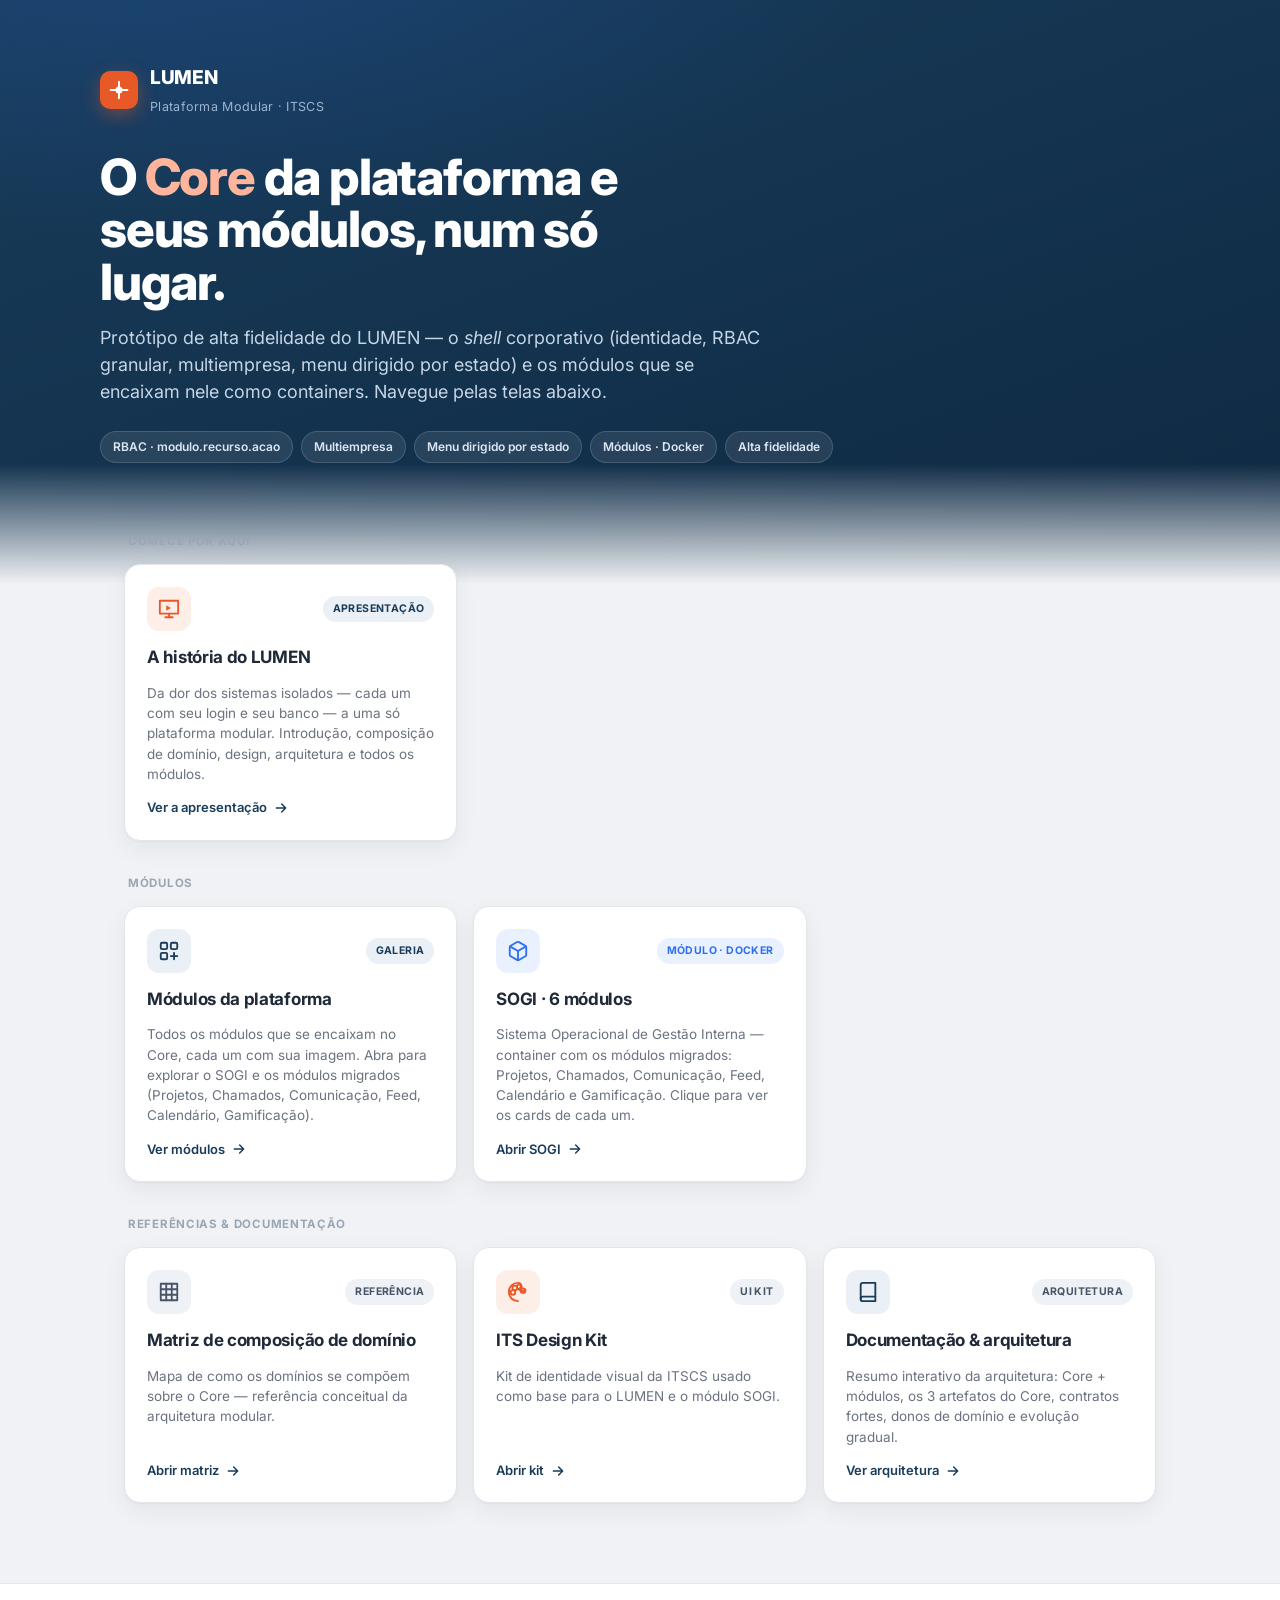
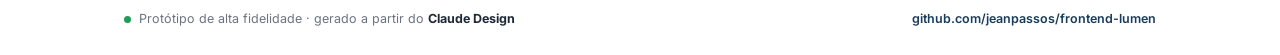
<file: index.html>
<!DOCTYPE html>
<html lang="pt-BR">
<head>
<meta charset="utf-8">
<meta name="viewport" content="width=device-width, initial-scale=1">
<title>LUMEN · Plataforma Modular — ITSCS</title>
<meta name="description" content="LUMEN Core — plataforma corporativa modular (Core + módulos). Protótipo de alta fidelidade.">
<link rel="preconnect" href="https://fonts.googleapis.com">
<link rel="preconnect" href="https://fonts.gstatic.com" crossorigin>
<link href="https://fonts.googleapis.com/css2?family=Inter:wght@400;500;600;700;800&family=JetBrains+Mono:wght@400;500;600&display=swap" rel="stylesheet">
<style>
  :root{
    --navy:#183c5a; --navy-2:#0f2942; --orange:#E85928; --blue:#2f6fed;
    --bg:#f0f2f5; --card:#ffffff; --border:#e3e7ec; --border-2:#eef0f3;
    --strong:#1f2937; --text:#374151; --muted:#6b7280; --muted-2:#9aa6b4;
    --ok:#1f9d57; --ok-bg:#e6f6ed; --sh:0 1px 2px rgba(16,30,45,.04),0 8px 24px rgba(16,30,45,.06);
  }
  *{box-sizing:border-box}
  html,body{margin:0}
  body{background:var(--bg);color:var(--text);font-family:Inter,system-ui,sans-serif;-webkit-font-smoothing:antialiased;line-height:1.5}
  .mono{font-family:'JetBrains Mono',ui-monospace,monospace}
  a{color:inherit;text-decoration:none}

  /* HERO */
  .hero{background:radial-gradient(1200px 500px at 15% -10%,rgba(46,111,237,.18),transparent 60%),linear-gradient(160deg,var(--navy),var(--navy-2));color:#eaf1f8;padding:64px 24px 120px;position:relative;overflow:hidden}
  .hero::after{content:"";position:absolute;inset:auto 0 -1px 0;height:120px;background:linear-gradient(to bottom,transparent,var(--bg))}
  .wrap{max-width:1080px;margin:0 auto}
  .brand{display:flex;align-items:center;gap:12px;margin-bottom:34px}
  .logo{width:38px;height:38px;border-radius:10px;background:var(--orange);display:grid;place-items:center;box-shadow:0 6px 18px rgba(232,89,40,.4)}
  .logo svg{display:block}
  .brand b{font-weight:800;font-size:19px;letter-spacing:-.3px;color:#fff}
  .brand span{color:#9db4cc;font-size:12.5px;letter-spacing:.3px}
  .hero h1{font-size:clamp(30px,5vw,50px);line-height:1.05;letter-spacing:-1.2px;font-weight:800;color:#fff;margin:0 0 16px;max-width:16ch}
  .hero h1 em{font-style:normal;color:#ffb59b}
  .hero p{font-size:clamp(15px,2vw,18px);color:#c6d5e6;max-width:60ch;margin:0 0 26px}
  .chips{display:flex;flex-wrap:wrap;gap:8px}
  .chip{font-size:12px;font-weight:600;padding:6px 12px;border-radius:20px;background:rgba(255,255,255,.09);border:1px solid rgba(255,255,255,.14);color:#dbe6f2}

  /* GRID */
  .stage{max-width:1080px;margin:-84px auto 0;padding:0 24px 80px;position:relative;z-index:2}
  .sec-label{font-size:11.5px;font-weight:700;letter-spacing:.7px;text-transform:uppercase;color:var(--muted-2);margin:34px 4px 14px}
  .grid{display:grid;grid-template-columns:repeat(auto-fill,minmax(320px,1fr));gap:16px}
  .card{background:var(--card);border:1px solid var(--border);border-radius:16px;padding:22px;box-shadow:var(--sh);display:flex;flex-direction:column;gap:12px;transition:transform .18s ease,box-shadow .18s ease,border-color .18s ease}
  .card:hover{transform:translateY(-3px);box-shadow:0 2px 4px rgba(16,30,45,.05),0 18px 40px rgba(16,30,45,.12);border-color:#d3dbe4}
  .card .top{display:flex;align-items:center;justify-content:space-between;gap:10px}
  .ico{width:44px;height:44px;border-radius:12px;display:grid;place-items:center;flex:none}
  .ico.navy{background:#eaf0f6;color:var(--navy)}
  .ico.blue{background:#e9f1ff;color:var(--blue)}
  .ico.orange{background:#fdeee8;color:var(--orange)}
  .ico.slate{background:#eef1f5;color:#475569}
  .seal{font-size:10.5px;font-weight:700;letter-spacing:.4px;text-transform:uppercase;padding:5px 10px;border-radius:20px;white-space:nowrap}
  .seal.core{background:#eaf0f6;color:var(--navy)}
  .seal.mod{background:#e9f1ff;color:var(--blue)}
  .seal.ext{background:#fdf2e0;color:#b06a00}
  .seal.ref{background:#eef1f5;color:#475569}
  .card h3{margin:2px 0 0;font-size:17px;font-weight:700;letter-spacing:-.3px;color:var(--strong)}
  .card p{margin:0;font-size:13.5px;color:var(--muted);flex:1}
  .card .go{display:inline-flex;align-items:center;gap:6px;font-size:13px;font-weight:600;color:var(--navy);margin-top:2px}
  .card:hover .go{color:var(--orange)}
  .card .go svg{transition:transform .18s ease}
  .card:hover .go svg{transform:translateX(3px)}
  .card.disabled{opacity:1}
  .card.disabled .go{color:var(--muted-2)}

  /* FOOTER */
  footer{border-top:1px solid var(--border);background:#fff}
  .foot{max-width:1080px;margin:0 auto;padding:26px 24px;display:flex;flex-wrap:wrap;gap:14px;align-items:center;justify-content:space-between;font-size:12.5px;color:var(--muted)}
  .foot a{color:var(--navy);font-weight:600}
  .dot{width:7px;height:7px;border-radius:50%;background:var(--ok);display:inline-block;box-shadow:0 0 0 0 rgba(31,157,87,.5);animation:pulse 2s infinite}
  @keyframes pulse{0%{box-shadow:0 0 0 0 rgba(31,157,87,.5)}70%{box-shadow:0 0 0 7px rgba(31,157,87,0)}100%{box-shadow:0 0 0 0 rgba(31,157,87,0)}}
  @media(max-width:520px){.hero{padding:44px 20px 110px}.stage{padding:0 16px 60px}}

  /* === TV / telas grandes: adapta e amplia (sem zoom) === */
  @media(min-width:1600px){
    .wrap,.stage,.foot{max-width:1320px}
    .hero{padding:80px 24px 132px}
    .hero h1{font-size:clamp(30px,5vw,60px)}
    .hero p{font-size:21px;max-width:70ch}
    .chip{font-size:14px;padding:8px 15px}
    .sec-label{font-size:13px}
    .grid{gap:22px}
    .card{padding:26px}
    .ico{width:52px;height:52px}
    .card h3{font-size:20px}
    .card p{font-size:15.5px}
    .card .go{font-size:15px}
    .seal{font-size:12px}
  }
  @media(min-width:2560px){.wrap,.stage,.foot{max-width:2000px}}
</style>
</head>
<body>
  <header class="hero">
    <div class="wrap">
      <div class="brand">
        <div class="logo"><svg width="20" height="20" viewBox="0 0 24 24" fill="none"><path d="M12 2v20M2 12h20" stroke="#fff" stroke-width="2.4" stroke-linecap="round"/><circle cx="12" cy="12" r="4.2" fill="#fff"/></svg></div>
        <div>
          <b>LUMEN</b><br>
          <span>Plataforma Modular · ITSCS</span>
        </div>
      </div>
      <h1>O <em>Core</em> da plataforma e seus módulos, num só lugar.</h1>
      <p>Protótipo de alta fidelidade do LUMEN — o <em>shell</em> corporativo (identidade, RBAC granular, multiempresa, menu dirigido por estado) e os módulos que se encaixam nele como containers. Navegue pelas telas abaixo.</p>
      <div class="chips">
        <span class="chip">RBAC · modulo.recurso.acao</span>
        <span class="chip">Multiempresa</span>
        <span class="chip">Menu dirigido por estado</span>
        <span class="chip">Módulos · Docker</span>
        <span class="chip">Alta fidelidade</span>
      </div>
    </div>
  </header>

  <main class="stage">
    <div class="sec-label">Comece por aqui</div>
    <div class="grid">
      <a class="card" href="apresentacao/">
        <div class="top">
          <div class="ico orange"><svg width="22" height="22" viewBox="0 0 24 24" fill="none" stroke="currentColor" stroke-width="2" stroke-linecap="round" stroke-linejoin="round"><path d="M2 3h20v14H2z"/><path d="M12 17v4M8 21h8"/><path d="M9 8l5 3-5 3V8z" fill="currentColor" stroke="none"/></svg></div>
          <span class="seal core">Apresentação</span>
        </div>
        <h3>A história do LUMEN</h3>
        <p>Da dor dos sistemas isolados — cada um com seu login e seu banco — a uma só plataforma modular. Introdução, composição de domínio, design, arquitetura e todos os módulos.</p>
        <span class="go">Ver a apresentação <svg width="16" height="16" viewBox="0 0 24 24" fill="none" stroke="currentColor" stroke-width="2.2" stroke-linecap="round" stroke-linejoin="round"><path d="M5 12h14M13 6l6 6-6 6"/></svg></span>
      </a>
    </div>

    <div class="sec-label">Módulos</div>
    <div class="grid">
      <a class="card" href="modulos/">
        <div class="top">
          <div class="ico navy"><svg width="22" height="22" viewBox="0 0 24 24" fill="none" stroke="currentColor" stroke-width="2" stroke-linecap="round" stroke-linejoin="round"><rect x="3" y="3" width="7" height="7" rx="1.5"/><rect x="14" y="3" width="7" height="7" rx="1.5"/><rect x="3" y="14" width="7" height="7" rx="1.5"/><path d="M14 17.5h7M17.5 14v7"/></svg></div>
          <span class="seal core">Galeria</span>
        </div>
        <h3>Módulos da plataforma</h3>
        <p>Todos os módulos que se encaixam no Core, cada um com sua imagem. Abra para explorar o SOGI e os módulos migrados (Projetos, Chamados, Comunicação, Feed, Calendário, Gamificação).</p>
        <span class="go">Ver módulos <svg width="16" height="16" viewBox="0 0 24 24" fill="none" stroke="currentColor" stroke-width="2.2" stroke-linecap="round" stroke-linejoin="round"><path d="M5 12h14M13 6l6 6-6 6"/></svg></span>
      </a>

      <a class="card" href="modulos/sogi.html">
        <div class="top">
          <div class="ico blue"><svg width="22" height="22" viewBox="0 0 24 24" fill="none" stroke="currentColor" stroke-width="2" stroke-linecap="round" stroke-linejoin="round"><path d="M21 16V8a2 2 0 0 0-1-1.73l-7-4a2 2 0 0 0-2 0l-7 4A2 2 0 0 0 3 8v8a2 2 0 0 0 1 1.73l7 4a2 2 0 0 0 2 0l7-4A2 2 0 0 0 21 16z"/><path d="M3.3 7 12 12l8.7-5M12 22V12"/></svg></div>
          <span class="seal mod">Módulo · Docker</span>
        </div>
        <h3>SOGI · 6 módulos</h3>
        <p>Sistema Operacional de Gestão Interna — container com os módulos migrados: Projetos, Chamados, Comunicação, Feed, Calendário e Gamificação. Clique para ver os cards de cada um.</p>
        <span class="go">Abrir SOGI <svg width="16" height="16" viewBox="0 0 24 24" fill="none" stroke="currentColor" stroke-width="2.2" stroke-linecap="round" stroke-linejoin="round"><path d="M5 12h14M13 6l6 6-6 6"/></svg></span>
      </a>
    </div>

    <div class="sec-label">Referências &amp; documentação</div>
    <div class="grid">
      <a class="card" href="extras/matriz-composicao-dominio.html">
        <div class="top">
          <div class="ico slate"><svg width="22" height="22" viewBox="0 0 24 24" fill="none" stroke="currentColor" stroke-width="2" stroke-linecap="round" stroke-linejoin="round"><path d="M3 3h18v18H3z"/><path d="M3 9h18M3 15h18M9 3v18M15 3v18"/></svg></div>
          <span class="seal ref">Referência</span>
        </div>
        <h3>Matriz de composição de domínio</h3>
        <p>Mapa de como os domínios se compõem sobre o Core — referência conceitual da arquitetura modular.</p>
        <span class="go">Abrir matriz <svg width="16" height="16" viewBox="0 0 24 24" fill="none" stroke="currentColor" stroke-width="2.2" stroke-linecap="round" stroke-linejoin="round"><path d="M5 12h14M13 6l6 6-6 6"/></svg></span>
      </a>

      <a class="card" href="extras/its-design-kit.html">
        <div class="top">
          <div class="ico orange"><svg width="22" height="22" viewBox="0 0 24 24" fill="none" stroke="currentColor" stroke-width="2" stroke-linecap="round" stroke-linejoin="round"><circle cx="13.5" cy="6.5" r="2.5"/><circle cx="17.5" cy="10.5" r="2.5"/><circle cx="8.5" cy="7.5" r="2.5"/><circle cx="6.5" cy="12.5" r="2.5"/><path d="M12 22a10 10 0 1 1 0-20c4 0 4 4 2 6s2 4 6 2"/></svg></div>
          <span class="seal ref">UI Kit</span>
        </div>
        <h3>ITS Design Kit</h3>
        <p>Kit de identidade visual da ITSCS usado como base para o LUMEN e o módulo SOGI.</p>
        <span class="go">Abrir kit <svg width="16" height="16" viewBox="0 0 24 24" fill="none" stroke="currentColor" stroke-width="2.2" stroke-linecap="round" stroke-linejoin="round"><path d="M5 12h14M13 6l6 6-6 6"/></svg></span>
      </a>

      <a class="card" href="arquitetura.html">
        <div class="top">
          <div class="ico navy"><svg width="22" height="22" viewBox="0 0 24 24" fill="none" stroke="currentColor" stroke-width="2" stroke-linecap="round" stroke-linejoin="round"><path d="M4 19.5A2.5 2.5 0 0 1 6.5 17H20"/><path d="M6.5 2H20v20H6.5A2.5 2.5 0 0 1 4 19.5v-15A2.5 2.5 0 0 1 6.5 2z"/></svg></div>
          <span class="seal ref">Arquitetura</span>
        </div>
        <h3>Documentação &amp; arquitetura</h3>
        <p>Resumo interativo da arquitetura: Core + módulos, os 3 artefatos do Core, contratos fortes, donos de domínio e evolução gradual.</p>
        <span class="go">Ver arquitetura <svg width="16" height="16" viewBox="0 0 24 24" fill="none" stroke="currentColor" stroke-width="2.2" stroke-linecap="round" stroke-linejoin="round"><path d="M5 12h14M13 6l6 6-6 6"/></svg></span>
      </a>
    </div>
  </main>

  <footer>
    <div class="foot">
      <div><span class="dot"></span>&nbsp; Protótipo de alta fidelidade · gerado a partir do <b style="color:var(--strong)">Claude Design</b></div>
      <div><a href="https://github.com/jeanpassos/frontend-lumen">github.com/jeanpassos/frontend-lumen</a></div>
    </div>
  </footer>
</body>
</html>
</file>
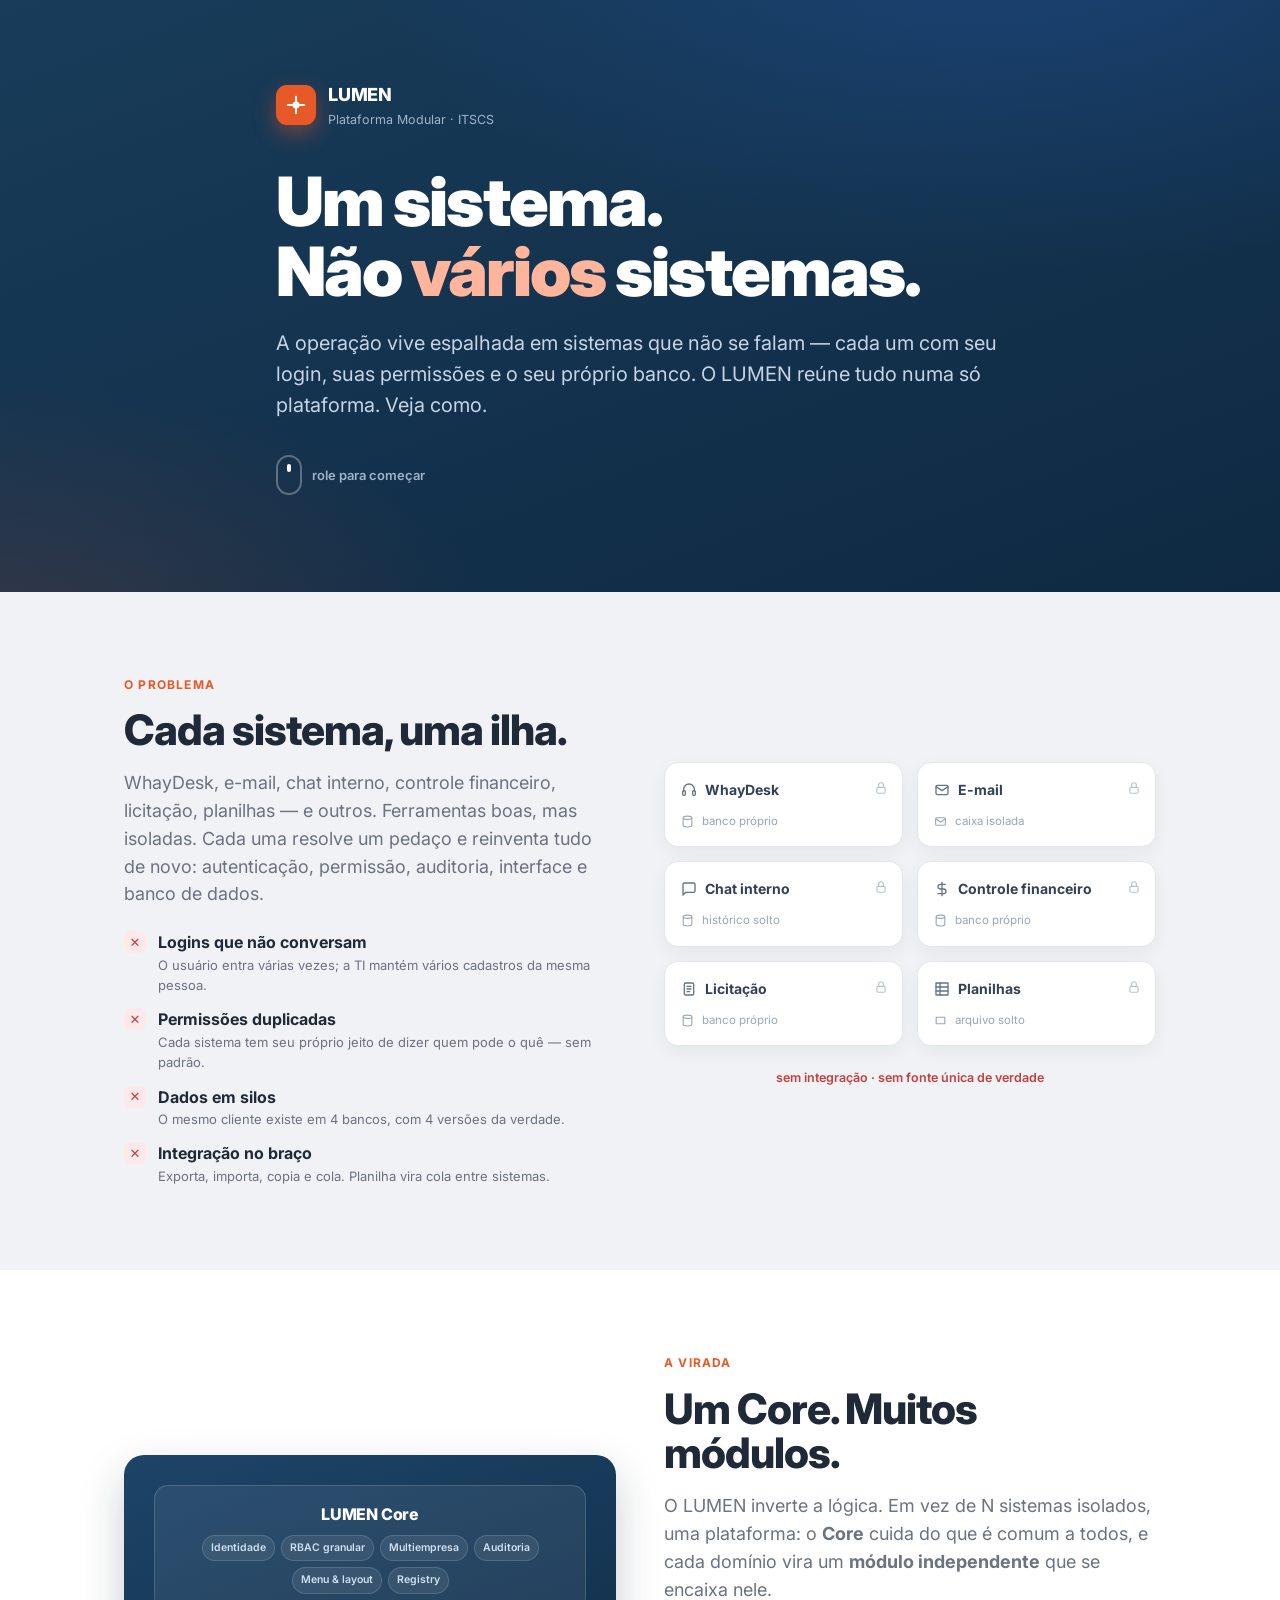
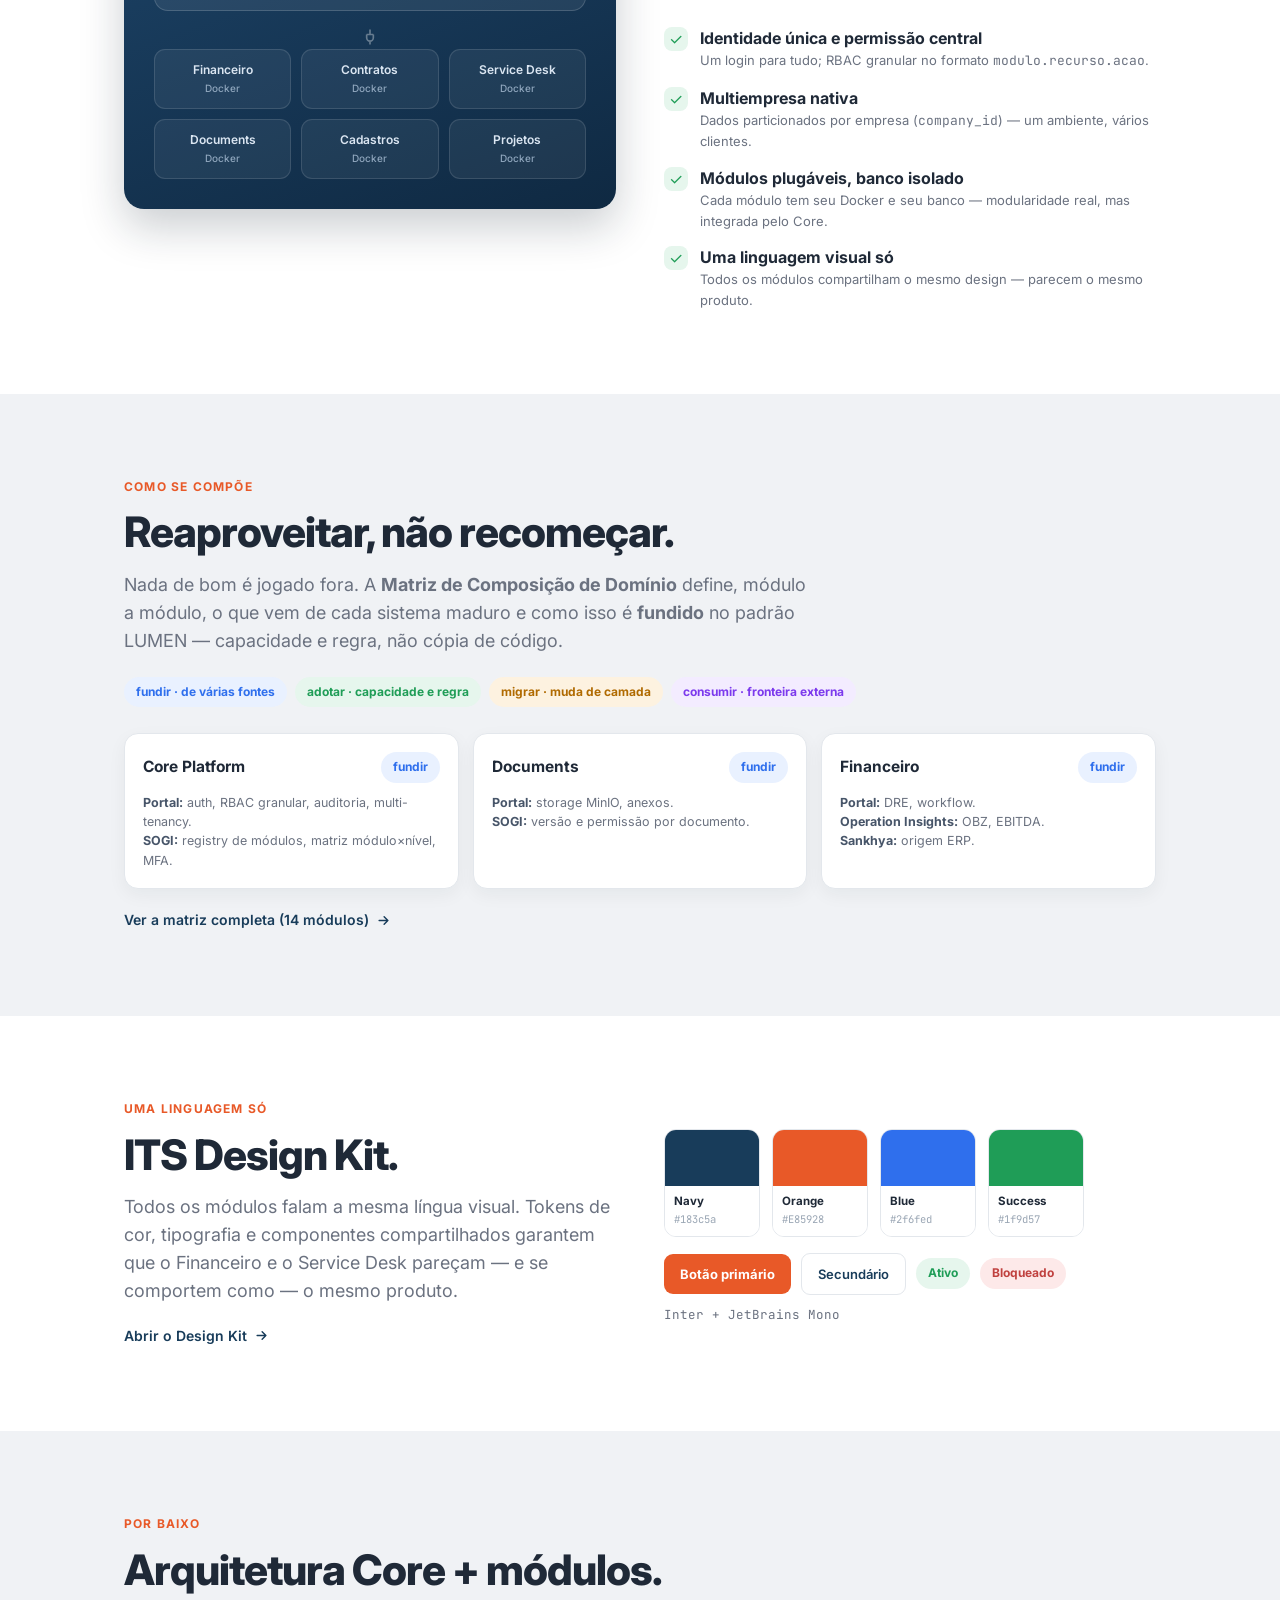
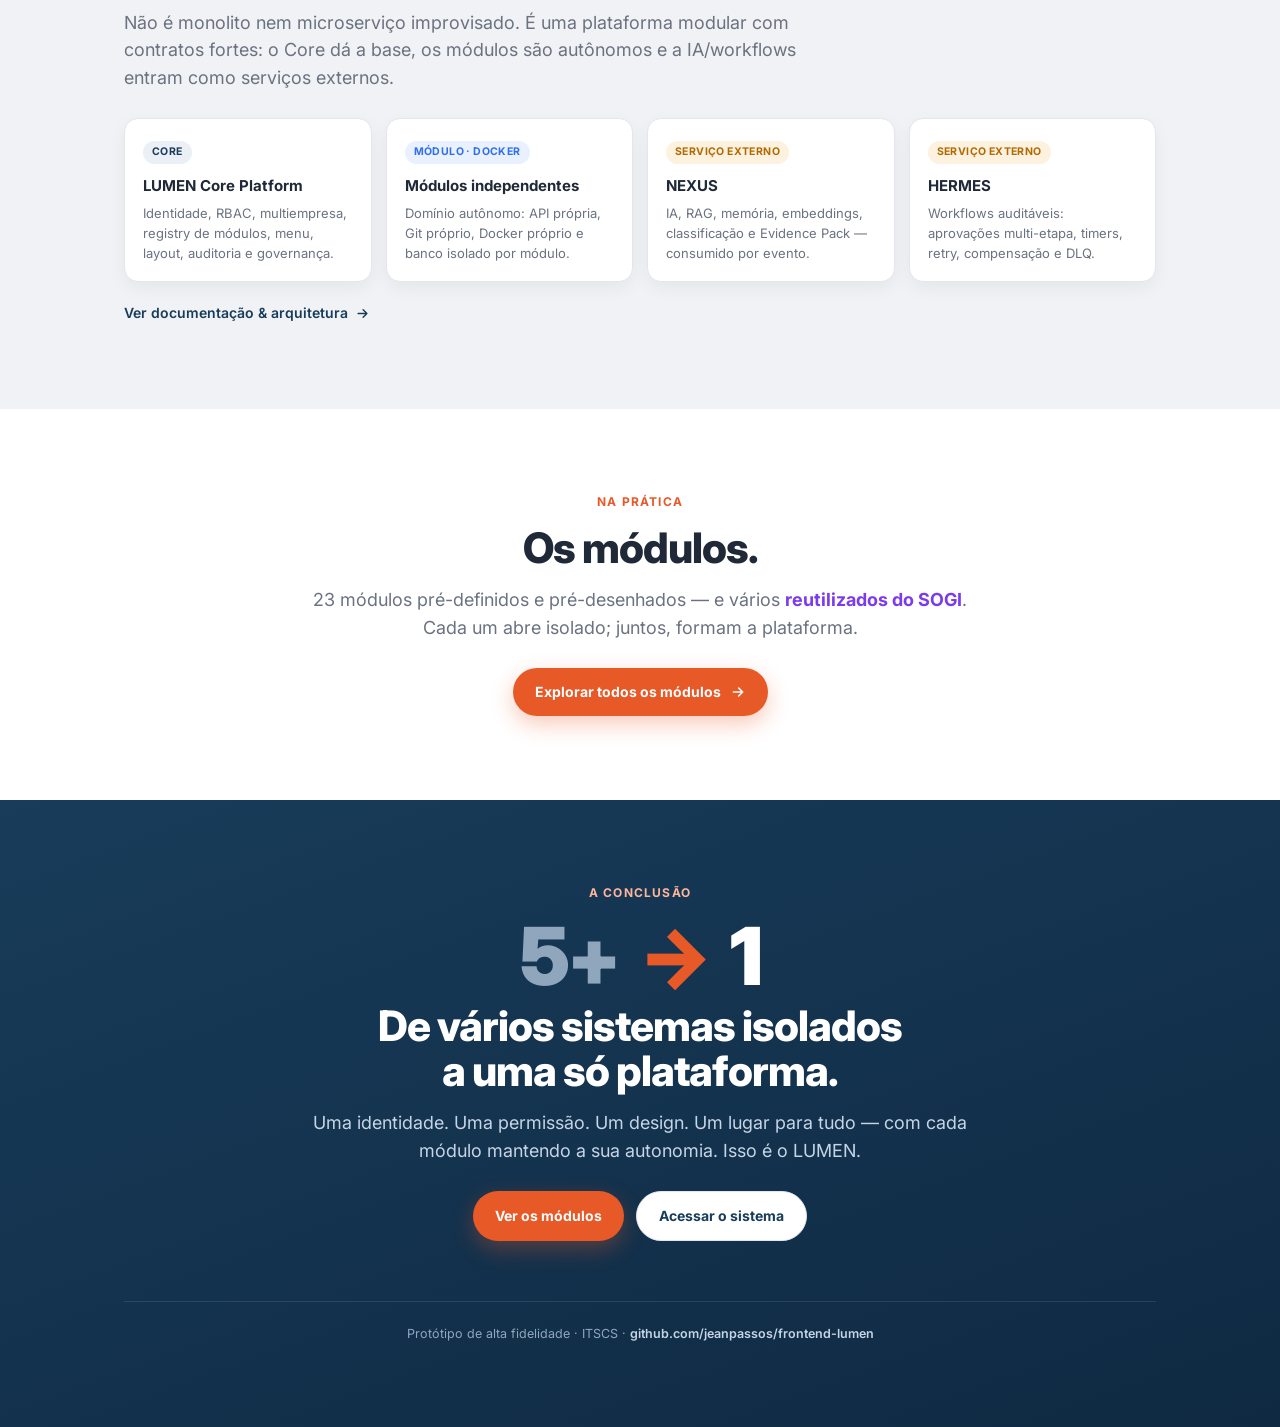
<file: apresentacao/index.html>
<!DOCTYPE html>
<html lang="pt-BR">
<head>
<meta charset="utf-8">
<meta name="viewport" content="width=device-width, initial-scale=1">
<title>LUMEN — De sistemas isolados a uma só plataforma · ITSCS</title>
<meta name="description" content="A história do LUMEN: da dor dos sistemas isolados a uma plataforma modular (Core + módulos).">
<link rel="preconnect" href="https://fonts.googleapis.com">
<link href="https://fonts.googleapis.com/css2?family=Inter:wght@400;500;600;700;800;900&family=JetBrains+Mono:wght@400;500;600&display=swap" rel="stylesheet">
<style>
  :root{
    --navy:#183c5a;--navy2:#0f2942;--orange:#E85928;--blue:#2f6fed;--sogi:#7c3aed;
    --bg:#f0f2f5;--card:#fff;--border:#e3e7ec;--strong:#1f2937;--text:#374151;--muted:#6b7280;--muted2:#9aa6b4;
    --danger:#c0413f;--ok:#1f9d57;
  }
  *{box-sizing:border-box}html{scroll-behavior:smooth}body{margin:0;background:var(--bg);color:var(--text);font-family:Inter,system-ui,sans-serif;-webkit-font-smoothing:antialiased;line-height:1.55}
  a{color:inherit;text-decoration:none}.mono{font-family:'JetBrains Mono',ui-monospace,monospace}
  .wrap{max-width:1080px;margin:0 auto;padding:0 24px}
  .eyebrow{font-size:12px;font-weight:700;letter-spacing:1.2px;text-transform:uppercase;color:var(--orange);margin:0 0 14px}
  h2{font-size:clamp(26px,4vw,42px);line-height:1.06;letter-spacing:-1px;font-weight:800;color:var(--strong);margin:0 0 16px}
  .lead{font-size:clamp(15px,1.8vw,18px);color:var(--muted);max-width:62ch;margin:0}
  section{padding:84px 0}
  .reveal{opacity:0;transform:translateY(18px);transition:opacity .6s ease,transform .6s ease}
  .reveal.in{opacity:1;transform:none}

  /* progress bar */
  .progress{position:fixed;top:0;left:0;height:3px;background:linear-gradient(to right,var(--orange),var(--blue));width:0;z-index:100;transition:width .1s linear}

  /* HERO */
  .hero{display:flex;align-items:center;background:radial-gradient(1200px 600px at 80% -10%,rgba(46,111,237,.22),transparent 55%),radial-gradient(900px 500px at 0% 110%,rgba(232,89,40,.16),transparent 55%),linear-gradient(160deg,var(--navy),var(--navy2));color:#eaf1f8;position:relative;overflow:hidden}
  .hero .wrap{padding-top:clamp(64px,9vh,120px);padding-bottom:clamp(72px,10vh,130px)}
  .hbrand{display:flex;align-items:center;gap:12px;margin-bottom:38px}
  .hlogo{width:40px;height:40px;border-radius:11px;background:var(--orange);display:grid;place-items:center;box-shadow:0 8px 22px rgba(232,89,40,.45)}
  .hbrand b{color:#fff;font-weight:800;font-size:18px;letter-spacing:-.2px}
  .hbrand span{color:#9db4cc;font-size:12.5px;display:block;margin-top:1px}
  .hero h1{font-size:clamp(34px,6.2vw,68px);line-height:1.02;letter-spacing:-2px;font-weight:900;color:#fff;margin:0 0 22px;max-width:15ch}
  .hero h1 em{font-style:normal;color:#ffb59b}
  .hero p{font-size:clamp(16px,2vw,20px);color:#c6d5e6;max-width:56ch;margin:0 0 34px}
  .scrollcue{display:inline-flex;align-items:center;gap:10px;color:#9db4cc;font-size:13px;font-weight:600}
  .scrollcue .m{width:26px;height:40px;border:2px solid rgba(255,255,255,.3);border-radius:14px;position:relative}
  .scrollcue .m::after{content:"";position:absolute;left:50%;top:7px;width:4px;height:8px;background:#fff;border-radius:3px;transform:translateX(-50%);animation:wheel 1.6s infinite}
  @keyframes wheel{0%{opacity:0;transform:translate(-50%,0)}30%{opacity:1}60%{opacity:1;transform:translate(-50%,10px)}100%{opacity:0;transform:translate(-50%,10px)}}

  /* generic split */
  .split{display:grid;grid-template-columns:1fr 1fr;gap:48px;align-items:center}
  @media(max-width:820px){.split{grid-template-columns:1fr;gap:32px}}

  /* PAIN diagram */
  .silos{display:grid;grid-template-columns:repeat(2,1fr);gap:14px}
  .silo{background:var(--card);border:1px solid var(--border);border-radius:14px;padding:16px;position:relative;box-shadow:0 6px 18px rgba(16,30,45,.05)}
  .silo .nm{font-weight:700;color:#334155;font-size:14px;display:flex;align-items:center;gap:8px}
  .silo .db{margin-top:12px;display:flex;align-items:center;gap:8px;color:var(--muted2);font-size:11.5px}
  .silo .lock{position:absolute;top:14px;right:14px;color:#b9c3cf}
  .silo .iso{margin-top:10px;font-size:10px;font-weight:700;letter-spacing:.3px;text-transform:uppercase;color:#c0413f;background:#fdeceb;display:inline-block;padding:2px 7px;border-radius:6px}
  .painlist{list-style:none;padding:0;margin:22px 0 0;display:grid;gap:12px}
  .painlist li{display:flex;gap:12px;align-items:flex-start}
  .painlist .x{flex:none;width:22px;height:22px;border-radius:7px;background:#fde9e9;color:var(--danger);display:grid;place-items:center;font-weight:800;font-size:13px;margin-top:1px}
  .painlist b{color:var(--strong)}
  .painlist small{color:var(--muted);display:block;font-size:13px}

  /* SOLUTION diagram */
  .coredia{background:linear-gradient(160deg,#1d4468,#0f2942);border-radius:20px;padding:30px;color:#eaf1f8;box-shadow:0 18px 44px rgba(16,30,45,.22)}
  .corebox{background:rgba(255,255,255,.07);border:1px solid rgba(255,255,255,.16);border-radius:14px;padding:16px 18px;text-align:center;margin-bottom:16px}
  .corebox b{color:#fff;font-size:16px;font-weight:800;letter-spacing:-.2px}
  .corebox .caps{margin-top:8px;display:flex;flex-wrap:wrap;gap:6px;justify-content:center}
  .cap{font-size:10.5px;font-weight:600;color:#cfe0f0;background:rgba(255,255,255,.08);border:1px solid rgba(255,255,255,.14);padding:4px 8px;border-radius:20px}
  .plug{display:flex;align-items:center;justify-content:center;color:rgba(255,255,255,.35);margin:2px 0}
  .mods{display:grid;grid-template-columns:repeat(3,1fr);gap:10px}
  .modchip{background:rgba(255,255,255,.06);border:1px solid rgba(255,255,255,.12);border-radius:11px;padding:11px 8px;text-align:center;font-size:12px;font-weight:600;color:#dbe6f2}
  .modchip span{display:block;font-size:10px;color:#8fa6bd;font-weight:500;margin-top:2px}
  .keys{list-style:none;padding:0;margin:22px 0 0;display:grid;gap:14px}
  .keys li{display:flex;gap:12px;align-items:flex-start}
  .keys .c{flex:none;width:24px;height:24px;border-radius:8px;background:#e6f6ed;color:var(--ok);display:grid;place-items:center;margin-top:1px}
  .keys b{color:var(--strong)}.keys small{display:block;color:var(--muted);font-size:13px}

  /* matriz */
  .legend{display:flex;flex-wrap:wrap;gap:8px;margin:22px 0 26px}
  .lg{font-size:12px;font-weight:700;padding:6px 12px;border-radius:20px}
  .lg.f{background:#e9f1ff;color:var(--blue)}.lg.a{background:#e6f6ed;color:var(--ok)}.lg.m{background:#fdf2e0;color:#b06a00}.lg.c{background:#f3ecff;color:var(--sogi)}
  .compgrid{display:grid;grid-template-columns:repeat(auto-fill,minmax(280px,1fr));gap:14px}
  .comp{background:var(--card);border:1px solid var(--border);border-radius:14px;padding:18px;box-shadow:0 6px 18px rgba(16,30,45,.05)}
  .comp .h{display:flex;align-items:center;justify-content:space-between;gap:10px;margin-bottom:10px}
  .comp h4{margin:0;font-size:15.5px;color:var(--strong);font-weight:700}
  .comp .from{font-size:12.5px;color:var(--muted);margin:0}
  .comp .from b{color:#475569}

  /* design tokens */
  .swatches{display:flex;gap:12px;flex-wrap:wrap;margin-top:6px}
  .sw{border-radius:12px;overflow:hidden;border:1px solid var(--border);width:96px}
  .sw .c{height:56px}.sw .l{padding:7px 9px;font-size:10.5px;background:#fff}
  .sw .l b{display:block;color:var(--strong);font-size:11.5px}.sw .l span{color:var(--muted2)}

  /* architecture */
  .arch{display:grid;grid-template-columns:repeat(auto-fill,minmax(200px,1fr));gap:14px}
  .apiece{background:var(--card);border:1px solid var(--border);border-radius:14px;padding:18px;box-shadow:0 6px 18px rgba(16,30,45,.05)}
  .apiece .tag{font-size:10.5px;font-weight:700;letter-spacing:.4px;text-transform:uppercase;padding:3px 9px;border-radius:20px;display:inline-block;margin-bottom:10px}
  .apiece.core .tag{background:#eaf0f6;color:var(--navy)}
  .apiece.mod .tag{background:#e9f1ff;color:var(--blue)}
  .apiece.ext .tag{background:#fdf2e0;color:#b06a00}
  .apiece h4{margin:0 0 6px;font-size:15px;color:var(--strong)}
  .apiece p{margin:0;font-size:13px;color:var(--muted)}

  .btnrow{display:flex;flex-wrap:wrap;gap:12px;margin-top:26px}
  .btn{display:inline-flex;align-items:center;gap:9px;font-weight:700;font-size:14px;padding:13px 22px;border-radius:26px;transition:transform .15s,box-shadow .15s}
  .btn.primary{background:var(--orange);color:#fff;box-shadow:0 8px 22px rgba(232,89,40,.32)}
  .btn.ghost{background:#fff;color:var(--navy);border:1px solid var(--border)}
  .btn:hover{transform:translateY(-2px)}
  .linkmore{display:inline-flex;align-items:center;gap:7px;font-weight:600;color:var(--navy);font-size:14px;margin-top:20px}
  .linkmore:hover{color:var(--orange)}

  /* conclusion */
  .concl{background:linear-gradient(160deg,var(--navy),var(--navy2));color:#eaf1f8;text-align:center}
  .concl h2{color:#fff}
  .bignum{display:flex;align-items:center;justify-content:center;gap:20px;flex-wrap:wrap;margin:12px 0 8px}
  .bignum .n{font-size:clamp(40px,8vw,80px);font-weight:900;letter-spacing:-3px;line-height:1}
  .bignum .from{color:#8fa6bd}.bignum .to{color:#fff}
  .bignum .arw{color:var(--orange)}
  .foot{border-top:1px solid rgba(255,255,255,.1);margin-top:60px;padding-top:22px;font-size:12.5px;color:#8fa6bd}
  .foot a{color:#c6d5e6;font-weight:600}

  /* === TV / telas grandes: adapta e amplia (sem zoom) === */
  @media(min-width:1600px){
    .wrap{max-width:1240px}
    .hero h1{font-size:clamp(34px,6.2vw,86px)}
    h2{font-size:clamp(26px,4vw,54px)}
    .lead{font-size:clamp(15px,1.6vw,22px)}
    .eyebrow{font-size:14px}
    .painlist b,.keys b,.comp h4,.apiece h4{font-size:17px}
    .painlist small,.keys small{font-size:15px}
    .comp .from,.apiece p{font-size:14.5px}
    .silo .nm{font-size:16px}
    .cap,.modchip{font-size:13px}
    .corebox b{font-size:19px}
    .lg{font-size:14px}
    .btn{font-size:16px;padding:15px 26px}
    .linkmore{font-size:16px}
    .bignum .n{font-size:clamp(40px,8vw,104px)}
  }
  @media(min-width:2560px){.wrap{max-width:1600px}}
</style>
</head>
<body>
<div class="progress" id="pb"></div>

<!-- HERO -->
<header class="hero">
  <div class="wrap">
    <div class="hbrand">
      <div class="hlogo"><svg width="20" height="20" viewBox="0 0 24 24" fill="none"><path d="M12 2v20M2 12h20" stroke="#fff" stroke-width="2.4" stroke-linecap="round"/><circle cx="12" cy="12" r="4.2" fill="#fff"/></svg></div>
      <div><b>LUMEN</b><span>Plataforma Modular · ITSCS</span></div>
    </div>
    <h1>Um sistema.<br>Não <em>vários</em> sistemas.</h1>
    <p>A operação vive espalhada em sistemas que não se falam — cada um com seu login, suas permissões e o seu próprio banco. O LUMEN reúne tudo numa só plataforma. Veja como.</p>
    <div class="scrollcue"><span class="m"></span> role para começar</div>
  </div>
</header>

<!-- ACT 1 — A DOR -->
<section>
  <div class="wrap split">
    <div class="reveal">
      <p class="eyebrow">O problema</p>
      <h2>Cada sistema, uma ilha.</h2>
      <p class="lead">WhayDesk, e-mail, chat interno, controle financeiro, licitação, planilhas — e outros. Ferramentas boas, mas isoladas. Cada uma resolve um pedaço e reinventa tudo de novo: autenticação, permissão, auditoria, interface e banco de dados.</p>
      <ul class="painlist">
        <li><span class="x">✕</span><div><b>Logins que não conversam</b><small>O usuário entra várias vezes; a TI mantém vários cadastros da mesma pessoa.</small></div></li>
        <li><span class="x">✕</span><div><b>Permissões duplicadas</b><small>Cada sistema tem seu próprio jeito de dizer quem pode o quê — sem padrão.</small></div></li>
        <li><span class="x">✕</span><div><b>Dados em silos</b><small>O mesmo cliente existe em 4 bancos, com 4 versões da verdade.</small></div></li>
        <li><span class="x">✕</span><div><b>Integração no braço</b><small>Exporta, importa, copia e cola. Planilha vira cola entre sistemas.</small></div></li>
      </ul>
    </div>
    <div class="reveal">
      <div class="silos">
        <div class="silo"><div class="nm"><svg width="16" height="16" viewBox="0 0 24 24" fill="none" stroke="#64748b" stroke-width="2" stroke-linecap="round" stroke-linejoin="round"><path d="M4 14v-3a8 8 0 0 1 16 0v3"/><rect x="2.5" y="13" width="4" height="7" rx="1.5"/><rect x="17.5" y="13" width="4" height="7" rx="1.5"/></svg> WhayDesk</div><div class="lock"><svg width="14" height="14" viewBox="0 0 24 24" fill="none" stroke="currentColor" stroke-width="2"><rect x="5" y="11" width="14" height="10" rx="2"/><path d="M8 11V7a4 4 0 0 1 8 0v4"/></svg></div><div class="db"><svg width="13" height="13" viewBox="0 0 24 24" fill="none" stroke="currentColor" stroke-width="2"><ellipse cx="12" cy="5" rx="8" ry="3"/><path d="M4 5v14c0 1.7 3.6 3 8 3s8-1.3 8-3V5"/></svg> banco próprio</div></div>
        <div class="silo"><div class="nm"><svg width="16" height="16" viewBox="0 0 24 24" fill="none" stroke="#64748b" stroke-width="2" stroke-linecap="round" stroke-linejoin="round"><rect x="3" y="5" width="18" height="14" rx="2"/><path d="m3 7 9 6 9-6"/></svg> E-mail</div><div class="lock"><svg width="14" height="14" viewBox="0 0 24 24" fill="none" stroke="currentColor" stroke-width="2"><rect x="5" y="11" width="14" height="10" rx="2"/><path d="M8 11V7a4 4 0 0 1 8 0v4"/></svg></div><div class="db"><svg width="13" height="13" viewBox="0 0 24 24" fill="none" stroke="currentColor" stroke-width="2"><rect x="3" y="5" width="18" height="14" rx="2"/><path d="m3 7 9 6 9-6"/></svg> caixa isolada</div></div>
        <div class="silo"><div class="nm"><svg width="16" height="16" viewBox="0 0 24 24" fill="none" stroke="#64748b" stroke-width="2" stroke-linecap="round" stroke-linejoin="round"><path d="M21 15a2 2 0 0 1-2 2H7l-4 4V5a2 2 0 0 1 2-2h14a2 2 0 0 1 2 2z"/></svg> Chat interno</div><div class="lock"><svg width="14" height="14" viewBox="0 0 24 24" fill="none" stroke="currentColor" stroke-width="2"><rect x="5" y="11" width="14" height="10" rx="2"/><path d="M8 11V7a4 4 0 0 1 8 0v4"/></svg></div><div class="db"><svg width="13" height="13" viewBox="0 0 24 24" fill="none" stroke="currentColor" stroke-width="2"><ellipse cx="12" cy="5" rx="8" ry="3"/><path d="M4 5v14c0 1.7 3.6 3 8 3s8-1.3 8-3V5"/></svg> histórico solto</div></div>
        <div class="silo"><div class="nm"><svg width="16" height="16" viewBox="0 0 24 24" fill="none" stroke="#64748b" stroke-width="2" stroke-linecap="round" stroke-linejoin="round"><line x1="12" y1="2" x2="12" y2="22"/><path d="M17 5H9.5a3.5 3.5 0 0 0 0 7h5a3.5 3.5 0 0 1 0 7H6"/></svg> Controle financeiro</div><div class="lock"><svg width="14" height="14" viewBox="0 0 24 24" fill="none" stroke="currentColor" stroke-width="2"><rect x="5" y="11" width="14" height="10" rx="2"/><path d="M8 11V7a4 4 0 0 1 8 0v4"/></svg></div><div class="db"><svg width="13" height="13" viewBox="0 0 24 24" fill="none" stroke="currentColor" stroke-width="2"><ellipse cx="12" cy="5" rx="8" ry="3"/><path d="M4 5v14c0 1.7 3.6 3 8 3s8-1.3 8-3V5"/></svg> banco próprio</div></div>
        <div class="silo"><div class="nm"><svg width="16" height="16" viewBox="0 0 24 24" fill="none" stroke="#64748b" stroke-width="2" stroke-linecap="round" stroke-linejoin="round"><rect x="5" y="3" width="14" height="18" rx="2"/><path d="M9 8h6M9 12h6M9 16h4"/></svg> Licitação</div><div class="lock"><svg width="14" height="14" viewBox="0 0 24 24" fill="none" stroke="currentColor" stroke-width="2"><rect x="5" y="11" width="14" height="10" rx="2"/><path d="M8 11V7a4 4 0 0 1 8 0v4"/></svg></div><div class="db"><svg width="13" height="13" viewBox="0 0 24 24" fill="none" stroke="currentColor" stroke-width="2"><ellipse cx="12" cy="5" rx="8" ry="3"/><path d="M4 5v14c0 1.7 3.6 3 8 3s8-1.3 8-3V5"/></svg> banco próprio</div></div>
        <div class="silo"><div class="nm"><svg width="16" height="16" viewBox="0 0 24 24" fill="none" stroke="#64748b" stroke-width="2" stroke-linecap="round" stroke-linejoin="round"><path d="M3 3h18v18H3z"/><path d="M3 9h18M3 15h18M9 3v18"/></svg> Planilhas</div><div class="lock"><svg width="14" height="14" viewBox="0 0 24 24" fill="none" stroke="currentColor" stroke-width="2"><rect x="5" y="11" width="14" height="10" rx="2"/><path d="M8 11V7a4 4 0 0 1 8 0v4"/></svg></div><div class="db"><svg width="13" height="13" viewBox="0 0 24 24" fill="none" stroke="currentColor" stroke-width="2"><path d="M4 6h16v12H4z"/></svg> arquivo solto</div></div>
      </div>
      <p style="text-align:center;color:var(--danger);font-size:12.5px;margin-top:22px;font-weight:600">sem integração · sem fonte única de verdade</p>
    </div>
  </div>
</section>

<!-- ACT 2 — A VIRADA -->
<section style="background:#fff">
  <div class="wrap split">
    <div class="reveal">
      <div class="coredia">
        <div class="corebox">
          <b>LUMEN Core</b>
          <div class="caps"><span class="cap">Identidade</span><span class="cap">RBAC granular</span><span class="cap">Multiempresa</span><span class="cap">Auditoria</span><span class="cap">Menu &amp; layout</span><span class="cap">Registry</span></div>
        </div>
        <div class="plug"><svg width="20" height="20" viewBox="0 0 24 24" fill="none" stroke="currentColor" stroke-width="2"><path d="M12 3v6M8 9h8M8 9v4a4 4 0 0 0 8 0V9M12 17v4"/></svg></div>
        <div class="mods">
          <div class="modchip">Financeiro<span>Docker</span></div>
          <div class="modchip">Contratos<span>Docker</span></div>
          <div class="modchip">Service Desk<span>Docker</span></div>
          <div class="modchip">Documents<span>Docker</span></div>
          <div class="modchip">Cadastros<span>Docker</span></div>
          <div class="modchip">Projetos<span>Docker</span></div>
        </div>
      </div>
    </div>
    <div class="reveal">
      <p class="eyebrow">A virada</p>
      <h2>Um Core. Muitos módulos.</h2>
      <p class="lead">O LUMEN inverte a lógica. Em vez de N sistemas isolados, uma plataforma: o <b>Core</b> cuida do que é comum a todos, e cada domínio vira um <b>módulo independente</b> que se encaixa nele.</p>
      <ul class="keys">
        <li><span class="c">✓</span><div><b>Identidade única e permissão central</b><small>Um login para tudo; RBAC granular no formato <span class="mono">modulo.recurso.acao</span>.</small></div></li>
        <li><span class="c">✓</span><div><b>Multiempresa nativa</b><small>Dados particionados por empresa (<span class="mono">company_id</span>) — um ambiente, vários clientes.</small></div></li>
        <li><span class="c">✓</span><div><b>Módulos plugáveis, banco isolado</b><small>Cada módulo tem seu Docker e seu banco — modularidade real, mas integrada pelo Core.</small></div></li>
        <li><span class="c">✓</span><div><b>Uma linguagem visual só</b><small>Todos os módulos compartilham o mesmo design — parecem o mesmo produto.</small></div></li>
      </ul>
    </div>
  </div>
</section>

<!-- ACT 3 — COMPOSIÇÃO -->
<section>
  <div class="wrap">
    <div class="reveal">
      <p class="eyebrow">Como se compõe</p>
      <h2>Reaproveitar, não recomeçar.</h2>
      <p class="lead">Nada de bom é jogado fora. A <b>Matriz de Composição de Domínio</b> define, módulo a módulo, o que vem de cada sistema maduro e como isso é <b>fundido</b> no padrão LUMEN — capacidade e regra, não cópia de código.</p>
      <div class="legend">
        <span class="lg f">fundir · de várias fontes</span>
        <span class="lg a">adotar · capacidade e regra</span>
        <span class="lg m">migrar · muda de camada</span>
        <span class="lg c">consumir · fronteira externa</span>
      </div>
    </div>
    <div class="compgrid">
      <div class="comp reveal"><div class="h"><h4>Core Platform</h4><span class="lg f">fundir</span></div><p class="from"><b>Portal:</b> auth, RBAC granular, auditoria, multi-tenancy.<br><b>SOGI:</b> registry de módulos, matriz módulo×nível, MFA.</p></div>
      <div class="comp reveal"><div class="h"><h4>Documents</h4><span class="lg f">fundir</span></div><p class="from"><b>Portal:</b> storage MinIO, anexos.<br><b>SOGI:</b> versão e permissão por documento.</p></div>
      <div class="comp reveal"><div class="h"><h4>Financeiro</h4><span class="lg f">fundir</span></div><p class="from"><b>Portal:</b> DRE, workflow.<br><b>Operation Insights:</b> OBZ, EBITDA.<br><b>Sankhya:</b> origem ERP.</p></div>
    </div>
    <a class="linkmore" href="../extras/matriz-composicao-dominio.html" target="_blank" rel="noopener">Ver a matriz completa (14 módulos) <svg width="15" height="15" viewBox="0 0 24 24" fill="none" stroke="currentColor" stroke-width="2.3" stroke-linecap="round" stroke-linejoin="round"><path d="M5 12h14M13 6l6 6-6 6"/></svg></a>
  </div>
</section>

<!-- ACT 4 — DESIGN KIT -->
<section style="background:#fff">
  <div class="wrap split">
    <div class="reveal">
      <p class="eyebrow">Uma linguagem só</p>
      <h2>ITS Design Kit.</h2>
      <p class="lead">Todos os módulos falam a mesma língua visual. Tokens de cor, tipografia e componentes compartilhados garantem que o Financeiro e o Service Desk pareçam — e se comportem como — o mesmo produto.</p>
      <a class="linkmore" href="../extras/its-design-kit.html" target="_blank" rel="noopener">Abrir o Design Kit <svg width="15" height="15" viewBox="0 0 24 24" fill="none" stroke="currentColor" stroke-width="2.3" stroke-linecap="round" stroke-linejoin="round"><path d="M5 12h14M13 6l6 6-6 6"/></svg></a>
    </div>
    <div class="reveal">
      <div class="swatches">
        <div class="sw"><div class="c" style="background:#183c5a"></div><div class="l"><b>Navy</b><span class="mono">#183c5a</span></div></div>
        <div class="sw"><div class="c" style="background:#E85928"></div><div class="l"><b>Orange</b><span class="mono">#E85928</span></div></div>
        <div class="sw"><div class="c" style="background:#2f6fed"></div><div class="l"><b>Blue</b><span class="mono">#2f6fed</span></div></div>
        <div class="sw"><div class="c" style="background:#1f9d57"></div><div class="l"><b>Success</b><span class="mono">#1f9d57</span></div></div>
      </div>
      <div style="margin-top:16px;display:flex;gap:10px;flex-wrap:wrap;align-items:center">
        <span style="background:var(--orange);color:#fff;font-weight:700;font-size:13px;padding:10px 16px;border-radius:9px">Botão primário</span>
        <span style="background:#fff;color:var(--navy);border:1px solid var(--border);font-weight:600;font-size:13px;padding:10px 16px;border-radius:9px">Secundário</span>
        <span style="background:#e6f6ed;color:var(--ok);font-weight:700;font-size:12px;padding:6px 12px;border-radius:20px">Ativo</span>
        <span style="background:#fde9e9;color:var(--danger);font-weight:700;font-size:12px;padding:6px 12px;border-radius:20px">Bloqueado</span>
        <span class="mono" style="color:var(--muted);font-size:12.5px">Inter + JetBrains Mono</span>
      </div>
    </div>
  </div>
</section>

<!-- ACT 5 — ARQUITETURA -->
<section>
  <div class="wrap">
    <div class="reveal">
      <p class="eyebrow">Por baixo</p>
      <h2>Arquitetura Core + módulos.</h2>
      <p class="lead">Não é monolito nem microserviço improvisado. É uma plataforma modular com contratos fortes: o Core dá a base, os módulos são autônomos e a IA/workflows entram como serviços externos.</p>
    </div>
    <div class="arch" style="margin-top:26px">
      <div class="apiece core reveal"><span class="tag">Core</span><h4>LUMEN Core Platform</h4><p>Identidade, RBAC, multiempresa, registry de módulos, menu, layout, auditoria e governança.</p></div>
      <div class="apiece mod reveal"><span class="tag">Módulo · Docker</span><h4>Módulos independentes</h4><p>Domínio autônomo: API própria, Git próprio, Docker próprio e banco isolado por módulo.</p></div>
      <div class="apiece ext reveal"><span class="tag">Serviço externo</span><h4>NEXUS</h4><p>IA, RAG, memória, embeddings, classificação e Evidence Pack — consumido por evento.</p></div>
      <div class="apiece ext reveal"><span class="tag">Serviço externo</span><h4>HERMES</h4><p>Workflows auditáveis: aprovações multi-etapa, timers, retry, compensação e DLQ.</p></div>
    </div>
    <a class="linkmore" href="../arquitetura.html">Ver documentação &amp; arquitetura <svg width="15" height="15" viewBox="0 0 24 24" fill="none" stroke="currentColor" stroke-width="2.3" stroke-linecap="round" stroke-linejoin="round"><path d="M5 12h14M13 6l6 6-6 6"/></svg></a>
  </div>
</section>

<!-- ACT 6 — MÓDULOS -->
<section style="background:#fff">
  <div class="wrap" style="text-align:center">
    <div class="reveal">
      <p class="eyebrow" style="justify-content:center">Na prática</p>
      <h2>Os módulos.</h2>
      <p class="lead" style="margin:0 auto">23 módulos pré-definidos e pré-desenhados — e vários <b style="color:var(--sogi)">reutilizados do SOGI</b>. Cada um abre isolado; juntos, formam a plataforma.</p>
      <div class="btnrow" style="justify-content:center">
        <a class="btn primary" href="../modulos/">Explorar todos os módulos <svg width="16" height="16" viewBox="0 0 24 24" fill="none" stroke="currentColor" stroke-width="2.3" stroke-linecap="round" stroke-linejoin="round"><path d="M5 12h14M13 6l6 6-6 6"/></svg></a>
      </div>
    </div>
  </div>
</section>

<!-- CONCLUSÃO -->
<section class="concl">
  <div class="wrap">
    <div class="reveal">
      <p class="eyebrow" style="color:#ffb59b">A conclusão</p>
      <div class="bignum">
        <span class="n from">5+</span>
        <span class="n arw">→</span>
        <span class="n to">1</span>
      </div>
      <h2>De vários sistemas isolados<br>a uma só plataforma.</h2>
      <p class="lead" style="color:#c6d5e6;margin:0 auto">Uma identidade. Uma permissão. Um design. Um lugar para tudo — com cada módulo mantendo a sua autonomia. Isso é o LUMEN.</p>
      <div class="btnrow" style="justify-content:center">
        <a class="btn primary" href="../modulos/">Ver os módulos</a>
        <a class="btn ghost" href="../core/" target="_blank" rel="noopener">Acessar o sistema</a>
      </div>
      <div class="foot">Protótipo de alta fidelidade · ITSCS · <a href="https://github.com/jeanpassos/frontend-lumen">github.com/jeanpassos/frontend-lumen</a></div>
    </div>
  </div>
</section>

<script>
  // reveal on scroll
  var io = new IntersectionObserver(function(es){ es.forEach(function(e){ if(e.isIntersecting){ e.target.classList.add('in'); io.unobserve(e.target); } }); }, {threshold:.12});
  document.querySelectorAll('.reveal').forEach(function(el){ io.observe(el); });
  // progress bar
  var pb = document.getElementById('pb');
  addEventListener('scroll', function(){
    var h = document.documentElement;
    var p = h.scrollTop / (h.scrollHeight - h.clientHeight);
    pb.style.width = (p*100) + '%';
  }, {passive:true});
</script>
</body>
</html>
</file>
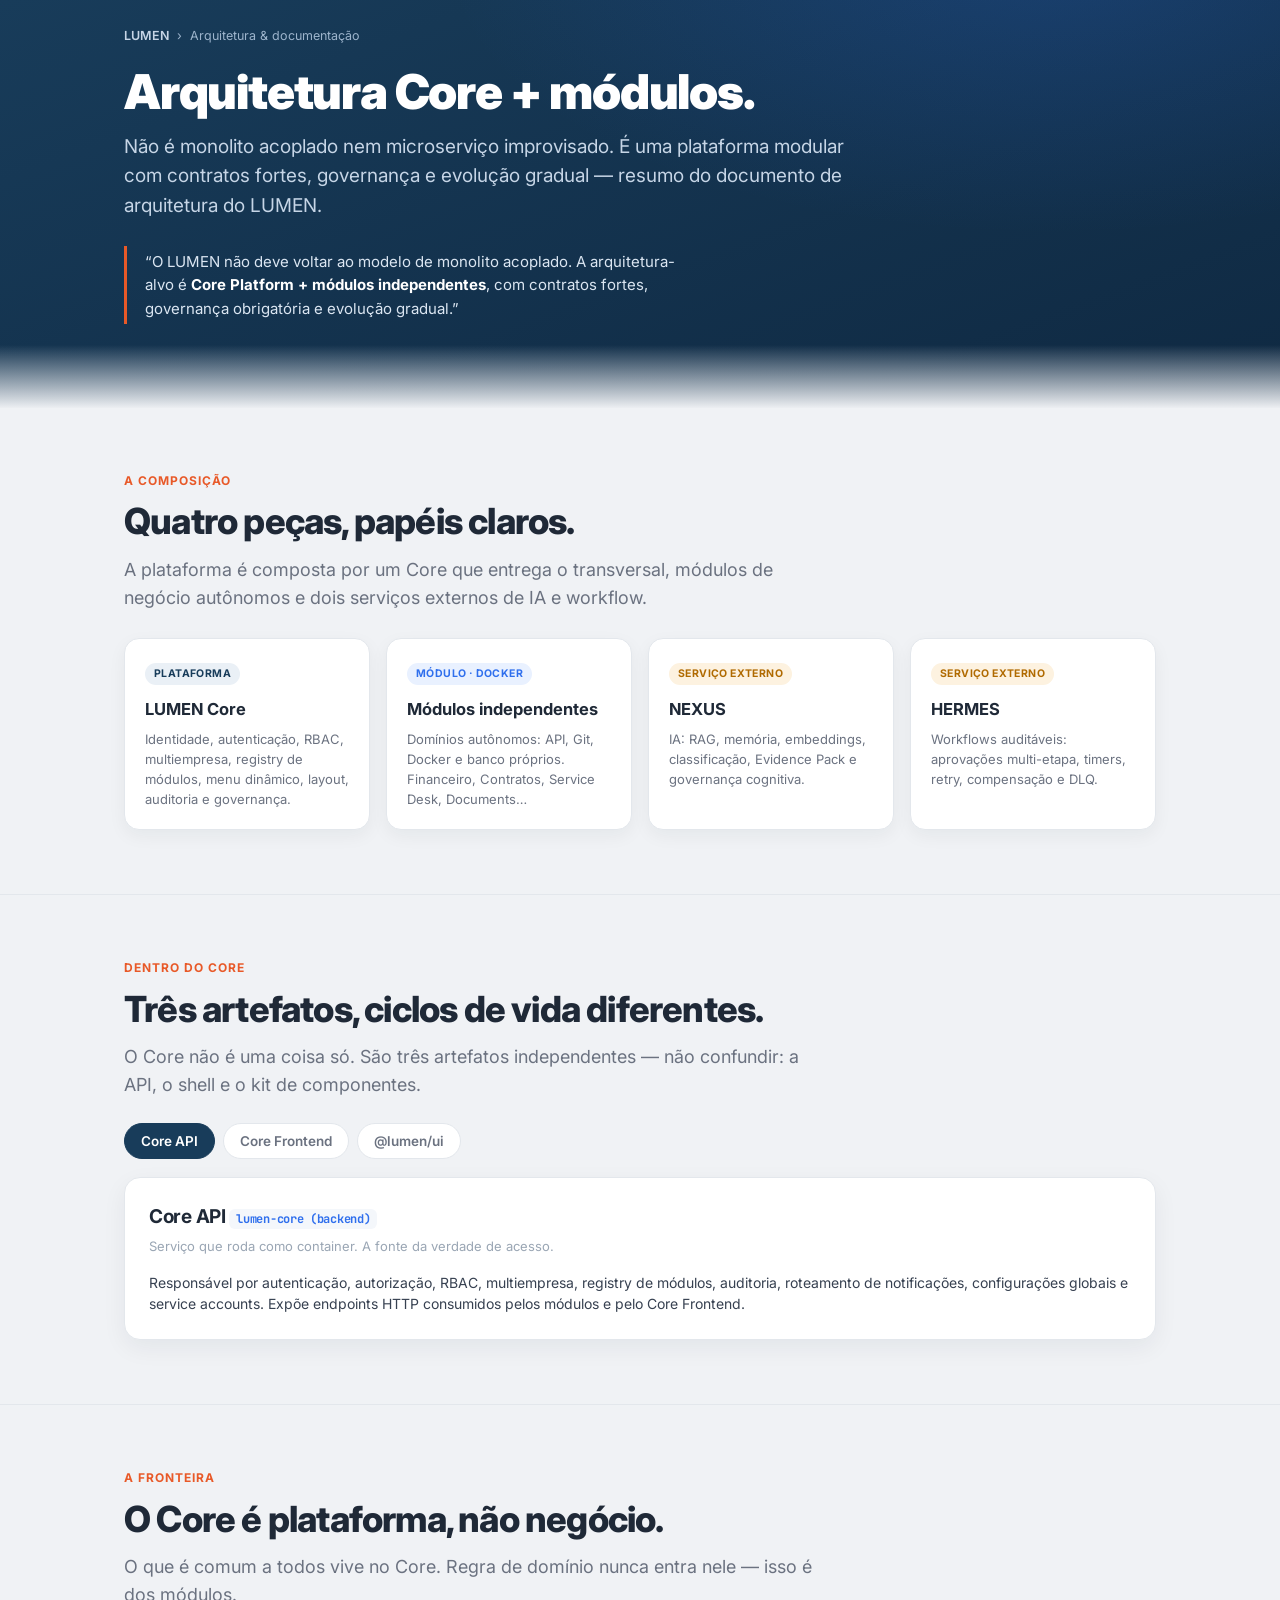
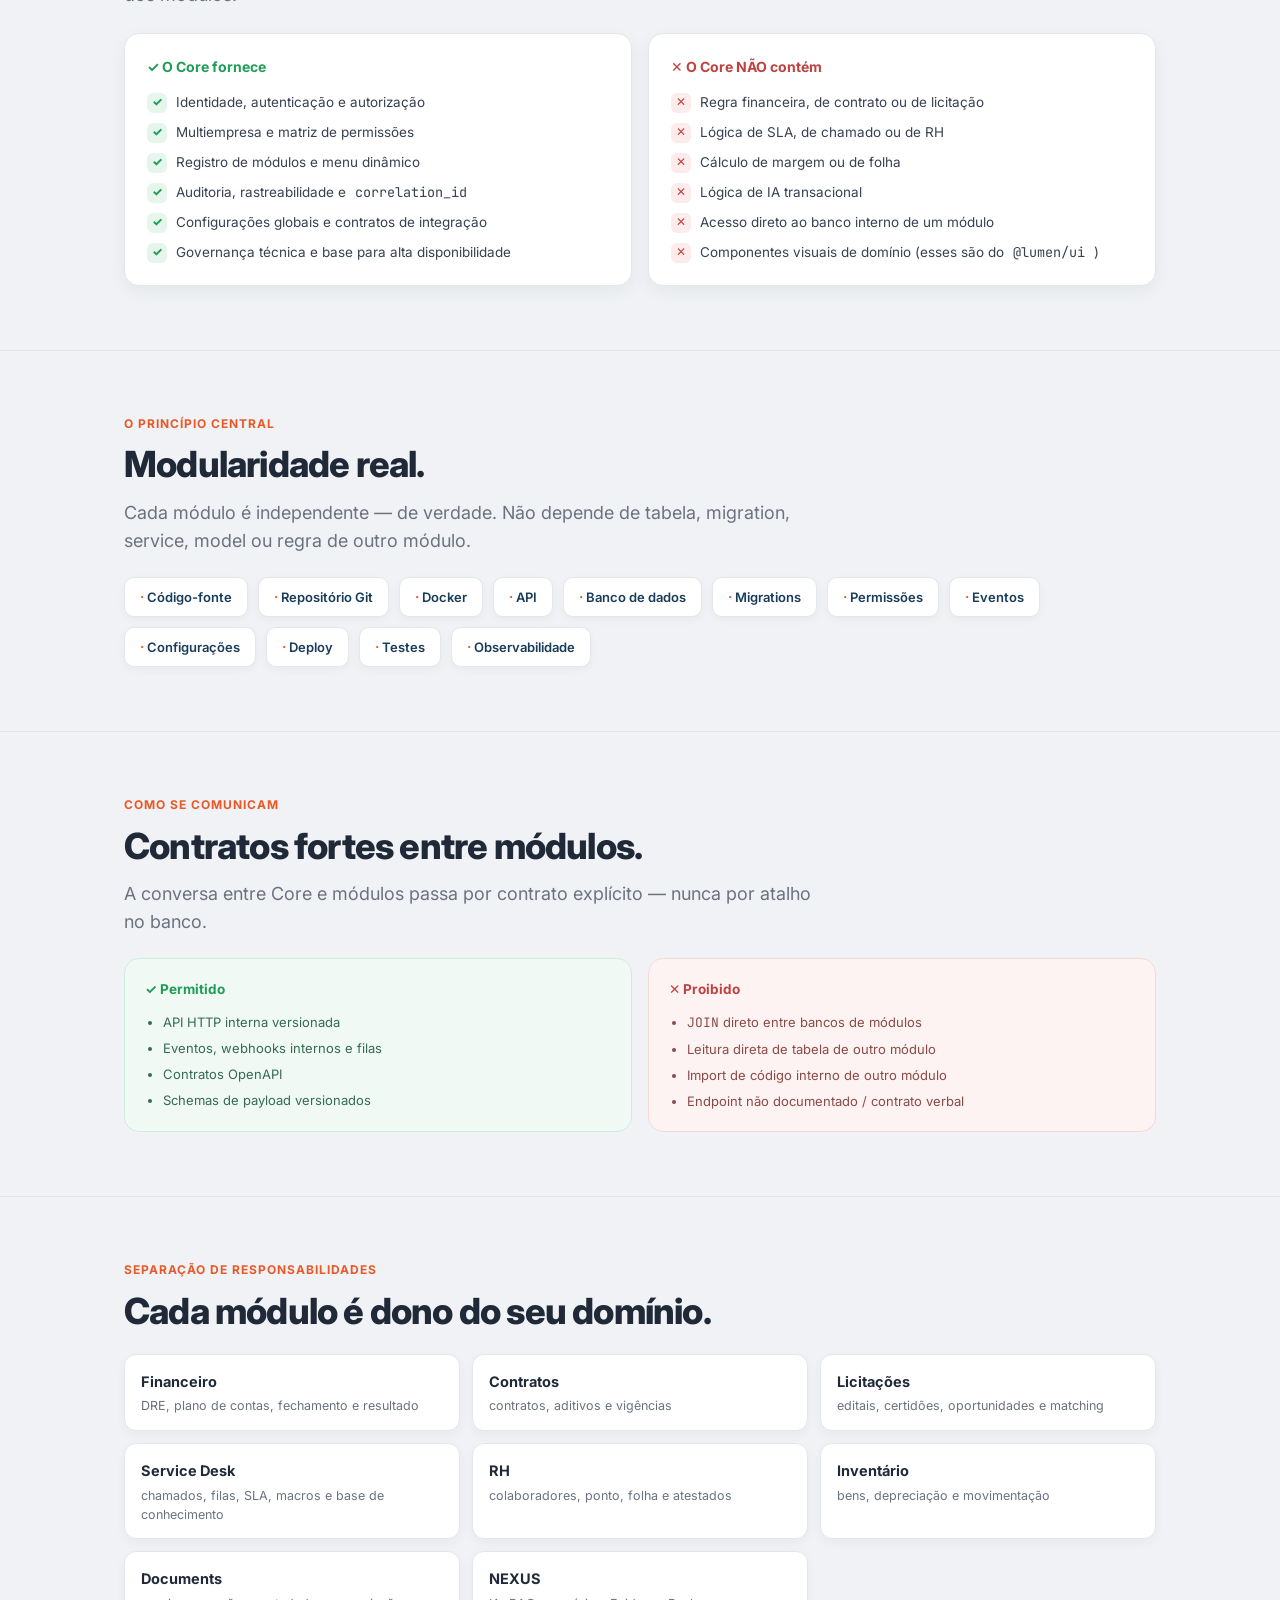
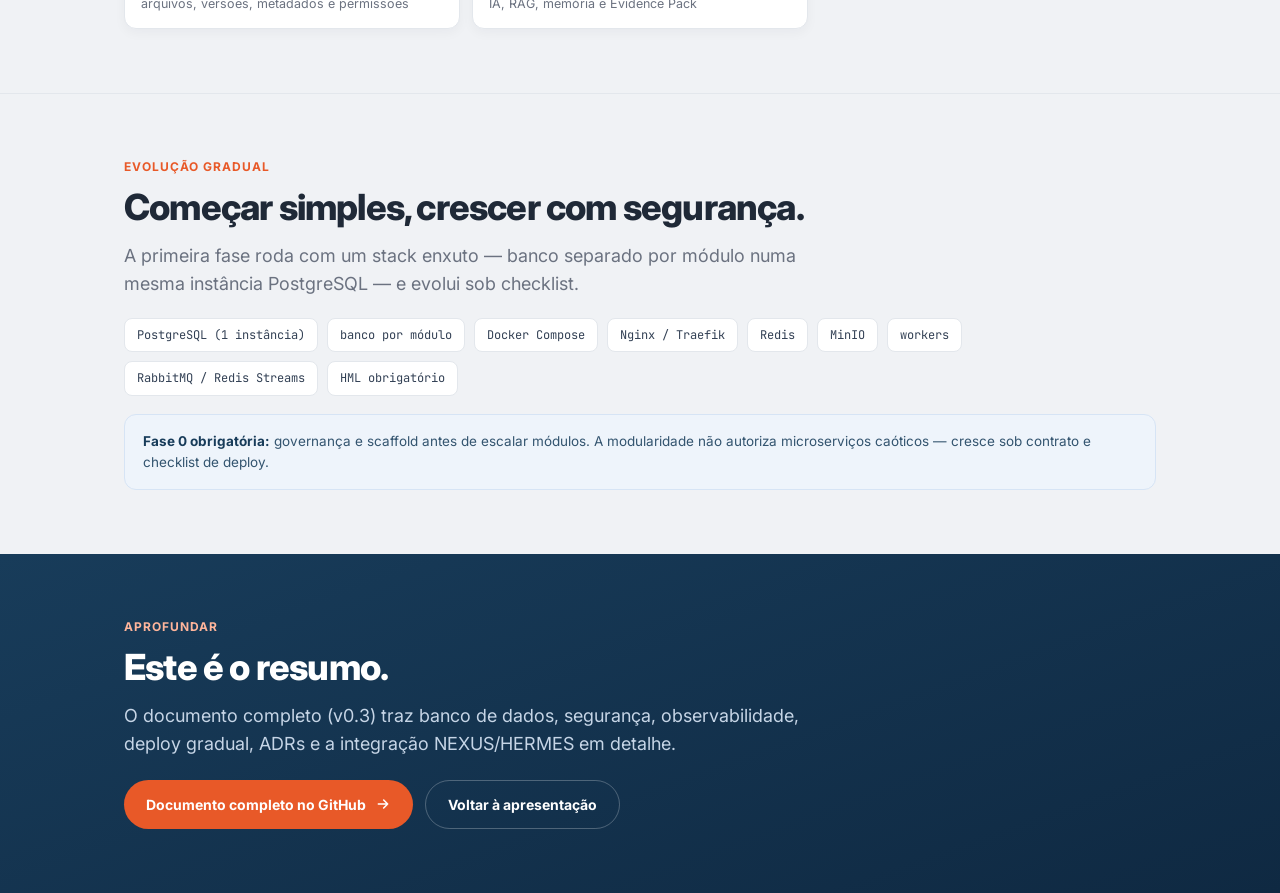
<file: arquitetura.html>
<!DOCTYPE html>
<html lang="pt-BR">
<head>
<meta charset="utf-8">
<meta name="viewport" content="width=device-width, initial-scale=1">
<title>Arquitetura &amp; Documentação — LUMEN · ITSCS</title>
<meta name="description" content="Arquitetura do LUMEN: Core Platform + módulos independentes, contratos fortes e evolução gradual.">
<link rel="preconnect" href="https://fonts.googleapis.com">
<link href="https://fonts.googleapis.com/css2?family=Inter:wght@400;500;600;700;800;900&family=JetBrains+Mono:wght@400;500;600&display=swap" rel="stylesheet">
<style>
  :root{--navy:#183c5a;--navy2:#0f2942;--orange:#E85928;--blue:#2f6fed;--sogi:#7c3aed;--bg:#f0f2f5;--card:#fff;--border:#e3e7ec;--strong:#1f2937;--text:#374151;--muted:#6b7280;--muted2:#9aa6b4;--ok:#1f9d57;--danger:#c0413f}
  *{box-sizing:border-box}html{scroll-behavior:smooth}body{margin:0;background:var(--bg);color:var(--text);font-family:Inter,system-ui,sans-serif;-webkit-font-smoothing:antialiased;line-height:1.55}
  a{color:inherit;text-decoration:none}.mono{font-family:'JetBrains Mono',ui-monospace,monospace}
  .wrap{max-width:1080px;margin:0 auto;padding:0 24px}
  .eyebrow{font-size:12px;font-weight:700;letter-spacing:1px;text-transform:uppercase;color:var(--orange);margin:0 0 12px}
  h2{font-size:clamp(23px,3.2vw,36px);line-height:1.1;letter-spacing:-.8px;font-weight:800;color:var(--strong);margin:0 0 14px}
  .lead{font-size:clamp(15px,1.7vw,18px);color:var(--muted);max-width:64ch;margin:0}
  section{padding:64px 0;border-top:1px solid var(--border)}
  section:first-of-type{border-top:0}
  .reveal{opacity:0;transform:translateY(16px);transition:opacity .55s ease,transform .55s ease}
  .reveal.in{opacity:1;transform:none}
  .progress{position:fixed;top:0;left:0;height:3px;background:linear-gradient(to right,var(--orange),var(--blue));width:0;z-index:100}

  /* hero */
  .hero{background:radial-gradient(1100px 500px at 82% -10%,rgba(46,111,237,.2),transparent 55%),linear-gradient(160deg,var(--navy),var(--navy2));color:#eaf1f8;padding:26px 24px 84px;position:relative}
  .hero::after{content:"";position:absolute;inset:auto 0 -1px 0;height:64px;background:linear-gradient(to bottom,transparent,var(--bg))}
  .crumbs{display:flex;align-items:center;gap:8px;font-size:12.5px;color:#9db4cc;margin-bottom:22px}
  .crumbs a{color:#c6d5e6;font-weight:600}.crumbs a:hover{color:#fff}
  .hero h1{font-size:clamp(28px,4.4vw,48px);line-height:1.05;letter-spacing:-1.2px;font-weight:900;color:#fff;margin:0 0 14px;max-width:20ch}
  .hero p{font-size:clamp(15px,1.8vw,19px);color:#c6d5e6;max-width:62ch;margin:0}
  .heroquote{margin-top:26px;border-left:3px solid var(--orange);padding:4px 0 4px 18px;color:#dbe6f2;font-size:15px;max-width:64ch}
  .heroquote b{color:#fff}

  /* pieces (4 componentes) */
  .grid4{display:grid;grid-template-columns:repeat(auto-fill,minmax(240px,1fr));gap:16px;margin-top:26px}
  .piece{background:var(--card);border:1px solid var(--border);border-radius:15px;padding:20px;box-shadow:0 6px 18px rgba(16,30,45,.05)}
  .piece .tag{font-size:10.5px;font-weight:700;letter-spacing:.4px;text-transform:uppercase;padding:3px 9px;border-radius:20px;display:inline-block;margin-bottom:12px}
  .piece.core .tag{background:#eaf0f6;color:var(--navy)}
  .piece.mod .tag{background:#e9f1ff;color:var(--blue)}
  .piece.ext .tag{background:#fdf2e0;color:#b06a00}
  .piece h3{margin:0 0 6px;font-size:16.5px;color:var(--strong);font-weight:700}
  .piece p{margin:0;font-size:13px;color:var(--muted)}

  /* tabs (3 artefatos) */
  .tabs{display:flex;gap:8px;flex-wrap:wrap;margin:24px 0 18px}
  .tab{font:600 13.5px Inter,system-ui;padding:9px 16px;border-radius:22px;border:1px solid var(--border);background:#fff;color:var(--muted);cursor:pointer;transition:.15s}
  .tab.on{background:var(--navy);color:#fff;border-color:var(--navy)}
  .panel{display:none;background:var(--card);border:1px solid var(--border);border-radius:16px;padding:24px;box-shadow:0 8px 24px rgba(16,30,45,.06)}
  .panel.on{display:block;animation:fade .3s ease}
  @keyframes fade{from{opacity:0;transform:translateY(8px)}to{opacity:1;transform:none}}
  .panel h3{margin:0 0 4px;font-size:19px;color:var(--strong);letter-spacing:-.3px}
  .panel .sub{font-size:13px;color:var(--muted2);margin:0 0 16px}
  .panel .code{font-family:'JetBrains Mono',monospace;font-size:12px;color:var(--blue);background:#f4f7fb;padding:2px 7px;border-radius:6px}
  .taglist{display:flex;flex-wrap:wrap;gap:8px;margin-top:14px}
  .taglist span{font-size:12px;font-weight:500;color:#475569;background:#eef1f5;border:1px solid var(--border);padding:5px 11px;border-radius:8px}

  /* fornece / não contém */
  .two{display:grid;grid-template-columns:1fr 1fr;gap:16px;margin-top:24px}
  @media(max-width:720px){.two{grid-template-columns:1fr}}
  .col{background:var(--card);border:1px solid var(--border);border-radius:15px;padding:22px;box-shadow:0 6px 18px rgba(16,30,45,.05)}
  .col h4{margin:0 0 14px;font-size:14px;font-weight:700;display:flex;align-items:center;gap:8px}
  .col.yes h4{color:var(--ok)}.col.no h4{color:var(--danger)}
  .col ul{list-style:none;margin:0;padding:0;display:grid;gap:9px}
  .col li{display:flex;gap:9px;align-items:flex-start;font-size:13.5px;color:var(--text)}
  .col .ic{flex:none;width:20px;height:20px;border-radius:6px;display:grid;place-items:center;font-weight:800;font-size:12px;margin-top:1px}
  .col.yes .ic{background:#e6f6ed;color:var(--ok)}.col.no .ic{background:#fdeceb;color:var(--danger)}

  /* chips modularidade */
  .chips{display:flex;flex-wrap:wrap;gap:10px;margin-top:22px}
  .chips span{font-size:13px;font-weight:600;color:var(--navy);background:#fff;border:1px solid var(--border);padding:9px 15px;border-radius:10px;box-shadow:0 3px 10px rgba(16,30,45,.04)}
  .chips span b{color:var(--orange)}

  /* contratos */
  .contr{display:grid;grid-template-columns:1fr 1fr;gap:16px;margin-top:22px}
  @media(max-width:720px){.contr{grid-template-columns:1fr}}
  .contr .box{border-radius:15px;padding:20px}
  .contr .ok{background:#f0f9f4;border:1px solid #cdeede}
  .contr .no{background:#fdf3f2;border:1px solid #f6d9d6}
  .contr h4{margin:0 0 12px;font-size:13.5px;font-weight:700}
  .contr .ok h4{color:var(--ok)}.contr .no h4{color:var(--danger)}
  .contr ul{margin:0;padding-left:18px;display:grid;gap:6px;font-size:13px}
  .contr .no ul{color:#8a4b48}.contr .ok ul{color:#356b52}

  /* donos de domínio */
  .owners{display:grid;grid-template-columns:repeat(auto-fill,minmax(260px,1fr));gap:12px;margin-top:22px}
  .owner{background:var(--card);border:1px solid var(--border);border-radius:12px;padding:14px 16px;box-shadow:0 4px 12px rgba(16,30,45,.04)}
  .owner b{color:var(--strong);font-size:14.5px}
  .owner span{display:block;font-size:12.5px;color:var(--muted);margin-top:3px}

  /* fase */
  .stack{display:flex;flex-wrap:wrap;gap:9px;margin-top:20px}
  .stack span{font-family:'JetBrains Mono',monospace;font-size:12px;color:#334155;background:#fff;border:1px solid var(--border);padding:7px 12px;border-radius:8px}
  .phase-note{margin-top:18px;background:#eef4fb;border:1px solid #d6e4f5;border-radius:12px;padding:16px 18px;font-size:13.5px;color:#33546f}
  .phase-note b{color:var(--navy)}

  .linkmore{display:inline-flex;align-items:center;gap:7px;font-weight:600;color:var(--navy);font-size:14px;margin-top:8px}
  .linkmore:hover{color:var(--orange)}
  .cta{background:linear-gradient(160deg,var(--navy),var(--navy2));color:#eaf1f8;border-top:0}
  .cta h2{color:#fff}.cta .lead{color:#c6d5e6}
  .btnrow{display:flex;flex-wrap:wrap;gap:12px;margin-top:22px}
  .btn{display:inline-flex;align-items:center;gap:9px;font-weight:700;font-size:14px;padding:13px 22px;border-radius:26px}
  .btn.primary{background:var(--orange);color:#fff}
  .btn.ghost{background:transparent;color:#fff;border:1px solid rgba(255,255,255,.25)}

  /* === TV / telas grandes: adapta e amplia (sem zoom) === */
  @media(min-width:1600px){
    .wrap{max-width:1280px}
    .hero h1{font-size:clamp(28px,4.4vw,60px)}
    h2{font-size:clamp(23px,3.2vw,46px)}
    .lead,.hero p{font-size:20px}
    .piece h3,.owner b{font-size:18px}
    .piece p,.col li,.owner span,.chips span,.stack span,.taglist span{font-size:15px}
    .tab{font-size:15px}
    .panel h3{font-size:22px}
  }
  @media(min-width:2560px){.wrap{max-width:1700px}}
</style>
</head>
<body>
<div class="progress" id="pb"></div>

<header class="hero">
  <div class="wrap">
    <div class="crumbs"><a href="index.html">LUMEN</a> <span>›</span> <span>Arquitetura &amp; documentação</span></div>
    <h1>Arquitetura Core + módulos.</h1>
    <p>Não é monolito acoplado nem microserviço improvisado. É uma plataforma modular com contratos fortes, governança e evolução gradual — resumo do documento de arquitetura do LUMEN.</p>
    <div class="heroquote">“O LUMEN não deve voltar ao modelo de monolito acoplado. A arquitetura-alvo é <b>Core Platform + módulos independentes</b>, com contratos fortes, governança obrigatória e evolução gradual.”</div>
  </div>
</header>

<!-- 4 componentes -->
<section>
  <div class="wrap reveal">
    <p class="eyebrow">A composição</p>
    <h2>Quatro peças, papéis claros.</h2>
    <p class="lead">A plataforma é composta por um Core que entrega o transversal, módulos de negócio autônomos e dois serviços externos de IA e workflow.</p>
    <div class="grid4">
      <div class="piece core"><span class="tag">Plataforma</span><h3>LUMEN Core</h3><p>Identidade, autenticação, RBAC, multiempresa, registry de módulos, menu dinâmico, layout, auditoria e governança.</p></div>
      <div class="piece mod"><span class="tag">Módulo · Docker</span><h3>Módulos independentes</h3><p>Domínios autônomos: API, Git, Docker e banco próprios. Financeiro, Contratos, Service Desk, Documents…</p></div>
      <div class="piece ext"><span class="tag">Serviço externo</span><h3>NEXUS</h3><p>IA: RAG, memória, embeddings, classificação, Evidence Pack e governança cognitiva.</p></div>
      <div class="piece ext"><span class="tag">Serviço externo</span><h3>HERMES</h3><p>Workflows auditáveis: aprovações multi-etapa, timers, retry, compensação e DLQ.</p></div>
    </div>
  </div>
</section>

<!-- 3 artefatos do Core (tabs) -->
<section>
  <div class="wrap reveal">
    <p class="eyebrow">Dentro do Core</p>
    <h2>Três artefatos, ciclos de vida diferentes.</h2>
    <p class="lead">O Core não é uma coisa só. São três artefatos independentes — não confundir: a API, o shell e o kit de componentes.</p>
    <div class="tabs">
      <button class="tab on" data-t="api">Core API</button>
      <button class="tab" data-t="front">Core Frontend</button>
      <button class="tab" data-t="ui">@lumen/ui</button>
    </div>
    <div class="panel on" id="p-api">
      <h3>Core API <span class="code">lumen-core (backend)</span></h3>
      <p class="sub">Serviço que roda como container. A fonte da verdade de acesso.</p>
      <p style="margin:0;font-size:14px;color:var(--text)">Responsável por autenticação, autorização, RBAC, multiempresa, registry de módulos, auditoria, roteamento de notificações, configurações globais e service accounts. Expõe endpoints HTTP consumidos pelos módulos e pelo Core Frontend.</p>
    </div>
    <div class="panel" id="p-front">
      <h3>Core Frontend <span class="code">lumen-core (frontend)</span></h3>
      <p class="sub">O shell da plataforma.</p>
      <p style="margin:0;font-size:14px;color:var(--text)">Login, layout, sidebar, topbar, menu dinâmico e roteamento entre módulos. <b>Não</b> contém componentes de domínio nem lógica de negócio. Consome o <span class="code">@lumen/ui</span> como dependência de pacote.</p>
    </div>
    <div class="panel" id="p-ui">
      <h3>@lumen/ui <span class="code">pacote de componentes</span></h3>
      <p class="sub">O kit reutilizável — consumido pelo Core e por todos os módulos.</p>
      <p style="margin:0 0 4px;font-size:14px;color:var(--text)">Biblioteca de componentes visuais, publicada como pacote NPM interno. Sem dependência do Core API em runtime.</p>
      <div class="taglist"><span>Button</span><span>Input</span><span>Select</span><span>Table</span><span>DataGrid</span><span>Modal</span><span>Drawer</span><span>Kanban</span><span>KpiCard</span><span>ChartCard</span><span>Timeline</span><span>StatusBadge</span><span>PermissionGuard</span><span>PageHeader</span><span>FilterBar</span><span>FileUploader</span></div>
    </div>
  </div>
</section>

<!-- Core faz / não faz -->
<section>
  <div class="wrap reveal">
    <p class="eyebrow">A fronteira</p>
    <h2>O Core é plataforma, não negócio.</h2>
    <p class="lead">O que é comum a todos vive no Core. Regra de domínio nunca entra nele — isso é dos módulos.</p>
    <div class="two">
      <div class="col yes">
        <h4>✓ O Core fornece</h4>
        <ul>
          <li><span class="ic">✓</span> Identidade, autenticação e autorização</li>
          <li><span class="ic">✓</span> Multiempresa e matriz de permissões</li>
          <li><span class="ic">✓</span> Registro de módulos e menu dinâmico</li>
          <li><span class="ic">✓</span> Auditoria, rastreabilidade e <span class="mono">correlation_id</span></li>
          <li><span class="ic">✓</span> Configurações globais e contratos de integração</li>
          <li><span class="ic">✓</span> Governança técnica e base para alta disponibilidade</li>
        </ul>
      </div>
      <div class="col no">
        <h4>✕ O Core NÃO contém</h4>
        <ul>
          <li><span class="ic">✕</span> Regra financeira, de contrato ou de licitação</li>
          <li><span class="ic">✕</span> Lógica de SLA, de chamado ou de RH</li>
          <li><span class="ic">✕</span> Cálculo de margem ou de folha</li>
          <li><span class="ic">✕</span> Lógica de IA transacional</li>
          <li><span class="ic">✕</span> Acesso direto ao banco interno de um módulo</li>
          <li><span class="ic">✕</span> Componentes visuais de domínio (esses são do <span class="mono">@lumen/ui</span>)</li>
        </ul>
      </div>
    </div>
  </div>
</section>

<!-- modularidade real -->
<section>
  <div class="wrap reveal">
    <p class="eyebrow">O princípio central</p>
    <h2>Modularidade real.</h2>
    <p class="lead">Cada módulo é independente — de verdade. Não depende de tabela, migration, service, model ou regra de outro módulo.</p>
    <div class="chips">
      <span><b>·</b> Código-fonte</span><span><b>·</b> Repositório Git</span><span><b>·</b> Docker</span><span><b>·</b> API</span><span><b>·</b> Banco de dados</span><span><b>·</b> Migrations</span><span><b>·</b> Permissões</span><span><b>·</b> Eventos</span><span><b>·</b> Configurações</span><span><b>·</b> Deploy</span><span><b>·</b> Testes</span><span><b>·</b> Observabilidade</span>
    </div>
  </div>
</section>

<!-- contratos fortes -->
<section>
  <div class="wrap reveal">
    <p class="eyebrow">Como se comunicam</p>
    <h2>Contratos fortes entre módulos.</h2>
    <p class="lead">A conversa entre Core e módulos passa por contrato explícito — nunca por atalho no banco.</p>
    <div class="contr">
      <div class="box ok">
        <h4>✓ Permitido</h4>
        <ul><li>API HTTP interna versionada</li><li>Eventos, webhooks internos e filas</li><li>Contratos OpenAPI</li><li>Schemas de payload versionados</li></ul>
      </div>
      <div class="box no">
        <h4>✕ Proibido</h4>
        <ul><li><span class="mono">JOIN</span> direto entre bancos de módulos</li><li>Leitura direta de tabela de outro módulo</li><li>Import de código interno de outro módulo</li><li>Endpoint não documentado / contrato verbal</li></ul>
      </div>
    </div>
  </div>
</section>

<!-- donos de domínio -->
<section>
  <div class="wrap reveal">
    <p class="eyebrow">Separação de responsabilidades</p>
    <h2>Cada módulo é dono do seu domínio.</h2>
    <div class="owners">
      <div class="owner"><b>Financeiro</b><span>DRE, plano de contas, fechamento e resultado</span></div>
      <div class="owner"><b>Contratos</b><span>contratos, aditivos e vigências</span></div>
      <div class="owner"><b>Licitações</b><span>editais, certidões, oportunidades e matching</span></div>
      <div class="owner"><b>Service Desk</b><span>chamados, filas, SLA, macros e base de conhecimento</span></div>
      <div class="owner"><b>RH</b><span>colaboradores, ponto, folha e atestados</span></div>
      <div class="owner"><b>Inventário</b><span>bens, depreciação e movimentação</span></div>
      <div class="owner"><b>Documents</b><span>arquivos, versões, metadados e permissões</span></div>
      <div class="owner"><b>NEXUS</b><span>IA, RAG, memória e Evidence Pack</span></div>
    </div>
  </div>
</section>

<!-- evolução gradual -->
<section>
  <div class="wrap reveal">
    <p class="eyebrow">Evolução gradual</p>
    <h2>Começar simples, crescer com segurança.</h2>
    <p class="lead">A primeira fase roda com um stack enxuto — banco separado por módulo numa mesma instância PostgreSQL — e evolui sob checklist.</p>
    <div class="stack">
      <span>PostgreSQL (1 instância)</span><span>banco por módulo</span><span>Docker Compose</span><span>Nginx / Traefik</span><span>Redis</span><span>MinIO</span><span>workers</span><span>RabbitMQ / Redis Streams</span><span>HML obrigatório</span>
    </div>
    <div class="phase-note"><b>Fase 0 obrigatória:</b> governança e scaffold antes de escalar módulos. A modularidade não autoriza microserviços caóticos — cresce sob contrato e checklist de deploy.</div>
  </div>
</section>

<!-- CTA -->
<section class="cta">
  <div class="wrap reveal">
    <p class="eyebrow" style="color:#ffb59b">Aprofundar</p>
    <h2>Este é o resumo.</h2>
    <p class="lead">O documento completo (v0.3) traz banco de dados, segurança, observabilidade, deploy gradual, ADRs e a integração NEXUS/HERMES em detalhe.</p>
    <div class="btnrow">
      <a class="btn primary" href="https://github.com/jeanpassos/frontend-lumen/tree/main/docs" target="_blank" rel="noopener">Documento completo no GitHub <svg width="16" height="16" viewBox="0 0 24 24" fill="none" stroke="currentColor" stroke-width="2.3" stroke-linecap="round" stroke-linejoin="round"><path d="M5 12h14M13 6l6 6-6 6"/></svg></a>
      <a class="btn ghost" href="apresentacao/">Voltar à apresentação</a>
    </div>
  </div>
</section>

<script>
  // tabs
  document.querySelectorAll('.tab').forEach(function(t){
    t.addEventListener('click', function(){
      document.querySelectorAll('.tab').forEach(x=>x.classList.remove('on'));
      document.querySelectorAll('.panel').forEach(x=>x.classList.remove('on'));
      t.classList.add('on');
      document.getElementById('p-'+t.dataset.t).classList.add('on');
    });
  });
  // reveal
  if('IntersectionObserver' in window){
    var io=new IntersectionObserver(function(es){es.forEach(function(e){if(e.isIntersecting){e.target.classList.add('in');io.unobserve(e.target);}});},{threshold:.12});
    document.querySelectorAll('.reveal').forEach(function(el){io.observe(el);});
  } else { document.querySelectorAll('.reveal').forEach(function(el){el.classList.add('in');}); }
  // progress
  var pb=document.getElementById('pb');
  addEventListener('scroll',function(){var h=document.documentElement;pb.style.width=(h.scrollTop/(h.scrollHeight-h.clientHeight)*100)+'%';},{passive:true});
</script>
</body>
</html>
</file>
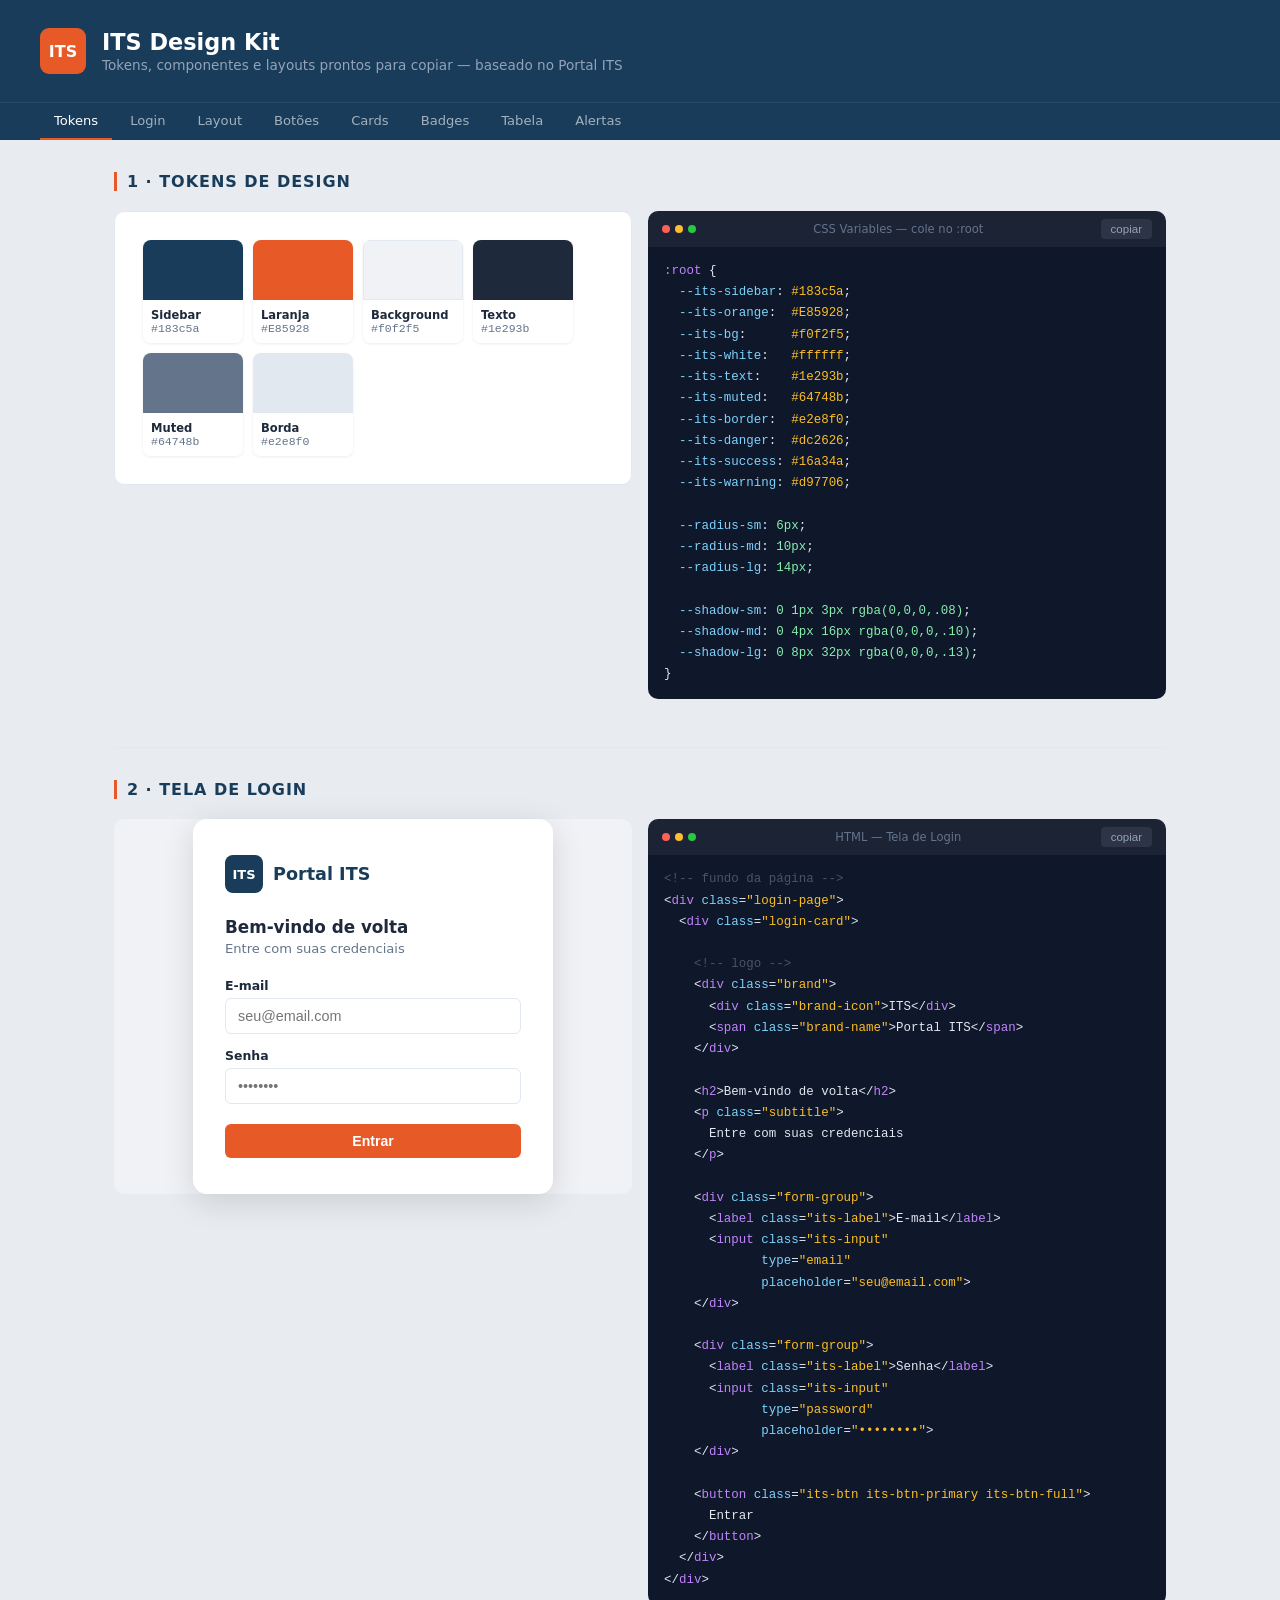
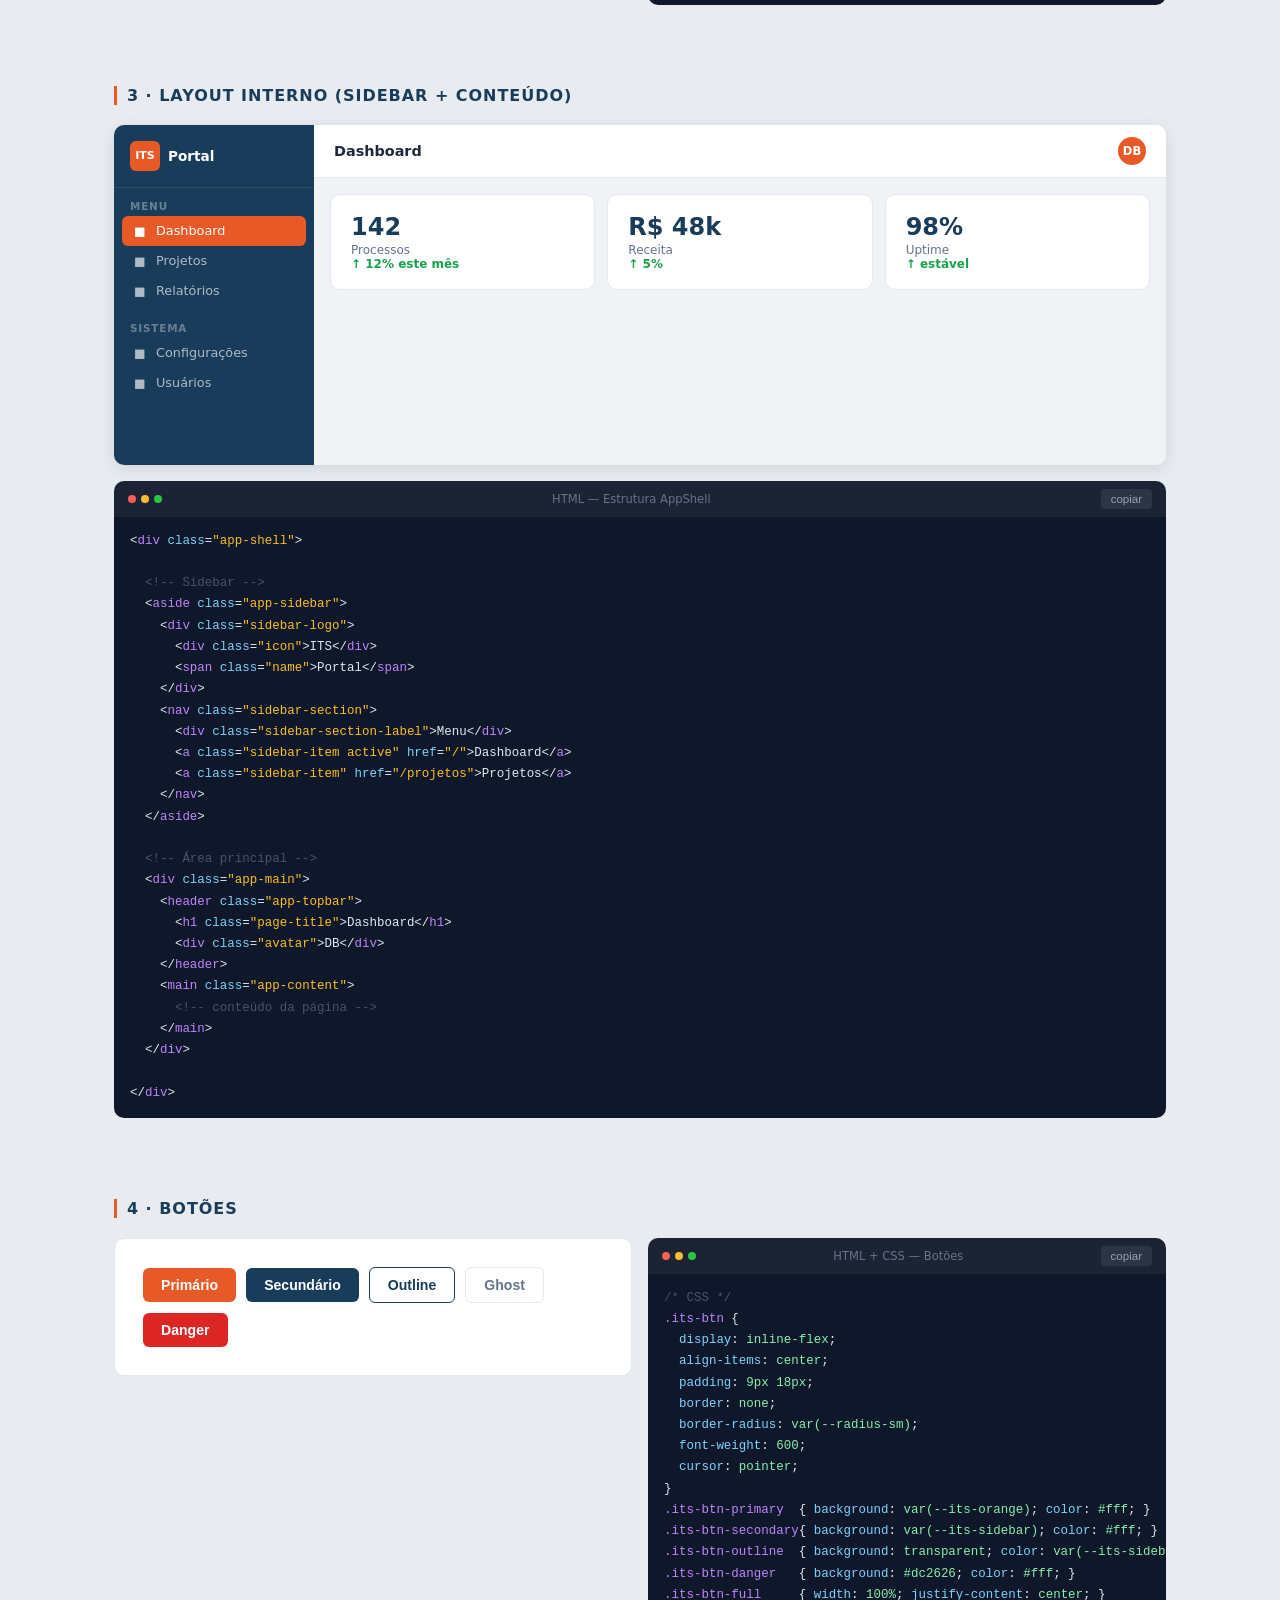
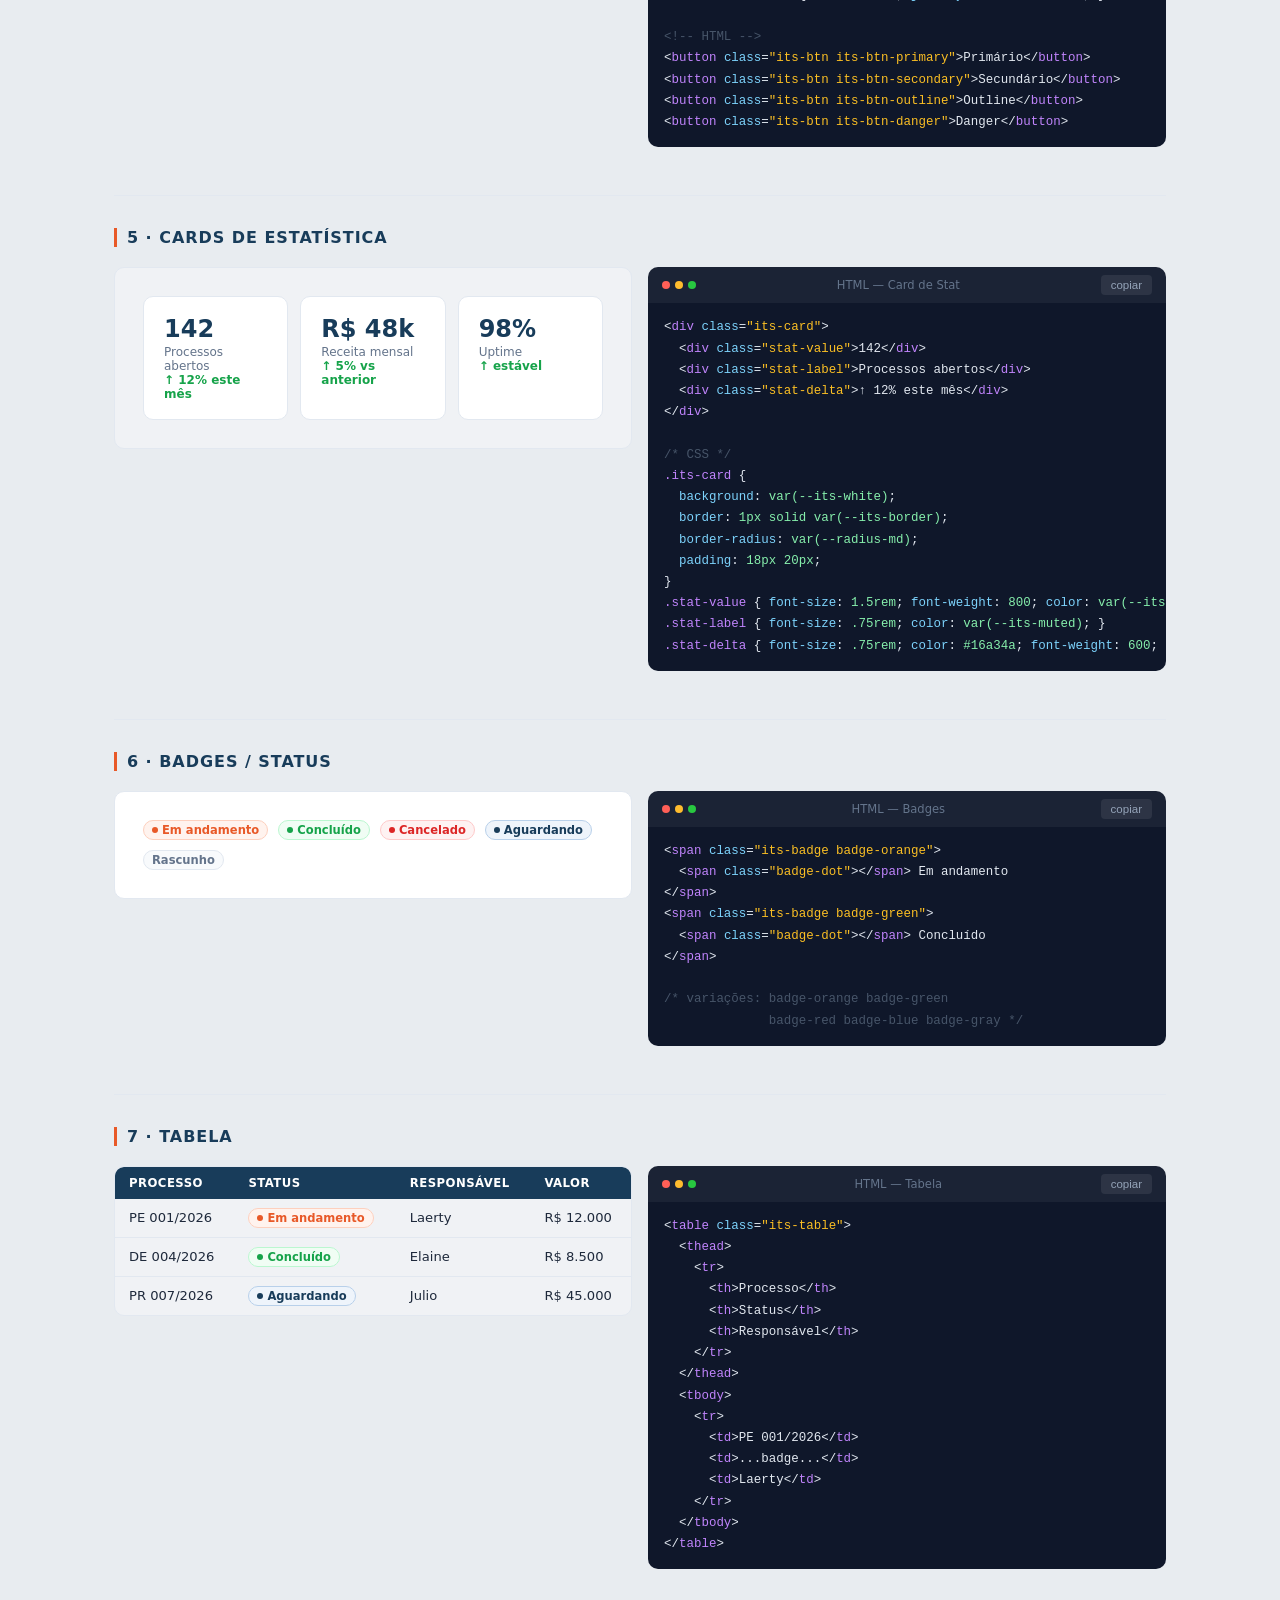
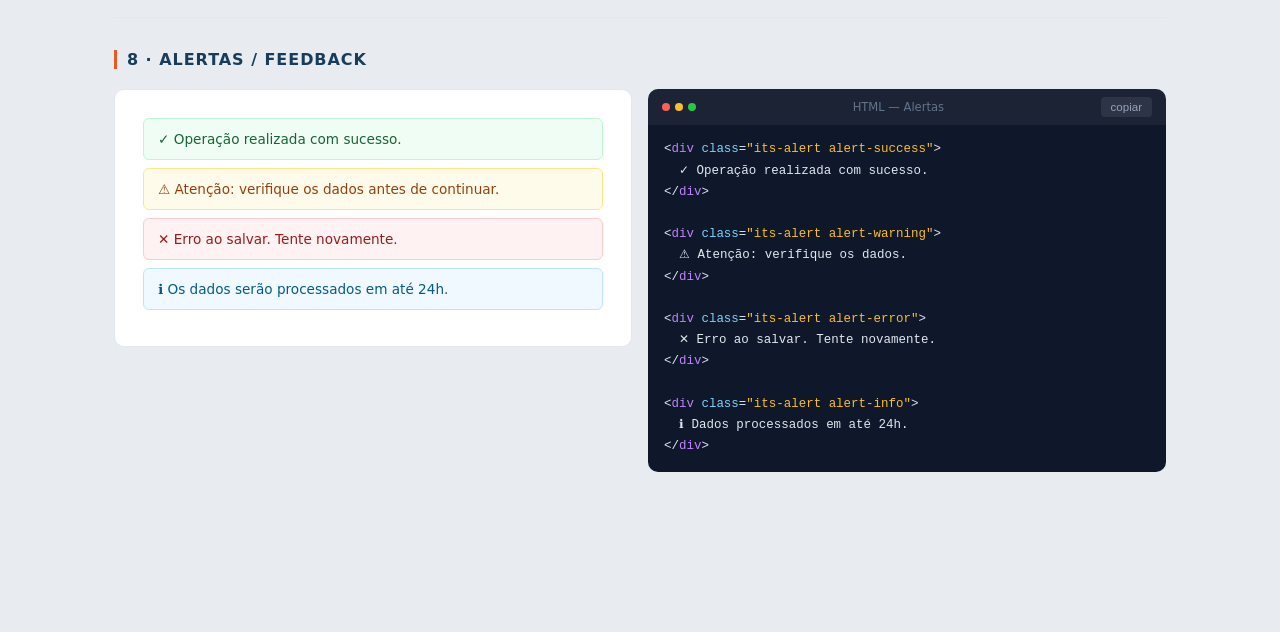
<file: extras/its-design-kit.html>
<!DOCTYPE html>
<html lang="pt-BR">
<head>
  <meta charset="UTF-8" />
  <meta name="viewport" content="width=device-width, initial-scale=1.0" />
  <title>ITS Design Kit — Referência Visual</title>
  <style>
    /* ═══════════════════════════════════════
       TOKENS DE DESIGN — copie para seu projeto
    ═══════════════════════════════════════ */
    :root {
      --its-sidebar:   #183c5a;   /* Azul sidebar/header */
      --its-orange:    #E85928;   /* Laranja destaque/ação */
      --its-bg:        #f0f2f5;   /* Fundo geral */
      --its-white:     #ffffff;
      --its-text:      #1e293b;
      --its-muted:     #64748b;
      --its-border:    #e2e8f0;
      --its-danger:    #dc2626;
      --its-success:   #16a34a;
      --its-warning:   #d97706;
      --its-info:      #0284c7;

      --radius-sm:     6px;
      --radius-md:     10px;
      --radius-lg:     14px;

      --shadow-sm:     0 1px 3px rgba(0,0,0,.08);
      --shadow-md:     0 4px 16px rgba(0,0,0,.10);
      --shadow-lg:     0 8px 32px rgba(0,0,0,.13);
    }

    * { box-sizing: border-box; margin: 0; padding: 0; }
    body { font-family: 'Segoe UI', system-ui, sans-serif; background: #e8ecf0; color: var(--its-text); }

    /* ── Layout do kit ── */
    .kit-header {
      background: var(--its-sidebar);
      color: #fff;
      padding: 28px 40px;
      display: flex; align-items: center; gap: 16px;
    }
    .kit-logo {
      background: var(--its-orange);
      width: 46px; height: 46px; border-radius: 9px;
      display: flex; align-items: center; justify-content: center;
      font-weight: 900; font-size: 16px;
    }
    .kit-header h1 { font-size: 1.4rem; font-weight: 700; }
    .kit-header p  { font-size: .85rem; color: #94a3b8; margin-top: 2px; }

    .kit-nav {
      background: var(--its-sidebar);
      border-top: 1px solid rgba(255,255,255,.08);
      padding: 0 40px;
      display: flex; gap: 4px;
    }
    .kit-nav a {
      color: rgba(255,255,255,.6); text-decoration: none;
      padding: 10px 14px; font-size: .82rem; font-weight: 500;
      border-bottom: 2px solid transparent;
      transition: all .15s;
    }
    .kit-nav a:hover, .kit-nav a.active { color: #fff; border-color: var(--its-orange); }

    .kit-body { max-width: 1100px; margin: 32px auto; padding: 0 24px 80px; }

    .section { margin-bottom: 48px; }
    .section-title {
      font-size: 1rem; font-weight: 700; color: var(--its-sidebar);
      border-left: 3px solid var(--its-orange);
      padding-left: 10px; margin-bottom: 20px;
      text-transform: uppercase; letter-spacing: .06em;
    }

    /* ── Code panel ── */
    .with-code { display: grid; grid-template-columns: 1fr 1fr; gap: 16px; align-items: start; }
    @media (max-width: 760px) { .with-code { grid-template-columns: 1fr; } }

    .preview-box {
      background: var(--its-white);
      border: 1px solid var(--its-border);
      border-radius: var(--radius-md);
      padding: 28px;
    }
    .preview-box.dark  { background: var(--its-bg); }
    .preview-box.sidebar-bg { background: var(--its-sidebar); }

    .code-box {
      background: #0f172a;
      border-radius: var(--radius-md);
      overflow: hidden;
    }
    .code-top {
      background: rgba(255,255,255,.05);
      padding: 8px 14px;
      display: flex; align-items: center; justify-content: space-between;
      font-size: .72rem; color: #64748b;
    }
    .code-dots { display: flex; gap: 5px; }
    .code-dots span { width: 8px; height: 8px; border-radius: 50%; }
    .d1 { background: #ff5f57; }
    .d2 { background: #febc2e; }
    .d3 { background: #28c840; }
    .code-box pre {
      padding: 14px 16px;
      font-family: 'Cascadia Code','Fira Code','Consolas', monospace;
      font-size: .78rem; color: #e2e8f0; line-height: 1.7; overflow-x: auto;
    }
    .t-prop { color: #7dd3fc; }
    .t-val  { color: #86efac; }
    .t-cmt  { color: #475569; }
    .t-sel  { color: #c084fc; }
    .t-str  { color: #fbbf24; }

    /* ────────────────────────────────────────
       COMPONENTES — todos prontos para copiar
    ──────────────────────────────────────── */

    /* ── Paleta ── */
    .palette { display: flex; gap: 10px; flex-wrap: wrap; }
    .swatch {
      width: 100px; border-radius: 8px; overflow: hidden;
      box-shadow: var(--shadow-sm);
    }
    .swatch-color { height: 60px; }
    .swatch-info { padding: 8px; background: #fff; font-size: .72rem; }
    .swatch-info .name { font-weight: 600; }
    .swatch-info .hex  { color: var(--its-muted); font-family: monospace; }

    /* ── Login ── */
    .login-page {
      min-height: 360px;
      background: var(--its-bg);
      display: flex; align-items: center; justify-content: center;
      border-radius: var(--radius-md);
    }
    .login-card {
      background: var(--its-white);
      border-radius: var(--radius-lg);
      box-shadow: var(--shadow-lg);
      padding: 36px 32px;
      width: 100%; max-width: 360px;
    }
    .login-card .brand {
      display: flex; align-items: center; gap: 10px; margin-bottom: 24px;
    }
    .login-card .brand-icon {
      background: var(--its-sidebar);
      width: 38px; height: 38px; border-radius: 8px;
      display: flex; align-items: center; justify-content: center;
      color: #fff; font-weight: 800; font-size: 13px;
    }
    .login-card .brand-name { font-weight: 700; font-size: 1.1rem; color: var(--its-sidebar); }
    .login-card h2 { font-size: 1.05rem; font-weight: 700; margin-bottom: 4px; }
    .login-card .subtitle { font-size: .82rem; color: var(--its-muted); margin-bottom: 22px; }

    .its-label {
      display: block; font-size: .78rem; font-weight: 600;
      color: var(--its-text); margin-bottom: 5px;
    }
    .its-input {
      width: 100%; padding: 9px 12px;
      border: 1.5px solid var(--its-border);
      border-radius: var(--radius-sm);
      font-size: .9rem; color: var(--its-text);
      outline: none; transition: border-color .15s;
      background: #fff;
    }
    .its-input:focus { border-color: var(--its-sidebar); }
    .form-group { margin-bottom: 14px; }

    .its-btn {
      display: inline-flex; align-items: center; justify-content: center; gap: 6px;
      padding: 9px 18px; border: none; border-radius: var(--radius-sm);
      font-size: .88rem; font-weight: 600; cursor: pointer;
      transition: filter .15s, transform .1s;
    }
    .its-btn:hover { filter: brightness(1.08); }
    .its-btn:active { transform: scale(.98); }
    .its-btn-primary { background: var(--its-orange); color: #fff; }
    .its-btn-secondary { background: var(--its-sidebar); color: #fff; }
    .its-btn-outline {
      background: transparent; color: var(--its-sidebar);
      border: 1.5px solid var(--its-sidebar);
    }
    .its-btn-ghost {
      background: transparent; color: var(--its-muted);
      border: 1.5px solid var(--its-border);
    }
    .its-btn-danger { background: var(--its-danger); color: #fff; }
    .its-btn-full { width: 100%; }

    /* ── Layout interno (sidebar) ── */
    .app-shell {
      display: flex; height: 340px; border-radius: var(--radius-md);
      overflow: hidden; box-shadow: var(--shadow-md);
    }
    .app-sidebar {
      width: 200px; background: var(--its-sidebar);
      flex-shrink: 0; padding: 0;
      display: flex; flex-direction: column;
    }
    .sidebar-logo {
      padding: 16px;
      display: flex; align-items: center; gap: 8px;
      border-bottom: 1px solid rgba(255,255,255,.08);
    }
    .sidebar-logo .icon {
      background: var(--its-orange);
      width: 30px; height: 30px; border-radius: 6px;
      display: flex; align-items: center; justify-content: center;
      font-weight: 900; font-size: 11px; color: #fff;
    }
    .sidebar-logo .name { font-weight: 700; color: #fff; font-size: .85rem; }

    .sidebar-section { padding: 12px 8px 4px; }
    .sidebar-section-label {
      font-size: .65rem; font-weight: 700; color: rgba(255,255,255,.35);
      text-transform: uppercase; letter-spacing: .08em;
      padding: 0 8px; margin-bottom: 4px;
    }
    .sidebar-item {
      display: flex; align-items: center; gap: 8px;
      padding: 7px 10px; border-radius: 6px;
      color: rgba(255,255,255,.65); font-size: .8rem;
      cursor: pointer; transition: all .15s;
    }
    .sidebar-item:hover { background: rgba(255,255,255,.08); color: #fff; }
    .sidebar-item.active { background: var(--its-orange); color: #fff; }
    .sidebar-item .icon { font-size: .9rem; width: 16px; text-align: center; }

    .app-main { flex: 1; background: var(--its-bg); display: flex; flex-direction: column; overflow: hidden; }
    .app-topbar {
      background: var(--its-white);
      border-bottom: 1px solid var(--its-border);
      padding: 12px 20px;
      display: flex; align-items: center; justify-content: space-between;
    }
    .app-topbar .page-title { font-weight: 700; font-size: .9rem; }
    .app-topbar .avatar {
      width: 28px; height: 28px; border-radius: 50%;
      background: var(--its-orange);
      display: flex; align-items: center; justify-content: center;
      color: #fff; font-size: .72rem; font-weight: 700;
    }
    .app-content { padding: 16px; flex: 1; overflow: auto; }

    /* ── Cards ── */
    .its-card {
      background: var(--its-white);
      border: 1px solid var(--its-border);
      border-radius: var(--radius-md);
      padding: 18px 20px;
    }
    .its-card-header {
      display: flex; align-items: center; justify-content: space-between;
      margin-bottom: 12px;
    }
    .its-card-title { font-size: .85rem; font-weight: 700; color: var(--its-text); }
    .stat-value { font-size: 1.5rem; font-weight: 800; color: var(--its-sidebar); }
    .stat-label { font-size: .75rem; color: var(--its-muted); margin-top: 2px; }
    .stat-delta { font-size: .75rem; color: var(--its-success); font-weight: 600; }

    .card-grid { display: grid; grid-template-columns: repeat(3, 1fr); gap: 12px; }
    @media (max-width: 600px) { .card-grid { grid-template-columns: 1fr; } }

    /* ── Badge ── */
    .its-badge {
      display: inline-flex; align-items: center; gap: 4px;
      padding: 2px 8px; border-radius: 20px;
      font-size: .72rem; font-weight: 600;
    }
    .badge-orange  { background: #fff3ee; color: var(--its-orange); border: 1px solid #fdd0be; }
    .badge-blue    { background: #eef4fb; color: var(--its-sidebar); border: 1px solid #b8d0ea; }
    .badge-green   { background: #f0fdf4; color: var(--its-success); border: 1px solid #bbf7d0; }
    .badge-red     { background: #fef2f2; color: var(--its-danger);  border: 1px solid #fecaca; }
    .badge-gray    { background: #f8fafc; color: var(--its-muted);   border: 1px solid var(--its-border); }
    .badge-dot     { width: 6px; height: 6px; border-radius: 50%; background: currentColor; }

    /* ── Table ── */
    .its-table { width: 100%; border-collapse: collapse; font-size: .82rem; }
    .its-table th {
      background: var(--its-sidebar); color: #fff;
      padding: 9px 14px; text-align: left;
      font-size: .73rem; font-weight: 600; text-transform: uppercase; letter-spacing: .04em;
    }
    .its-table th:first-child { border-radius: 8px 0 0 0; }
    .its-table th:last-child  { border-radius: 0 8px 0 0; }
    .its-table td { padding: 9px 14px; border-bottom: 1px solid var(--its-border); }
    .its-table tr:last-child td { border-bottom: none; }
    .its-table tr:hover td { background: #f8fafc; }

    /* ── Alert ── */
    .its-alert {
      display: flex; gap: 10px; align-items: flex-start;
      padding: 12px 14px; border-radius: var(--radius-sm);
      font-size: .85rem; margin-bottom: 8px;
    }
    .alert-success { background: #f0fdf4; border: 1px solid #bbf7d0; color: #166534; }
    .alert-warning { background: #fffbeb; border: 1px solid #fde68a; color: #92400e; }
    .alert-error   { background: #fef2f2; border: 1px solid #fecaca; color: #991b1b; }
    .alert-info    { background: #f0f9ff; border: 1px solid #bae6fd; color: #075985; }

    /* separador visual */
    .divider { border: none; border-top: 1px solid var(--its-border); margin: 32px 0; }

    /* ── btn copiar ── */
    .copy-btn {
      background: rgba(255,255,255,.08); border: none; color: #94a3b8;
      padding: 4px 10px; border-radius: 4px; font-size: .72rem; cursor: pointer;
      transition: background .15s;
    }
    .copy-btn:hover { background: rgba(255,255,255,.15); color: #fff; }
  </style>
</head>
<body>

<!-- ── Header ── -->
<div class="kit-header">
  <div class="kit-logo">ITS</div>
  <div>
    <h1>ITS Design Kit</h1>
    <p>Tokens, componentes e layouts prontos para copiar — baseado no Portal ITS</p>
  </div>
</div>
<nav class="kit-nav">
  <a href="#tokens" class="active">Tokens</a>
  <a href="#login">Login</a>
  <a href="#layout">Layout</a>
  <a href="#buttons">Botões</a>
  <a href="#cards">Cards</a>
  <a href="#badges">Badges</a>
  <a href="#table">Tabela</a>
  <a href="#alerts">Alertas</a>
</nav>

<div class="kit-body">

  <!-- ══ 1. TOKENS ══ -->
  <div class="section" id="tokens">
    <div class="section-title">1 · Tokens de Design</div>
    <div class="with-code">
      <div>
        <div class="preview-box">
          <div class="palette">
            <div class="swatch">
              <div class="swatch-color" style="background:#183c5a"></div>
              <div class="swatch-info"><div class="name">Sidebar</div><div class="hex">#183c5a</div></div>
            </div>
            <div class="swatch">
              <div class="swatch-color" style="background:#E85928"></div>
              <div class="swatch-info"><div class="name">Laranja</div><div class="hex">#E85928</div></div>
            </div>
            <div class="swatch">
              <div class="swatch-color" style="background:#f0f2f5; border:1px solid #e2e8f0"></div>
              <div class="swatch-info"><div class="name">Background</div><div class="hex">#f0f2f5</div></div>
            </div>
            <div class="swatch">
              <div class="swatch-color" style="background:#1e293b"></div>
              <div class="swatch-info"><div class="name">Texto</div><div class="hex">#1e293b</div></div>
            </div>
            <div class="swatch">
              <div class="swatch-color" style="background:#64748b"></div>
              <div class="swatch-info"><div class="name">Muted</div><div class="hex">#64748b</div></div>
            </div>
            <div class="swatch">
              <div class="swatch-color" style="background:#e2e8f0"></div>
              <div class="swatch-info"><div class="name">Borda</div><div class="hex">#e2e8f0</div></div>
            </div>
          </div>
        </div>
      </div>
      <div class="code-box">
        <div class="code-top">
          <div class="code-dots"><span class="d1"></span><span class="d2"></span><span class="d3"></span></div>
          <span>CSS Variables — cole no :root</span>
          <button class="copy-btn" onclick="copyCode(this)">copiar</button>
        </div>
        <pre><span class="t-sel">:root</span> {
  <span class="t-prop">--its-sidebar</span>: <span class="t-str">#183c5a</span>;
  <span class="t-prop">--its-orange</span>:  <span class="t-str">#E85928</span>;
  <span class="t-prop">--its-bg</span>:      <span class="t-str">#f0f2f5</span>;
  <span class="t-prop">--its-white</span>:   <span class="t-str">#ffffff</span>;
  <span class="t-prop">--its-text</span>:    <span class="t-str">#1e293b</span>;
  <span class="t-prop">--its-muted</span>:   <span class="t-str">#64748b</span>;
  <span class="t-prop">--its-border</span>:  <span class="t-str">#e2e8f0</span>;
  <span class="t-prop">--its-danger</span>:  <span class="t-str">#dc2626</span>;
  <span class="t-prop">--its-success</span>: <span class="t-str">#16a34a</span>;
  <span class="t-prop">--its-warning</span>: <span class="t-str">#d97706</span>;

  <span class="t-prop">--radius-sm</span>: <span class="t-val">6px</span>;
  <span class="t-prop">--radius-md</span>: <span class="t-val">10px</span>;
  <span class="t-prop">--radius-lg</span>: <span class="t-val">14px</span>;

  <span class="t-prop">--shadow-sm</span>: <span class="t-val">0 1px 3px rgba(0,0,0,.08)</span>;
  <span class="t-prop">--shadow-md</span>: <span class="t-val">0 4px 16px rgba(0,0,0,.10)</span>;
  <span class="t-prop">--shadow-lg</span>: <span class="t-val">0 8px 32px rgba(0,0,0,.13)</span>;
}</pre>
      </div>
    </div>
  </div>

  <hr class="divider">

  <!-- ══ 2. LOGIN ══ -->
  <div class="section" id="login">
    <div class="section-title">2 · Tela de Login</div>
    <div class="with-code">
      <div>
        <div class="login-page">
          <div class="login-card">
            <div class="brand">
              <div class="brand-icon">ITS</div>
              <div class="brand-name">Portal ITS</div>
            </div>
            <h2>Bem-vindo de volta</h2>
            <p class="subtitle">Entre com suas credenciais</p>
            <div class="form-group">
              <label class="its-label">E-mail</label>
              <input class="its-input" type="email" placeholder="seu@email.com" />
            </div>
            <div class="form-group">
              <label class="its-label">Senha</label>
              <input class="its-input" type="password" placeholder="••••••••" />
            </div>
            <button class="its-btn its-btn-primary its-btn-full" style="margin-top:6px">
              Entrar
            </button>
          </div>
        </div>
      </div>
      <div class="code-box">
        <div class="code-top">
          <div class="code-dots"><span class="d1"></span><span class="d2"></span><span class="d3"></span></div>
          <span>HTML — Tela de Login</span>
          <button class="copy-btn" onclick="copyCode(this)">copiar</button>
        </div>
        <pre><span class="t-cmt">&lt;!-- fundo da página --&gt;</span>
&lt;<span class="t-sel">div</span> <span class="t-prop">class</span>=<span class="t-str">"login-page"</span>&gt;
  &lt;<span class="t-sel">div</span> <span class="t-prop">class</span>=<span class="t-str">"login-card"</span>&gt;

    <span class="t-cmt">&lt;!-- logo --&gt;</span>
    &lt;<span class="t-sel">div</span> <span class="t-prop">class</span>=<span class="t-str">"brand"</span>&gt;
      &lt;<span class="t-sel">div</span> <span class="t-prop">class</span>=<span class="t-str">"brand-icon"</span>&gt;ITS&lt;/<span class="t-sel">div</span>&gt;
      &lt;<span class="t-sel">span</span> <span class="t-prop">class</span>=<span class="t-str">"brand-name"</span>&gt;Portal ITS&lt;/<span class="t-sel">span</span>&gt;
    &lt;/<span class="t-sel">div</span>&gt;

    &lt;<span class="t-sel">h2</span>&gt;Bem-vindo de volta&lt;/<span class="t-sel">h2</span>&gt;
    &lt;<span class="t-sel">p</span> <span class="t-prop">class</span>=<span class="t-str">"subtitle"</span>&gt;
      Entre com suas credenciais
    &lt;/<span class="t-sel">p</span>&gt;

    &lt;<span class="t-sel">div</span> <span class="t-prop">class</span>=<span class="t-str">"form-group"</span>&gt;
      &lt;<span class="t-sel">label</span> <span class="t-prop">class</span>=<span class="t-str">"its-label"</span>&gt;E-mail&lt;/<span class="t-sel">label</span>&gt;
      &lt;<span class="t-sel">input</span> <span class="t-prop">class</span>=<span class="t-str">"its-input"</span>
             <span class="t-prop">type</span>=<span class="t-str">"email"</span>
             <span class="t-prop">placeholder</span>=<span class="t-str">"seu@email.com"</span>&gt;
    &lt;/<span class="t-sel">div</span>&gt;

    &lt;<span class="t-sel">div</span> <span class="t-prop">class</span>=<span class="t-str">"form-group"</span>&gt;
      &lt;<span class="t-sel">label</span> <span class="t-prop">class</span>=<span class="t-str">"its-label"</span>&gt;Senha&lt;/<span class="t-sel">label</span>&gt;
      &lt;<span class="t-sel">input</span> <span class="t-prop">class</span>=<span class="t-str">"its-input"</span>
             <span class="t-prop">type</span>=<span class="t-str">"password"</span>
             <span class="t-prop">placeholder</span>=<span class="t-str">"••••••••"</span>&gt;
    &lt;/<span class="t-sel">div</span>&gt;

    &lt;<span class="t-sel">button</span> <span class="t-prop">class</span>=<span class="t-str">"its-btn its-btn-primary its-btn-full"</span>&gt;
      Entrar
    &lt;/<span class="t-sel">button</span>&gt;
  &lt;/<span class="t-sel">div</span>&gt;
&lt;/<span class="t-sel">div</span>&gt;</pre>
      </div>
    </div>
  </div>

  <hr class="divider">

  <!-- ══ 3. LAYOUT ══ -->
  <div class="section" id="layout">
    <div class="section-title">3 · Layout Interno (Sidebar + Conteúdo)</div>
    <div style="margin-bottom:16px">
      <div class="app-shell">
        <!-- sidebar -->
        <div class="app-sidebar">
          <div class="sidebar-logo">
            <div class="icon">ITS</div>
            <span class="name">Portal</span>
          </div>
          <div class="sidebar-section">
            <div class="sidebar-section-label">Menu</div>
            <div class="sidebar-item active"><span class="icon">◼</span> Dashboard</div>
            <div class="sidebar-item"><span class="icon">◼</span> Projetos</div>
            <div class="sidebar-item"><span class="icon">◼</span> Relatórios</div>
          </div>
          <div class="sidebar-section">
            <div class="sidebar-section-label">Sistema</div>
            <div class="sidebar-item"><span class="icon">◼</span> Configurações</div>
            <div class="sidebar-item"><span class="icon">◼</span> Usuários</div>
          </div>
        </div>
        <!-- main -->
        <div class="app-main">
          <div class="app-topbar">
            <span class="page-title">Dashboard</span>
            <div class="avatar">DB</div>
          </div>
          <div class="app-content">
            <div class="card-grid">
              <div class="its-card">
                <div class="stat-value">142</div>
                <div class="stat-label">Processos</div>
                <div class="stat-delta">↑ 12% este mês</div>
              </div>
              <div class="its-card">
                <div class="stat-value">R$ 48k</div>
                <div class="stat-label">Receita</div>
                <div class="stat-delta">↑ 5%</div>
              </div>
              <div class="its-card">
                <div class="stat-value">98%</div>
                <div class="stat-label">Uptime</div>
                <div class="stat-delta">↑ estável</div>
              </div>
            </div>
          </div>
        </div>
      </div>
    </div>
    <div class="code-box">
      <div class="code-top">
        <div class="code-dots"><span class="d1"></span><span class="d2"></span><span class="d3"></span></div>
        <span>HTML — Estrutura AppShell</span>
        <button class="copy-btn" onclick="copyCode(this)">copiar</button>
      </div>
      <pre>&lt;<span class="t-sel">div</span> <span class="t-prop">class</span>=<span class="t-str">"app-shell"</span>&gt;

  <span class="t-cmt">&lt;!-- Sidebar --&gt;</span>
  &lt;<span class="t-sel">aside</span> <span class="t-prop">class</span>=<span class="t-str">"app-sidebar"</span>&gt;
    &lt;<span class="t-sel">div</span> <span class="t-prop">class</span>=<span class="t-str">"sidebar-logo"</span>&gt;
      &lt;<span class="t-sel">div</span> <span class="t-prop">class</span>=<span class="t-str">"icon"</span>&gt;ITS&lt;/<span class="t-sel">div</span>&gt;
      &lt;<span class="t-sel">span</span> <span class="t-prop">class</span>=<span class="t-str">"name"</span>&gt;Portal&lt;/<span class="t-sel">span</span>&gt;
    &lt;/<span class="t-sel">div</span>&gt;
    &lt;<span class="t-sel">nav</span> <span class="t-prop">class</span>=<span class="t-str">"sidebar-section"</span>&gt;
      &lt;<span class="t-sel">div</span> <span class="t-prop">class</span>=<span class="t-str">"sidebar-section-label"</span>&gt;Menu&lt;/<span class="t-sel">div</span>&gt;
      &lt;<span class="t-sel">a</span> <span class="t-prop">class</span>=<span class="t-str">"sidebar-item active"</span> <span class="t-prop">href</span>=<span class="t-str">"/"</span>&gt;Dashboard&lt;/<span class="t-sel">a</span>&gt;
      &lt;<span class="t-sel">a</span> <span class="t-prop">class</span>=<span class="t-str">"sidebar-item"</span> <span class="t-prop">href</span>=<span class="t-str">"/projetos"</span>&gt;Projetos&lt;/<span class="t-sel">a</span>&gt;
    &lt;/<span class="t-sel">nav</span>&gt;
  &lt;/<span class="t-sel">aside</span>&gt;

  <span class="t-cmt">&lt;!-- Área principal --&gt;</span>
  &lt;<span class="t-sel">div</span> <span class="t-prop">class</span>=<span class="t-str">"app-main"</span>&gt;
    &lt;<span class="t-sel">header</span> <span class="t-prop">class</span>=<span class="t-str">"app-topbar"</span>&gt;
      &lt;<span class="t-sel">h1</span> <span class="t-prop">class</span>=<span class="t-str">"page-title"</span>&gt;Dashboard&lt;/<span class="t-sel">h1</span>&gt;
      &lt;<span class="t-sel">div</span> <span class="t-prop">class</span>=<span class="t-str">"avatar"</span>&gt;DB&lt;/<span class="t-sel">div</span>&gt;
    &lt;/<span class="t-sel">header</span>&gt;
    &lt;<span class="t-sel">main</span> <span class="t-prop">class</span>=<span class="t-str">"app-content"</span>&gt;
      <span class="t-cmt">&lt;!-- conteúdo da página --&gt;</span>
    &lt;/<span class="t-sel">main</span>&gt;
  &lt;/<span class="t-sel">div</span>&gt;

&lt;/<span class="t-sel">div</span>&gt;</pre>
    </div>
  </div>

  <hr class="divider">

  <!-- ══ 4. BOTÕES ══ -->
  <div class="section" id="buttons">
    <div class="section-title">4 · Botões</div>
    <div class="with-code">
      <div class="preview-box" style="display:flex; gap:10px; flex-wrap:wrap; align-items:center">
        <button class="its-btn its-btn-primary">Primário</button>
        <button class="its-btn its-btn-secondary">Secundário</button>
        <button class="its-btn its-btn-outline">Outline</button>
        <button class="its-btn its-btn-ghost">Ghost</button>
        <button class="its-btn its-btn-danger">Danger</button>
      </div>
      <div class="code-box">
        <div class="code-top">
          <div class="code-dots"><span class="d1"></span><span class="d2"></span><span class="d3"></span></div>
          <span>HTML + CSS — Botões</span>
          <button class="copy-btn" onclick="copyCode(this)">copiar</button>
        </div>
        <pre><span class="t-cmt">/* CSS */</span>
<span class="t-sel">.its-btn</span> {
  <span class="t-prop">display</span>: <span class="t-val">inline-flex</span>;
  <span class="t-prop">align-items</span>: <span class="t-val">center</span>;
  <span class="t-prop">padding</span>: <span class="t-val">9px 18px</span>;
  <span class="t-prop">border</span>: <span class="t-val">none</span>;
  <span class="t-prop">border-radius</span>: <span class="t-val">var(--radius-sm)</span>;
  <span class="t-prop">font-weight</span>: <span class="t-val">600</span>;
  <span class="t-prop">cursor</span>: <span class="t-val">pointer</span>;
}
<span class="t-sel">.its-btn-primary</span>  { <span class="t-prop">background</span>: <span class="t-val">var(--its-orange)</span>; <span class="t-prop">color</span>: <span class="t-val">#fff</span>; }
<span class="t-sel">.its-btn-secondary</span>{ <span class="t-prop">background</span>: <span class="t-val">var(--its-sidebar)</span>; <span class="t-prop">color</span>: <span class="t-val">#fff</span>; }
<span class="t-sel">.its-btn-outline</span>  { <span class="t-prop">background</span>: <span class="t-val">transparent</span>; <span class="t-prop">color</span>: <span class="t-val">var(--its-sidebar)</span>; <span class="t-prop">border</span>: <span class="t-val">1.5px solid var(--its-sidebar)</span>; }
<span class="t-sel">.its-btn-danger</span>   { <span class="t-prop">background</span>: <span class="t-val">#dc2626</span>; <span class="t-prop">color</span>: <span class="t-val">#fff</span>; }
<span class="t-sel">.its-btn-full</span>     { <span class="t-prop">width</span>: <span class="t-val">100%</span>; <span class="t-prop">justify-content</span>: <span class="t-val">center</span>; }

<span class="t-cmt">&lt;!-- HTML --&gt;</span>
&lt;<span class="t-sel">button</span> <span class="t-prop">class</span>=<span class="t-str">"its-btn its-btn-primary"</span>&gt;Primário&lt;/<span class="t-sel">button</span>&gt;
&lt;<span class="t-sel">button</span> <span class="t-prop">class</span>=<span class="t-str">"its-btn its-btn-secondary"</span>&gt;Secundário&lt;/<span class="t-sel">button</span>&gt;
&lt;<span class="t-sel">button</span> <span class="t-prop">class</span>=<span class="t-str">"its-btn its-btn-outline"</span>&gt;Outline&lt;/<span class="t-sel">button</span>&gt;
&lt;<span class="t-sel">button</span> <span class="t-prop">class</span>=<span class="t-str">"its-btn its-btn-danger"</span>&gt;Danger&lt;/<span class="t-sel">button</span>&gt;</pre>
      </div>
    </div>
  </div>

  <hr class="divider">

  <!-- ══ 5. CARDS ══ -->
  <div class="section" id="cards">
    <div class="section-title">5 · Cards de Estatística</div>
    <div class="with-code">
      <div class="preview-box dark">
        <div class="card-grid">
          <div class="its-card">
            <div class="stat-value">142</div>
            <div class="stat-label">Processos abertos</div>
            <div class="stat-delta">↑ 12% este mês</div>
          </div>
          <div class="its-card">
            <div class="stat-value">R$ 48k</div>
            <div class="stat-label">Receita mensal</div>
            <div class="stat-delta">↑ 5% vs anterior</div>
          </div>
          <div class="its-card">
            <div class="stat-value">98%</div>
            <div class="stat-label">Uptime</div>
            <div class="stat-delta">↑ estável</div>
          </div>
        </div>
      </div>
      <div class="code-box">
        <div class="code-top">
          <div class="code-dots"><span class="d1"></span><span class="d2"></span><span class="d3"></span></div>
          <span>HTML — Card de Stat</span>
          <button class="copy-btn" onclick="copyCode(this)">copiar</button>
        </div>
        <pre>&lt;<span class="t-sel">div</span> <span class="t-prop">class</span>=<span class="t-str">"its-card"</span>&gt;
  &lt;<span class="t-sel">div</span> <span class="t-prop">class</span>=<span class="t-str">"stat-value"</span>&gt;142&lt;/<span class="t-sel">div</span>&gt;
  &lt;<span class="t-sel">div</span> <span class="t-prop">class</span>=<span class="t-str">"stat-label"</span>&gt;Processos abertos&lt;/<span class="t-sel">div</span>&gt;
  &lt;<span class="t-sel">div</span> <span class="t-prop">class</span>=<span class="t-str">"stat-delta"</span>&gt;↑ 12% este mês&lt;/<span class="t-sel">div</span>&gt;
&lt;/<span class="t-sel">div</span>&gt;

<span class="t-cmt">/* CSS */</span>
<span class="t-sel">.its-card</span> {
  <span class="t-prop">background</span>: <span class="t-val">var(--its-white)</span>;
  <span class="t-prop">border</span>: <span class="t-val">1px solid var(--its-border)</span>;
  <span class="t-prop">border-radius</span>: <span class="t-val">var(--radius-md)</span>;
  <span class="t-prop">padding</span>: <span class="t-val">18px 20px</span>;
}
<span class="t-sel">.stat-value</span> { <span class="t-prop">font-size</span>: <span class="t-val">1.5rem</span>; <span class="t-prop">font-weight</span>: <span class="t-val">800</span>; <span class="t-prop">color</span>: <span class="t-val">var(--its-sidebar)</span>; }
<span class="t-sel">.stat-label</span> { <span class="t-prop">font-size</span>: <span class="t-val">.75rem</span>; <span class="t-prop">color</span>: <span class="t-val">var(--its-muted)</span>; }
<span class="t-sel">.stat-delta</span> { <span class="t-prop">font-size</span>: <span class="t-val">.75rem</span>; <span class="t-prop">color</span>: <span class="t-val">#16a34a</span>; <span class="t-prop">font-weight</span>: <span class="t-val">600</span>; }</pre>
      </div>
    </div>
  </div>

  <hr class="divider">

  <!-- ══ 6. BADGES ══ -->
  <div class="section" id="badges">
    <div class="section-title">6 · Badges / Status</div>
    <div class="with-code">
      <div class="preview-box" style="display:flex; gap:10px; flex-wrap:wrap; align-items:center">
        <span class="its-badge badge-orange"><span class="badge-dot"></span>Em andamento</span>
        <span class="its-badge badge-green"><span class="badge-dot"></span>Concluído</span>
        <span class="its-badge badge-red"><span class="badge-dot"></span>Cancelado</span>
        <span class="its-badge badge-blue"><span class="badge-dot"></span>Aguardando</span>
        <span class="its-badge badge-gray">Rascunho</span>
      </div>
      <div class="code-box">
        <div class="code-top">
          <div class="code-dots"><span class="d1"></span><span class="d2"></span><span class="d3"></span></div>
          <span>HTML — Badges</span>
          <button class="copy-btn" onclick="copyCode(this)">copiar</button>
        </div>
        <pre>&lt;<span class="t-sel">span</span> <span class="t-prop">class</span>=<span class="t-str">"its-badge badge-orange"</span>&gt;
  &lt;<span class="t-sel">span</span> <span class="t-prop">class</span>=<span class="t-str">"badge-dot"</span>&gt;&lt;/<span class="t-sel">span</span>&gt; Em andamento
&lt;/<span class="t-sel">span</span>&gt;
&lt;<span class="t-sel">span</span> <span class="t-prop">class</span>=<span class="t-str">"its-badge badge-green"</span>&gt;
  &lt;<span class="t-sel">span</span> <span class="t-prop">class</span>=<span class="t-str">"badge-dot"</span>&gt;&lt;/<span class="t-sel">span</span>&gt; Concluído
&lt;/<span class="t-sel">span</span>&gt;

<span class="t-cmt">/* variações: badge-orange badge-green
              badge-red badge-blue badge-gray */</span></pre>
      </div>
    </div>
  </div>

  <hr class="divider">

  <!-- ══ 7. TABLE ══ -->
  <div class="section" id="table">
    <div class="section-title">7 · Tabela</div>
    <div class="with-code">
      <div class="preview-box dark" style="padding:0; overflow:hidden; border-radius:var(--radius-md)">
        <table class="its-table">
          <thead>
            <tr><th>Processo</th><th>Status</th><th>Responsável</th><th>Valor</th></tr>
          </thead>
          <tbody>
            <tr>
              <td>PE 001/2026</td>
              <td><span class="its-badge badge-orange"><span class="badge-dot"></span>Em andamento</span></td>
              <td>Laerty</td>
              <td>R$ 12.000</td>
            </tr>
            <tr>
              <td>DE 004/2026</td>
              <td><span class="its-badge badge-green"><span class="badge-dot"></span>Concluído</span></td>
              <td>Elaine</td>
              <td>R$ 8.500</td>
            </tr>
            <tr>
              <td>PR 007/2026</td>
              <td><span class="its-badge badge-blue"><span class="badge-dot"></span>Aguardando</span></td>
              <td>Julio</td>
              <td>R$ 45.000</td>
            </tr>
          </tbody>
        </table>
      </div>
      <div class="code-box">
        <div class="code-top">
          <div class="code-dots"><span class="d1"></span><span class="d2"></span><span class="d3"></span></div>
          <span>HTML — Tabela</span>
          <button class="copy-btn" onclick="copyCode(this)">copiar</button>
        </div>
        <pre>&lt;<span class="t-sel">table</span> <span class="t-prop">class</span>=<span class="t-str">"its-table"</span>&gt;
  &lt;<span class="t-sel">thead</span>&gt;
    &lt;<span class="t-sel">tr</span>&gt;
      &lt;<span class="t-sel">th</span>&gt;Processo&lt;/<span class="t-sel">th</span>&gt;
      &lt;<span class="t-sel">th</span>&gt;Status&lt;/<span class="t-sel">th</span>&gt;
      &lt;<span class="t-sel">th</span>&gt;Responsável&lt;/<span class="t-sel">th</span>&gt;
    &lt;/<span class="t-sel">tr</span>&gt;
  &lt;/<span class="t-sel">thead</span>&gt;
  &lt;<span class="t-sel">tbody</span>&gt;
    &lt;<span class="t-sel">tr</span>&gt;
      &lt;<span class="t-sel">td</span>&gt;PE 001/2026&lt;/<span class="t-sel">td</span>&gt;
      &lt;<span class="t-sel">td</span>&gt;...badge...&lt;/<span class="t-sel">td</span>&gt;
      &lt;<span class="t-sel">td</span>&gt;Laerty&lt;/<span class="t-sel">td</span>&gt;
    &lt;/<span class="t-sel">tr</span>&gt;
  &lt;/<span class="t-sel">tbody</span>&gt;
&lt;/<span class="t-sel">table</span>&gt;</pre>
      </div>
    </div>
  </div>

  <hr class="divider">

  <!-- ══ 8. ALERTS ══ -->
  <div class="section" id="alerts">
    <div class="section-title">8 · Alertas / Feedback</div>
    <div class="with-code">
      <div class="preview-box">
        <div class="its-alert alert-success">✓ Operação realizada com sucesso.</div>
        <div class="its-alert alert-warning">⚠ Atenção: verifique os dados antes de continuar.</div>
        <div class="its-alert alert-error">✕ Erro ao salvar. Tente novamente.</div>
        <div class="its-alert alert-info">ℹ Os dados serão processados em até 24h.</div>
      </div>
      <div class="code-box">
        <div class="code-top">
          <div class="code-dots"><span class="d1"></span><span class="d2"></span><span class="d3"></span></div>
          <span>HTML — Alertas</span>
          <button class="copy-btn" onclick="copyCode(this)">copiar</button>
        </div>
        <pre>&lt;<span class="t-sel">div</span> <span class="t-prop">class</span>=<span class="t-str">"its-alert alert-success"</span>&gt;
  ✓ Operação realizada com sucesso.
&lt;/<span class="t-sel">div</span>&gt;

&lt;<span class="t-sel">div</span> <span class="t-prop">class</span>=<span class="t-str">"its-alert alert-warning"</span>&gt;
  ⚠ Atenção: verifique os dados.
&lt;/<span class="t-sel">div</span>&gt;

&lt;<span class="t-sel">div</span> <span class="t-prop">class</span>=<span class="t-str">"its-alert alert-error"</span>&gt;
  ✕ Erro ao salvar. Tente novamente.
&lt;/<span class="t-sel">div</span>&gt;

&lt;<span class="t-sel">div</span> <span class="t-prop">class</span>=<span class="t-str">"its-alert alert-info"</span>&gt;
  ℹ Dados processados em até 24h.
&lt;/<span class="t-sel">div</span>&gt;</pre>
      </div>
    </div>
  </div>

</div><!-- /kit-body -->

<script>
function copyCode(btn) {
  const pre = btn.closest('.code-box').querySelector('pre');
  navigator.clipboard.writeText(pre.innerText).then(() => {
    btn.textContent = 'copiado ✓';
    setTimeout(() => btn.textContent = 'copiar', 1800);
  });
}
</script>
</body>
</html>
</file>
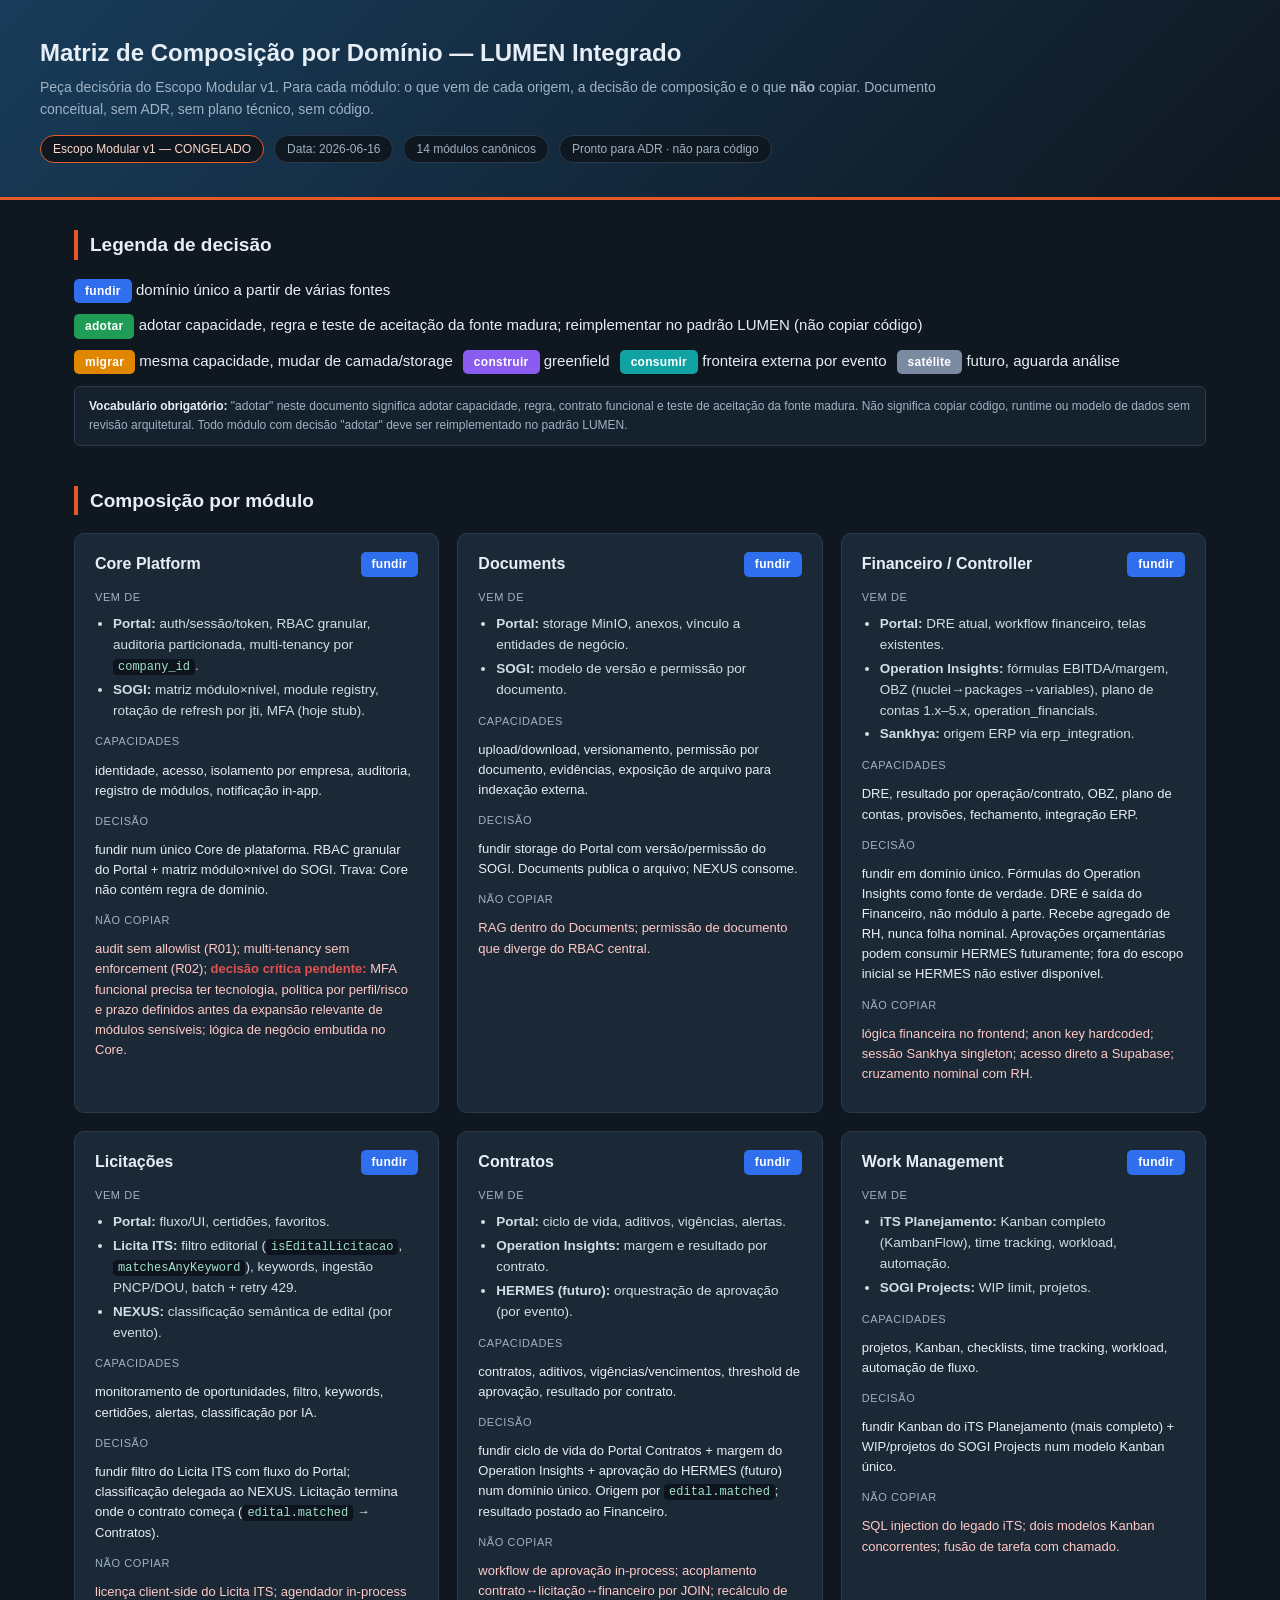
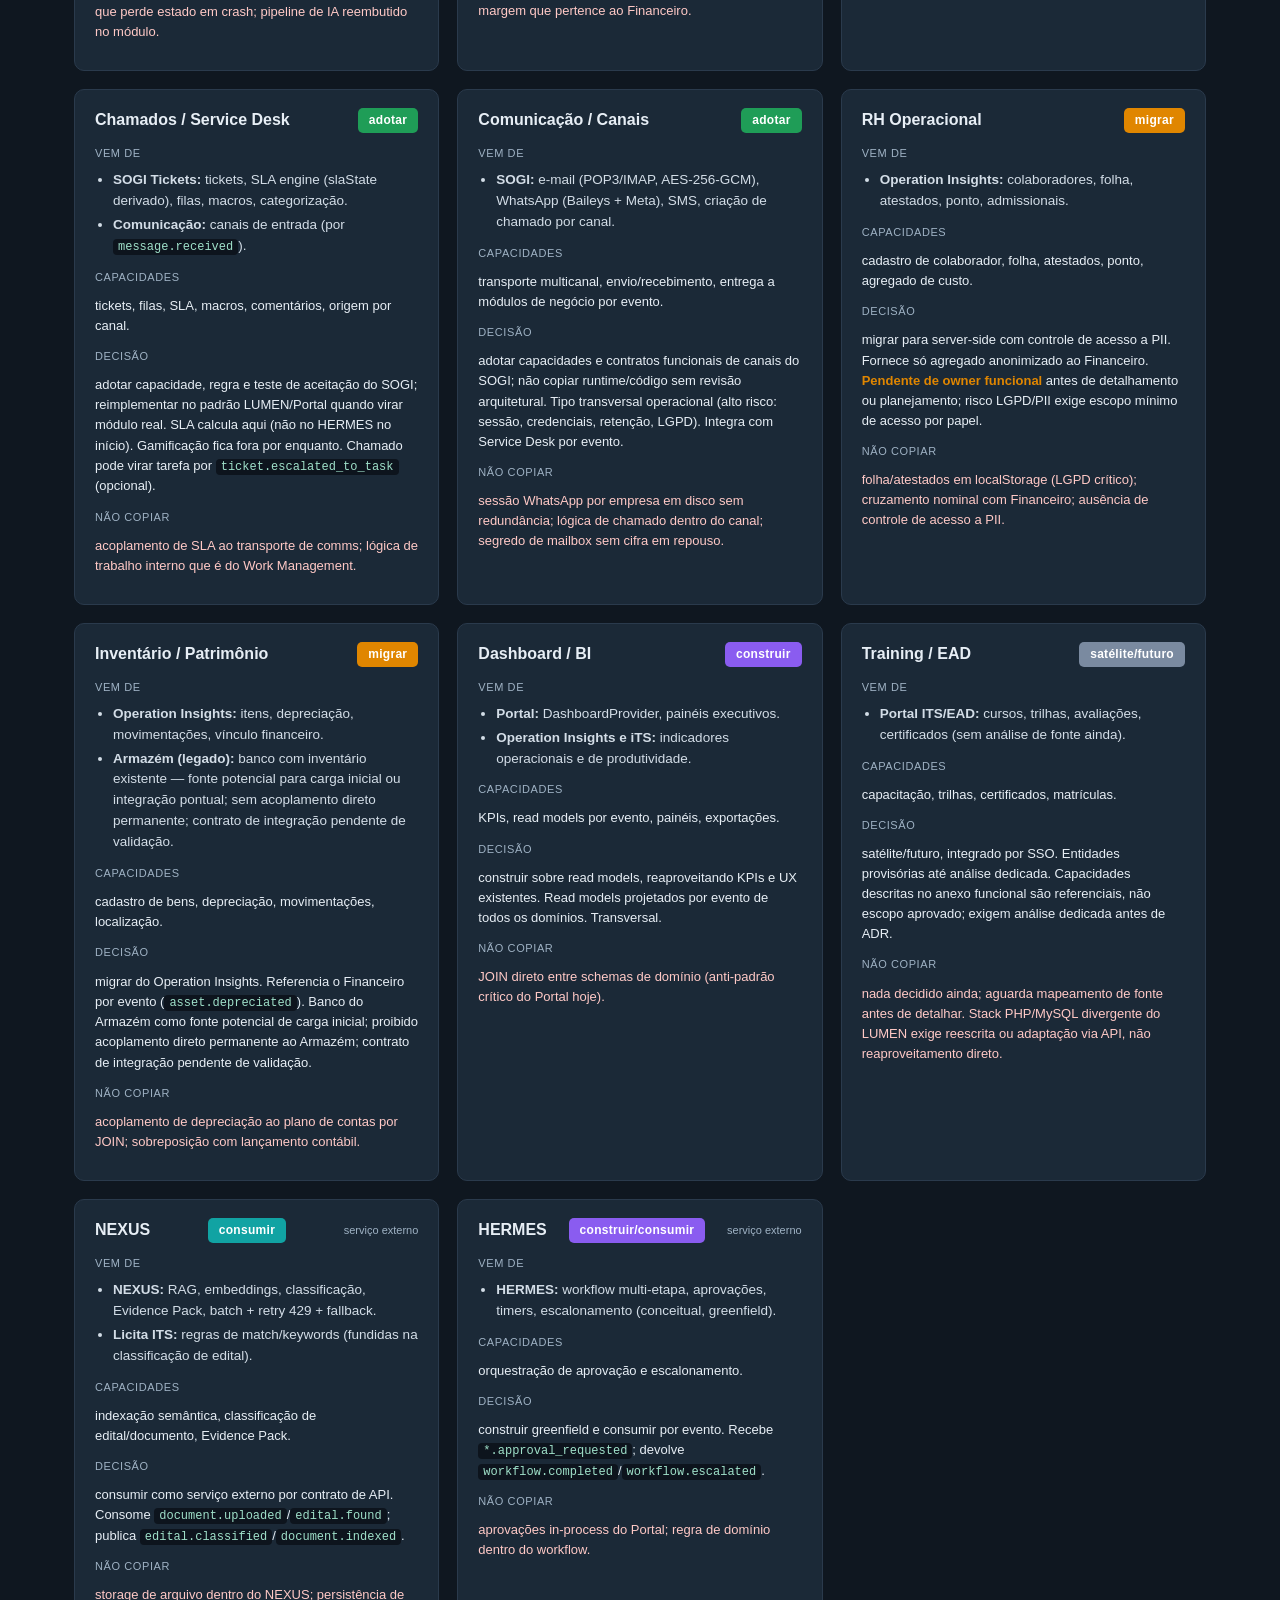
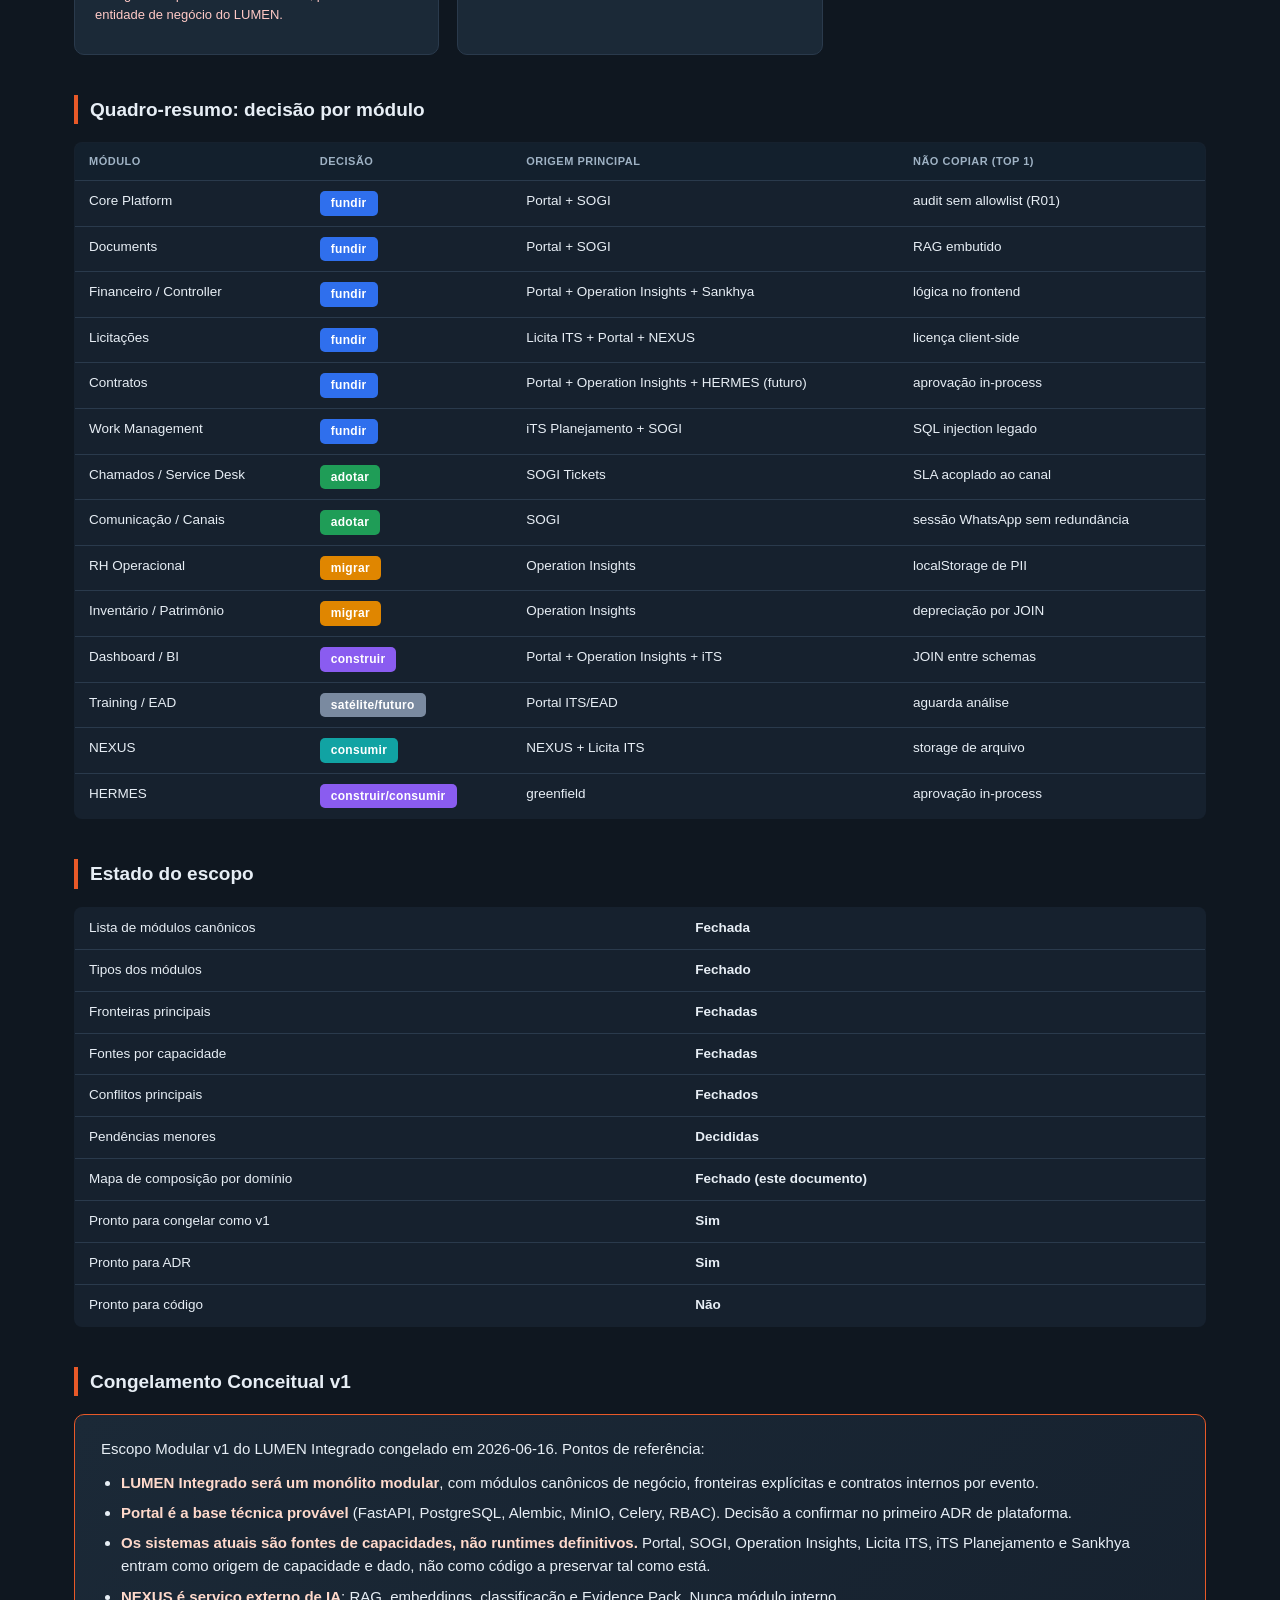
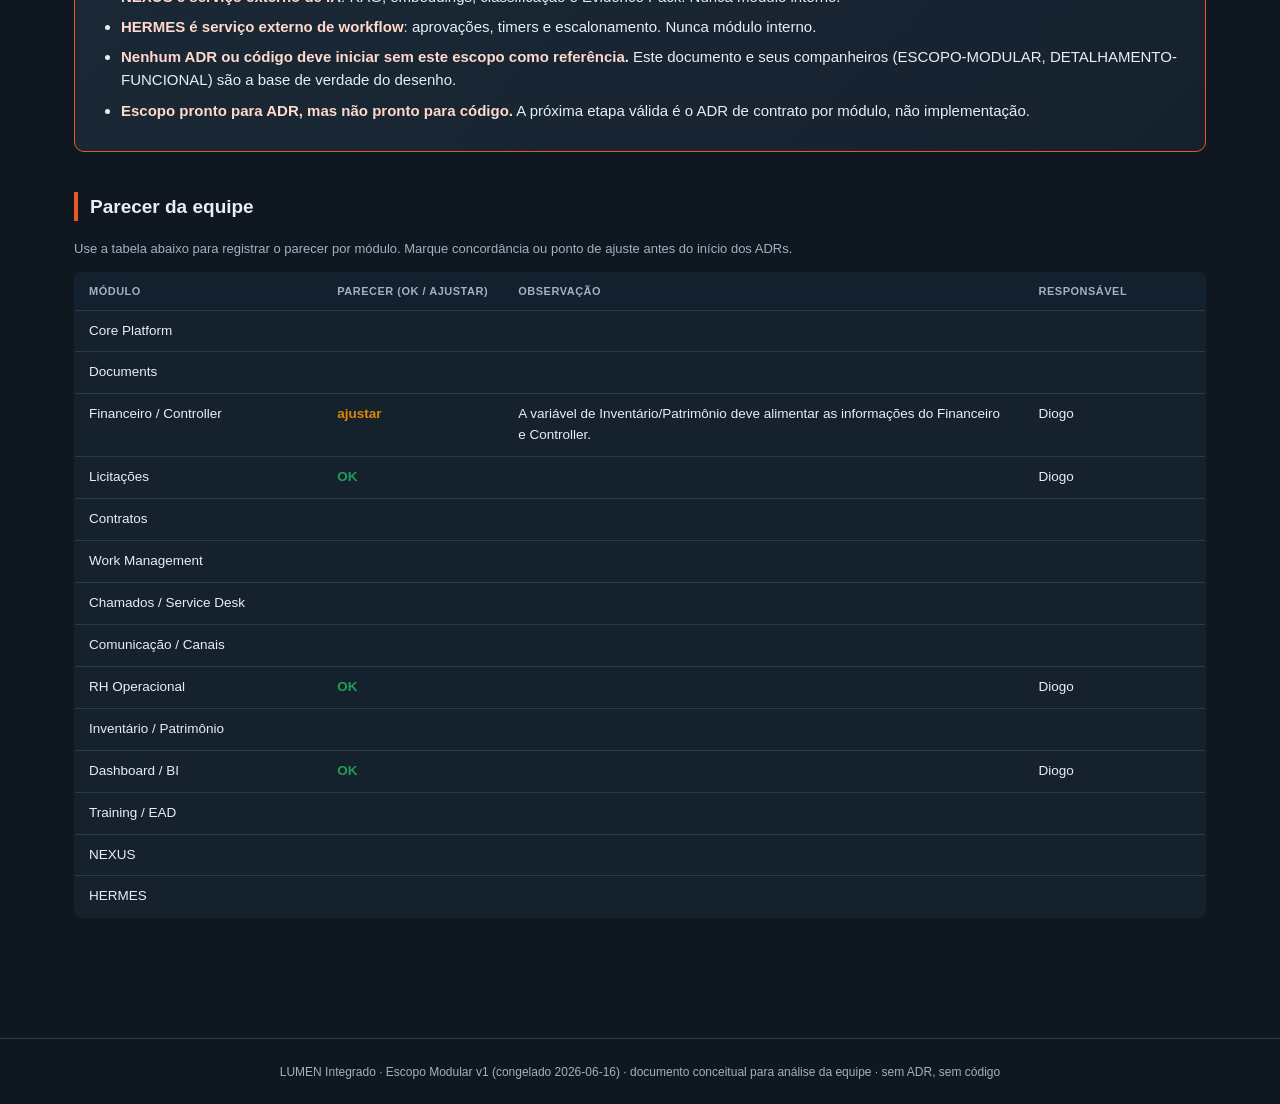
<file: extras/matriz-composicao-dominio.html>
<!DOCTYPE html>
<html lang="pt-BR">
<head>
<meta charset="UTF-8">
<meta name="viewport" content="width=device-width, initial-scale=1.0">
<title>Matriz de Composição por Domínio — LUMEN Integrado (Escopo Modular v1)</title>
<style>
  :root{
    --bg:#0f1720; --panel:#16212e; --card:#1b2937; --line:#2a3a4c;
    --text:#e7eef5; --muted:#9fb2c4; --accent:#183c5a; --accent2:#E85928;
    --fundir:#2f6fed; --adotar:#1f9d57; --migrar:#e08600; --construir:#8a5cf0;
    --consumir:#11a3a3; --satelite:#7a8aa0; --danger:#e0524f;
  }
  *{box-sizing:border-box}
  body{margin:0;background:var(--bg);color:var(--text);font:15px/1.55 -apple-system,Segoe UI,Roboto,Arial,sans-serif}
  header{background:linear-gradient(135deg,#183c5a,#0f1720);padding:34px 40px;border-bottom:3px solid var(--accent2)}
  header h1{margin:0 0 6px;font-size:24px}
  header .sub{color:var(--muted);font-size:14px;max-width:900px}
  header .meta{margin-top:14px;display:flex;gap:10px;flex-wrap:wrap}
  .pill{background:#0f1720;border:1px solid var(--line);color:var(--muted);padding:4px 12px;border-radius:20px;font-size:12px}
  .pill.frozen{border-color:var(--accent2);color:#ffd9cb}
  main{max-width:1180px;margin:0 auto;padding:30px 24px 80px}
  section{margin-bottom:40px}
  h2{font-size:19px;border-left:4px solid var(--accent2);padding-left:12px;margin:0 0 18px}
  .legend{display:flex;flex-wrap:wrap;gap:10px;margin-bottom:8px}
  .badge{display:inline-block;padding:3px 11px;border-radius:5px;font-size:12px;font-weight:700;color:#fff;letter-spacing:.3px}
  .b-fundir{background:var(--fundir)} .b-adotar{background:var(--adotar)}
  .b-migrar{background:var(--migrar)} .b-construir{background:var(--construir)}
  .b-consumir{background:var(--consumir)} .b-satelite{background:var(--satelite)}
  .grid{display:grid;grid-template-columns:repeat(auto-fill,minmax(360px,1fr));gap:18px}
  .card{background:var(--card);border:1px solid var(--line);border-radius:10px;padding:18px 20px}
  .card h3{margin:0 0 4px;font-size:16px;display:flex;align-items:center;justify-content:space-between;gap:8px}
  .card .ext{font-size:11px;color:var(--muted);font-weight:400}
  .card .decision{margin:10px 0;font-size:13px}
  .card ul{margin:8px 0 0;padding-left:18px}
  .card li{margin:3px 0;font-size:13.5px;color:#d3dde7}
  .lbl{color:var(--muted);font-size:11px;text-transform:uppercase;letter-spacing:.6px;margin-top:12px;display:block}
  .nocopy{color:#ffc9c6}
  code{background:#0d141d;padding:1px 5px;border-radius:4px;font-size:12px;color:#9fe0c9}
  table{width:100%;border-collapse:collapse;background:var(--panel);border:1px solid var(--line);border-radius:8px;overflow:hidden}
  th,td{text-align:left;padding:10px 14px;border-bottom:1px solid var(--line);font-size:13.5px;vertical-align:top}
  th{background:#13202d;color:var(--muted);text-transform:uppercase;font-size:11px;letter-spacing:.5px}
  tr:last-child td{border-bottom:none}
  .freeze{background:linear-gradient(135deg,#1b2937,#16212e);border:1px solid var(--accent2);border-radius:10px;padding:22px 26px}
  .freeze ul{margin:10px 0 0;padding-left:20px}
  .freeze li{margin:7px 0}
  .freeze strong{color:#ffd9cb}
  .parecer-note{color:var(--muted);font-size:13px;margin-bottom:12px}
  footer{color:var(--muted);font-size:12px;text-align:center;padding:24px;border-top:1px solid var(--line)}
  @media print{body{background:#fff;color:#111}.card,table,.freeze{break-inside:avoid}header{background:#183c5a}}
</style>
</head>
<body>
<header>
  <h1>Matriz de Composição por Domínio — LUMEN Integrado</h1>
  <div class="sub">Peça decisória do Escopo Modular v1. Para cada módulo: o que vem de cada origem, a decisão de composição e o que <b>não</b> copiar. Documento conceitual, sem ADR, sem plano técnico, sem código.</div>
  <div class="meta">
    <span class="pill frozen">Escopo Modular v1 — CONGELADO</span>
    <span class="pill">Data: 2026-06-16</span>
    <span class="pill">14 módulos canônicos</span>
    <span class="pill">Pronto para ADR · não para código</span>
  </div>
</header>
<main>

  <section>
    <h2>Legenda de decisão</h2>
    <div class="legend">
      <span><span class="badge b-fundir">fundir</span> domínio único a partir de várias fontes</span>
      <span><span class="badge b-adotar">adotar</span> adotar capacidade, regra e teste de aceitação da fonte madura; reimplementar no padrão LUMEN (não copiar código)</span>
      <span><span class="badge b-migrar">migrar</span> mesma capacidade, mudar de camada/storage</span>
      <span><span class="badge b-construir">construir</span> greenfield</span>
      <span><span class="badge b-consumir">consumir</span> fronteira externa por evento</span>
      <span><span class="badge b-satelite">satélite</span> futuro, aguarda análise</span>
    </div>
    <p style="font-size:12px;color:var(--muted);margin-top:12px;padding:10px 14px;background:var(--panel);border:1px solid var(--line);border-radius:6px"><b style="color:var(--text)">Vocabulário obrigatório:</b> "adotar" neste documento significa adotar capacidade, regra, contrato funcional e teste de aceitação da fonte madura. Não significa copiar código, runtime ou modelo de dados sem revisão arquitetural. Todo módulo com decisão "adotar" deve ser reimplementado no padrão LUMEN.</p>
  </section>

  <section>
    <h2>Composição por módulo</h2>
    <div class="grid">

      <div class="card">
        <h3>Core Platform <span class="badge b-fundir">fundir</span></h3>
        <span class="lbl">Vem de</span>
        <ul>
          <li><b>Portal:</b> auth/sessão/token, RBAC granular, auditoria particionada, multi-tenancy por <code>company_id</code>.</li>
          <li><b>SOGI:</b> matriz módulo×nível, module registry, rotação de refresh por jti, MFA (hoje stub).</li>
        </ul>
        <span class="lbl">Capacidades</span>
        <div class="decision">identidade, acesso, isolamento por empresa, auditoria, registro de módulos, notificação in-app.</div>
        <span class="lbl">Decisão</span>
        <div class="decision">fundir num único Core de plataforma. RBAC granular do Portal + matriz módulo×nível do SOGI. Trava: Core não contém regra de domínio.</div>
        <span class="lbl">Não copiar</span>
        <div class="decision nocopy">audit sem allowlist (R01); multi-tenancy sem enforcement (R02); <b style="color:#e0524f">decisão crítica pendente:</b> MFA funcional precisa ter tecnologia, política por perfil/risco e prazo definidos antes da expansão relevante de módulos sensíveis; lógica de negócio embutida no Core.</div>
      </div>

      <div class="card">
        <h3>Documents <span class="badge b-fundir">fundir</span></h3>
        <span class="lbl">Vem de</span>
        <ul>
          <li><b>Portal:</b> storage MinIO, anexos, vínculo a entidades de negócio.</li>
          <li><b>SOGI:</b> modelo de versão e permissão por documento.</li>
        </ul>
        <span class="lbl">Capacidades</span>
        <div class="decision">upload/download, versionamento, permissão por documento, evidências, exposição de arquivo para indexação externa.</div>
        <span class="lbl">Decisão</span>
        <div class="decision">fundir storage do Portal com versão/permissão do SOGI. Documents publica o arquivo; NEXUS consome.</div>
        <span class="lbl">Não copiar</span>
        <div class="decision nocopy">RAG dentro do Documents; permissão de documento que diverge do RBAC central.</div>
      </div>

      <div class="card">
        <h3>Financeiro / Controller <span class="badge b-fundir">fundir</span></h3>
        <span class="lbl">Vem de</span>
        <ul>
          <li><b>Portal:</b> DRE atual, workflow financeiro, telas existentes.</li>
          <li><b>Operation Insights:</b> fórmulas EBITDA/margem, OBZ (nuclei→packages→variables), plano de contas 1.x–5.x, operation_financials.</li>
          <li><b>Sankhya:</b> origem ERP via erp_integration.</li>
        </ul>
        <span class="lbl">Capacidades</span>
        <div class="decision">DRE, resultado por operação/contrato, OBZ, plano de contas, provisões, fechamento, integração ERP.</div>
        <span class="lbl">Decisão</span>
        <div class="decision">fundir em domínio único. Fórmulas do Operation Insights como fonte de verdade. DRE é saída do Financeiro, não módulo à parte. Recebe agregado de RH, nunca folha nominal. Aprovações orçamentárias podem consumir HERMES futuramente; fora do escopo inicial se HERMES não estiver disponível.</div>
        <span class="lbl">Não copiar</span>
        <div class="decision nocopy">lógica financeira no frontend; anon key hardcoded; sessão Sankhya singleton; acesso direto a Supabase; cruzamento nominal com RH.</div>
      </div>

      <div class="card">
        <h3>Licitações <span class="badge b-fundir">fundir</span></h3>
        <span class="lbl">Vem de</span>
        <ul>
          <li><b>Portal:</b> fluxo/UI, certidões, favoritos.</li>
          <li><b>Licita ITS:</b> filtro editorial (<code>isEditalLicitacao</code>, <code>matchesAnyKeyword</code>), keywords, ingestão PNCP/DOU, batch + retry 429.</li>
          <li><b>NEXUS:</b> classificação semântica de edital (por evento).</li>
        </ul>
        <span class="lbl">Capacidades</span>
        <div class="decision">monitoramento de oportunidades, filtro, keywords, certidões, alertas, classificação por IA.</div>
        <span class="lbl">Decisão</span>
        <div class="decision">fundir filtro do Licita ITS com fluxo do Portal; classificação delegada ao NEXUS. Licitação termina onde o contrato começa (<code>edital.matched</code> → Contratos).</div>
        <span class="lbl">Não copiar</span>
        <div class="decision nocopy">licença client-side do Licita ITS; agendador in-process que perde estado em crash; pipeline de IA reembutido no módulo.</div>
      </div>

      <div class="card">
        <h3>Contratos <span class="badge b-fundir">fundir</span></h3>
        <span class="lbl">Vem de</span>
        <ul>
          <li><b>Portal:</b> ciclo de vida, aditivos, vigências, alertas.</li>
          <li><b>Operation Insights:</b> margem e resultado por contrato.</li>
          <li><b>HERMES (futuro):</b> orquestração de aprovação (por evento).</li>
        </ul>
        <span class="lbl">Capacidades</span>
        <div class="decision">contratos, aditivos, vigências/vencimentos, threshold de aprovação, resultado por contrato.</div>
        <span class="lbl">Decisão</span>
        <div class="decision">fundir ciclo de vida do Portal Contratos + margem do Operation Insights + aprovação do HERMES (futuro) num domínio único. Origem por <code>edital.matched</code>; resultado postado ao Financeiro.</div>
        <span class="lbl">Não copiar</span>
        <div class="decision nocopy">workflow de aprovação in-process; acoplamento contrato↔licitação↔financeiro por JOIN; recálculo de margem que pertence ao Financeiro.</div>
      </div>

      <div class="card">
        <h3>Work Management <span class="badge b-fundir">fundir</span></h3>
        <span class="lbl">Vem de</span>
        <ul>
          <li><b>iTS Planejamento:</b> Kanban completo (KambanFlow), time tracking, workload, automação.</li>
          <li><b>SOGI Projects:</b> WIP limit, projetos.</li>
        </ul>
        <span class="lbl">Capacidades</span>
        <div class="decision">projetos, Kanban, checklists, time tracking, workload, automação de fluxo.</div>
        <span class="lbl">Decisão</span>
        <div class="decision">fundir Kanban do iTS Planejamento (mais completo) + WIP/projetos do SOGI Projects num modelo Kanban único.</div>
        <span class="lbl">Não copiar</span>
        <div class="decision nocopy">SQL injection do legado iTS; dois modelos Kanban concorrentes; fusão de tarefa com chamado.</div>
      </div>

      <div class="card">
        <h3>Chamados / Service Desk <span class="badge b-adotar">adotar</span></h3>
        <span class="lbl">Vem de</span>
        <ul>
          <li><b>SOGI Tickets:</b> tickets, SLA engine (slaState derivado), filas, macros, categorização.</li>
          <li><b>Comunicação:</b> canais de entrada (por <code>message.received</code>).</li>
        </ul>
        <span class="lbl">Capacidades</span>
        <div class="decision">tickets, filas, SLA, macros, comentários, origem por canal.</div>
        <span class="lbl">Decisão</span>
        <div class="decision">adotar capacidade, regra e teste de aceitação do SOGI; reimplementar no padrão LUMEN/Portal quando virar módulo real. SLA calcula aqui (não no HERMES no início). Gamificação fica fora por enquanto. Chamado pode virar tarefa por <code>ticket.escalated_to_task</code> (opcional).</div>
        <span class="lbl">Não copiar</span>
        <div class="decision nocopy">acoplamento de SLA ao transporte de comms; lógica de trabalho interno que é do Work Management.</div>
      </div>

      <div class="card">
        <h3>Comunicação / Canais <span class="badge b-adotar">adotar</span></h3>
        <span class="lbl">Vem de</span>
        <ul>
          <li><b>SOGI:</b> e-mail (POP3/IMAP, AES-256-GCM), WhatsApp (Baileys + Meta), SMS, criação de chamado por canal.</li>
        </ul>
        <span class="lbl">Capacidades</span>
        <div class="decision">transporte multicanal, envio/recebimento, entrega a módulos de negócio por evento.</div>
        <span class="lbl">Decisão</span>
        <div class="decision">adotar capacidades e contratos funcionais de canais do SOGI; não copiar runtime/código sem revisão arquitetural. Tipo transversal operacional (alto risco: sessão, credenciais, retenção, LGPD). Integra com Service Desk por evento.</div>
        <span class="lbl">Não copiar</span>
        <div class="decision nocopy">sessão WhatsApp por empresa em disco sem redundância; lógica de chamado dentro do canal; segredo de mailbox sem cifra em repouso.</div>
      </div>

      <div class="card">
        <h3>RH Operacional <span class="badge b-migrar">migrar</span></h3>
        <span class="lbl">Vem de</span>
        <ul>
          <li><b>Operation Insights:</b> colaboradores, folha, atestados, ponto, admissionais.</li>
        </ul>
        <span class="lbl">Capacidades</span>
        <div class="decision">cadastro de colaborador, folha, atestados, ponto, agregado de custo.</div>
        <span class="lbl">Decisão</span>
        <div class="decision">migrar para server-side com controle de acesso a PII. Fornece só agregado anonimizado ao Financeiro. <b style="color:#e08600">Pendente de owner funcional</b> antes de detalhamento ou planejamento; risco LGPD/PII exige escopo mínimo de acesso por papel.</div>
        <span class="lbl">Não copiar</span>
        <div class="decision nocopy">folha/atestados em localStorage (LGPD crítico); cruzamento nominal com Financeiro; ausência de controle de acesso a PII.</div>
      </div>

      <div class="card">
        <h3>Inventário / Patrimônio <span class="badge b-migrar">migrar</span></h3>
        <span class="lbl">Vem de</span>
        <ul>
          <li><b>Operation Insights:</b> itens, depreciação, movimentações, vínculo financeiro.</li>
          <li><b>Armazém (legado):</b> banco com inventário existente — fonte potencial para carga inicial ou integração pontual; sem acoplamento direto permanente; contrato de integração pendente de validação.</li>
        </ul>
        <span class="lbl">Capacidades</span>
        <div class="decision">cadastro de bens, depreciação, movimentações, localização.</div>
        <span class="lbl">Decisão</span>
        <div class="decision">migrar do Operation Insights. Referencia o Financeiro por evento (<code>asset.depreciated</code>). Banco do Armazém como fonte potencial de carga inicial; proibido acoplamento direto permanente ao Armazém; contrato de integração pendente de validação.</div>
        <span class="lbl">Não copiar</span>
        <div class="decision nocopy">acoplamento de depreciação ao plano de contas por JOIN; sobreposição com lançamento contábil.</div>
      </div>

      <div class="card">
        <h3>Dashboard / BI <span class="badge b-construir">construir</span></h3>
        <span class="lbl">Vem de</span>
        <ul>
          <li><b>Portal:</b> DashboardProvider, painéis executivos.</li>
          <li><b>Operation Insights e iTS:</b> indicadores operacionais e de produtividade.</li>
        </ul>
        <span class="lbl">Capacidades</span>
        <div class="decision">KPIs, read models por evento, painéis, exportações.</div>
        <span class="lbl">Decisão</span>
        <div class="decision">construir sobre read models, reaproveitando KPIs e UX existentes. Read models projetados por evento de todos os domínios. Transversal.</div>
        <span class="lbl">Não copiar</span>
        <div class="decision nocopy">JOIN direto entre schemas de domínio (anti-padrão crítico do Portal hoje).</div>
      </div>

      <div class="card">
        <h3>Training / EAD <span class="badge b-satelite">satélite/futuro</span></h3>
        <span class="lbl">Vem de</span>
        <ul>
          <li><b>Portal ITS/EAD:</b> cursos, trilhas, avaliações, certificados (sem análise de fonte ainda).</li>
        </ul>
        <span class="lbl">Capacidades</span>
        <div class="decision">capacitação, trilhas, certificados, matrículas.</div>
        <span class="lbl">Decisão</span>
        <div class="decision">satélite/futuro, integrado por SSO. Entidades provisórias até análise dedicada. Capacidades descritas no anexo funcional são referenciais, não escopo aprovado; exigem análise dedicada antes de ADR.</div>
        <span class="lbl">Não copiar</span>
        <div class="decision nocopy">nada decidido ainda; aguarda mapeamento de fonte antes de detalhar. Stack PHP/MySQL divergente do LUMEN exige reescrita ou adaptação via API, não reaproveitamento direto.</div>
      </div>

      <div class="card">
        <h3>NEXUS <span class="badge b-consumir">consumir</span><span class="ext">serviço externo</span></h3>
        <span class="lbl">Vem de</span>
        <ul>
          <li><b>NEXUS:</b> RAG, embeddings, classificação, Evidence Pack, batch + retry 429 + fallback.</li>
          <li><b>Licita ITS:</b> regras de match/keywords (fundidas na classificação de edital).</li>
        </ul>
        <span class="lbl">Capacidades</span>
        <div class="decision">indexação semântica, classificação de edital/documento, Evidence Pack.</div>
        <span class="lbl">Decisão</span>
        <div class="decision">consumir como serviço externo por contrato de API. Consome <code>document.uploaded</code>/<code>edital.found</code>; publica <code>edital.classified</code>/<code>document.indexed</code>.</div>
        <span class="lbl">Não copiar</span>
        <div class="decision nocopy">storage de arquivo dentro do NEXUS; persistência de entidade de negócio do LUMEN.</div>
      </div>

      <div class="card">
        <h3>HERMES <span class="badge b-construir">construir/consumir</span><span class="ext">serviço externo</span></h3>
        <span class="lbl">Vem de</span>
        <ul>
          <li><b>HERMES:</b> workflow multi-etapa, aprovações, timers, escalonamento (conceitual, greenfield).</li>
        </ul>
        <span class="lbl">Capacidades</span>
        <div class="decision">orquestração de aprovação e escalonamento.</div>
        <span class="lbl">Decisão</span>
        <div class="decision">construir greenfield e consumir por evento. Recebe <code>*.approval_requested</code>; devolve <code>workflow.completed</code>/<code>workflow.escalated</code>.</div>
        <span class="lbl">Não copiar</span>
        <div class="decision nocopy">aprovações in-process do Portal; regra de domínio dentro do workflow.</div>
      </div>

    </div>
  </section>

  <section>
    <h2>Quadro-resumo: decisão por módulo</h2>
    <table>
      <thead><tr><th>Módulo</th><th>Decisão</th><th>Origem principal</th><th>Não copiar (top 1)</th></tr></thead>
      <tbody>
        <tr><td>Core Platform</td><td><span class="badge b-fundir">fundir</span></td><td>Portal + SOGI</td><td>audit sem allowlist (R01)</td></tr>
        <tr><td>Documents</td><td><span class="badge b-fundir">fundir</span></td><td>Portal + SOGI</td><td>RAG embutido</td></tr>
        <tr><td>Financeiro / Controller</td><td><span class="badge b-fundir">fundir</span></td><td>Portal + Operation Insights + Sankhya</td><td>lógica no frontend</td></tr>
        <tr><td>Licitações</td><td><span class="badge b-fundir">fundir</span></td><td>Licita ITS + Portal + NEXUS</td><td>licença client-side</td></tr>
        <tr><td>Contratos</td><td><span class="badge b-fundir">fundir</span></td><td>Portal + Operation Insights + HERMES (futuro)</td><td>aprovação in-process</td></tr>
        <tr><td>Work Management</td><td><span class="badge b-fundir">fundir</span></td><td>iTS Planejamento + SOGI</td><td>SQL injection legado</td></tr>
        <tr><td>Chamados / Service Desk</td><td><span class="badge b-adotar">adotar</span></td><td>SOGI Tickets</td><td>SLA acoplado ao canal</td></tr>
        <tr><td>Comunicação / Canais</td><td><span class="badge b-adotar">adotar</span></td><td>SOGI</td><td>sessão WhatsApp sem redundância</td></tr>
        <tr><td>RH Operacional</td><td><span class="badge b-migrar">migrar</span></td><td>Operation Insights</td><td>localStorage de PII</td></tr>
        <tr><td>Inventário / Patrimônio</td><td><span class="badge b-migrar">migrar</span></td><td>Operation Insights</td><td>depreciação por JOIN</td></tr>
        <tr><td>Dashboard / BI</td><td><span class="badge b-construir">construir</span></td><td>Portal + Operation Insights + iTS</td><td>JOIN entre schemas</td></tr>
        <tr><td>Training / EAD</td><td><span class="badge b-satelite">satélite/futuro</span></td><td>Portal ITS/EAD</td><td>aguarda análise</td></tr>
        <tr><td>NEXUS</td><td><span class="badge b-consumir">consumir</span></td><td>NEXUS + Licita ITS</td><td>storage de arquivo</td></tr>
        <tr><td>HERMES</td><td><span class="badge b-construir">construir/consumir</span></td><td>greenfield</td><td>aprovação in-process</td></tr>
      </tbody>
    </table>
  </section>

  <section>
    <h2>Estado do escopo</h2>
    <table>
      <tbody>
        <tr><td>Lista de módulos canônicos</td><td><b>Fechada</b></td></tr>
        <tr><td>Tipos dos módulos</td><td><b>Fechado</b></td></tr>
        <tr><td>Fronteiras principais</td><td><b>Fechadas</b></td></tr>
        <tr><td>Fontes por capacidade</td><td><b>Fechadas</b></td></tr>
        <tr><td>Conflitos principais</td><td><b>Fechados</b></td></tr>
        <tr><td>Pendências menores</td><td><b>Decididas</b></td></tr>
        <tr><td>Mapa de composição por domínio</td><td><b>Fechado (este documento)</b></td></tr>
        <tr><td>Pronto para congelar como v1</td><td><b>Sim</b></td></tr>
        <tr><td>Pronto para ADR</td><td><b>Sim</b></td></tr>
        <tr><td>Pronto para código</td><td><b>Não</b></td></tr>
      </tbody>
    </table>
  </section>

  <section>
    <h2>Congelamento Conceitual v1</h2>
    <div class="freeze">
      Escopo Modular v1 do LUMEN Integrado congelado em 2026-06-16. Pontos de referência:
      <ul>
        <li><strong>LUMEN Integrado será um monólito modular</strong>, com módulos canônicos de negócio, fronteiras explícitas e contratos internos por evento.</li>
        <li><strong>Portal é a base técnica provável</strong> (FastAPI, PostgreSQL, Alembic, MinIO, Celery, RBAC). Decisão a confirmar no primeiro ADR de plataforma.</li>
        <li><strong>Os sistemas atuais são fontes de capacidades, não runtimes definitivos.</strong> Portal, SOGI, Operation Insights, Licita ITS, iTS Planejamento e Sankhya entram como origem de capacidade e dado, não como código a preservar tal como está.</li>
        <li><strong>NEXUS é serviço externo de IA</strong>: RAG, embeddings, classificação e Evidence Pack. Nunca módulo interno.</li>
        <li><strong>HERMES é serviço externo de workflow</strong>: aprovações, timers e escalonamento. Nunca módulo interno.</li>
        <li><strong>Nenhum ADR ou código deve iniciar sem este escopo como referência.</strong> Este documento e seus companheiros (ESCOPO-MODULAR, DETALHAMENTO-FUNCIONAL) são a base de verdade do desenho.</li>
        <li><strong>Escopo pronto para ADR, mas não pronto para código.</strong> A próxima etapa válida é o ADR de contrato por módulo, não implementação.</li>
      </ul>
    </div>
  </section>

  <section>
    <h2>Parecer da equipe</h2>
    <div class="parecer-note">Use a tabela abaixo para registrar o parecer por módulo. Marque concordância ou ponto de ajuste antes do início dos ADRs.</div>
    <table>
      <thead><tr><th style="width:22%">Módulo</th><th style="width:16%">Parecer (OK / ajustar)</th><th>Observação</th><th style="width:16%">Responsável</th></tr></thead>
      <tbody>
        <tr><td>Core Platform</td><td>&nbsp;</td><td>&nbsp;</td><td>&nbsp;</td></tr>
        <tr><td>Documents</td><td>&nbsp;</td><td>&nbsp;</td><td>&nbsp;</td></tr>
        <tr><td>Financeiro / Controller</td><td><b style="color:#e08600">ajustar</b></td><td>A variável de Inventário/Patrimônio deve alimentar as informações do Financeiro e Controller.</td><td>Diogo</td></tr>
        <tr><td>Licitações</td><td><b style="color:#1f9d57">OK</b></td><td>&nbsp;</td><td>Diogo</td></tr>
        <tr><td>Contratos</td><td>&nbsp;</td><td>&nbsp;</td><td>&nbsp;</td></tr>
        <tr><td>Work Management</td><td>&nbsp;</td><td>&nbsp;</td><td>&nbsp;</td></tr>
        <tr><td>Chamados / Service Desk</td><td>&nbsp;</td><td>&nbsp;</td><td>&nbsp;</td></tr>
        <tr><td>Comunicação / Canais</td><td>&nbsp;</td><td>&nbsp;</td><td>&nbsp;</td></tr>
        <tr><td>RH Operacional</td><td><b style="color:#1f9d57">OK</b></td><td>&nbsp;</td><td>Diogo</td></tr>
        <tr><td>Inventário / Patrimônio</td><td>&nbsp;</td><td>&nbsp;</td><td>&nbsp;</td></tr>
        <tr><td>Dashboard / BI</td><td><b style="color:#1f9d57">OK</b></td><td>&nbsp;</td><td>Diogo</td></tr>
        <tr><td>Training / EAD</td><td>&nbsp;</td><td>&nbsp;</td><td>&nbsp;</td></tr>
        <tr><td>NEXUS</td><td>&nbsp;</td><td>&nbsp;</td><td>&nbsp;</td></tr>
        <tr><td>HERMES</td><td>&nbsp;</td><td>&nbsp;</td><td>&nbsp;</td></tr>
      </tbody>
    </table>
  </section>

</main>
<footer>LUMEN Integrado · Escopo Modular v1 (congelado 2026-06-16) · documento conceitual para análise da equipe · sem ADR, sem código</footer>
</body>
</html>
</file>
